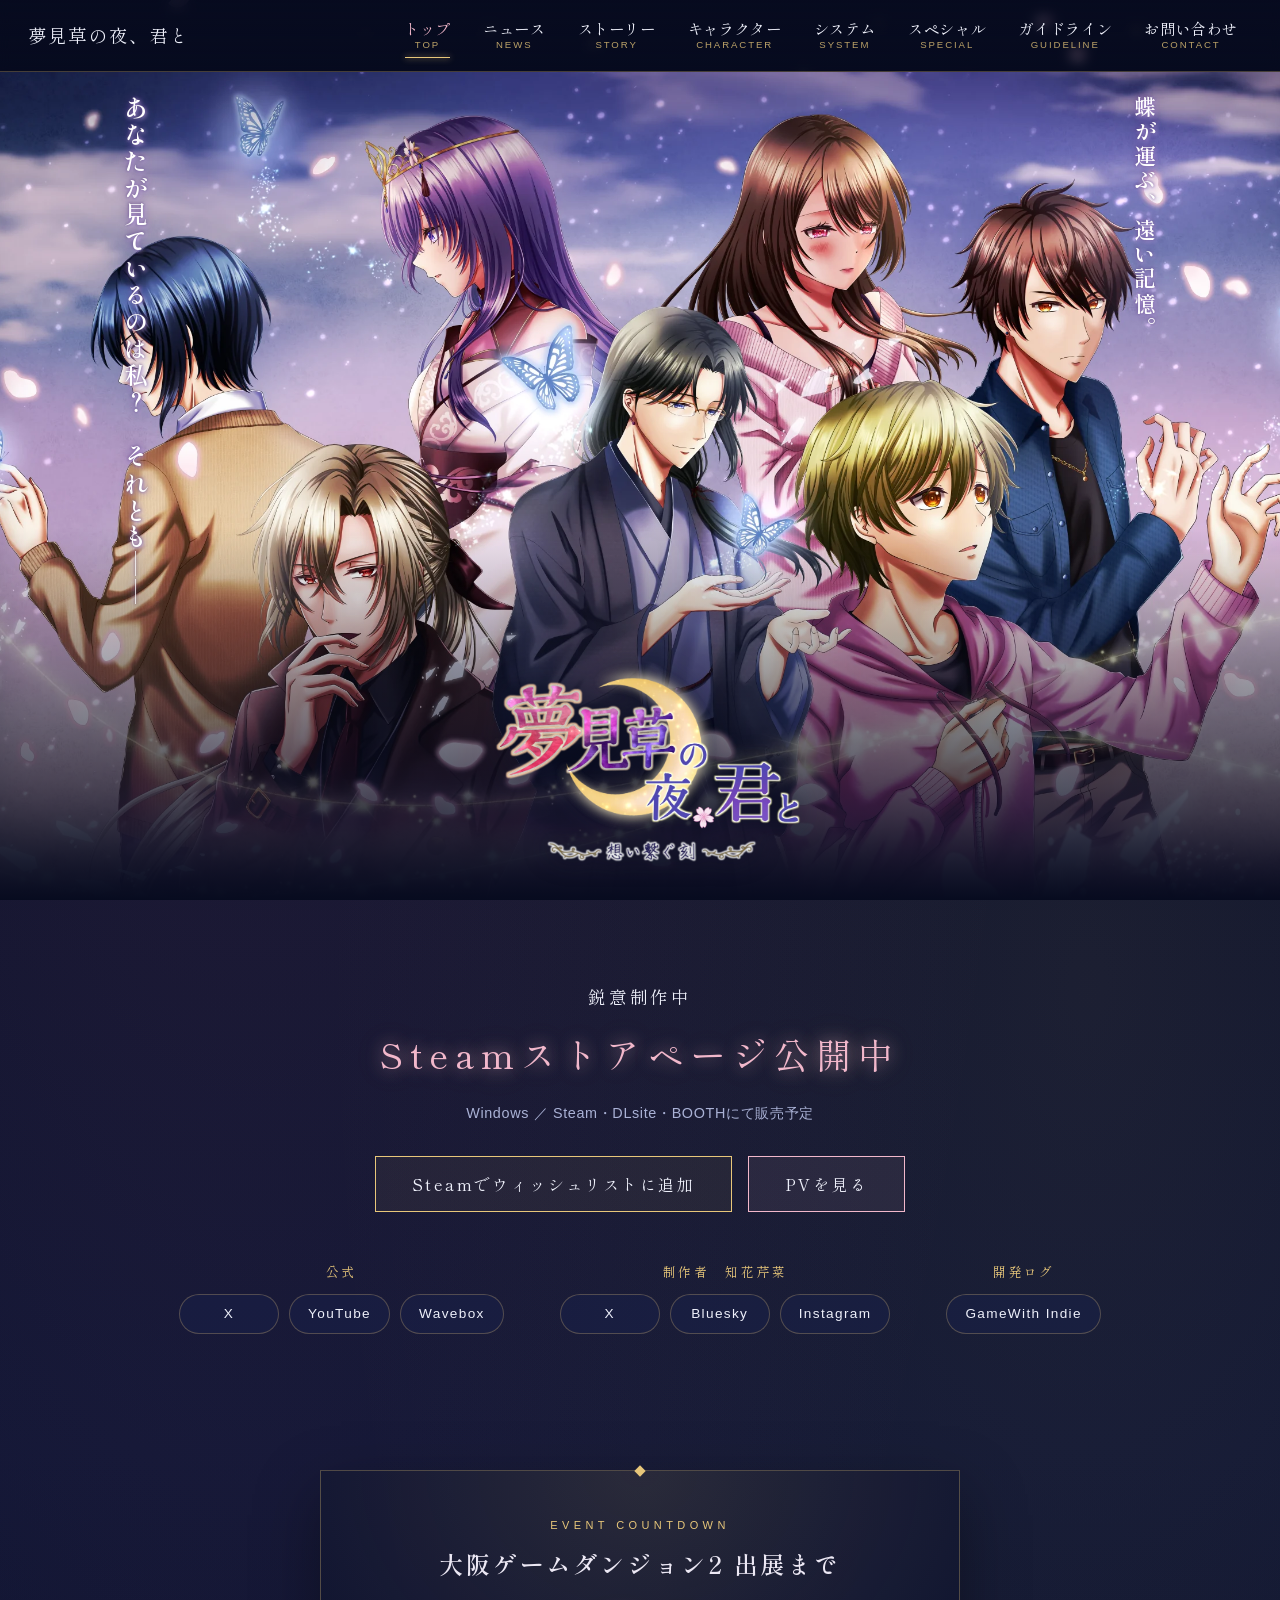
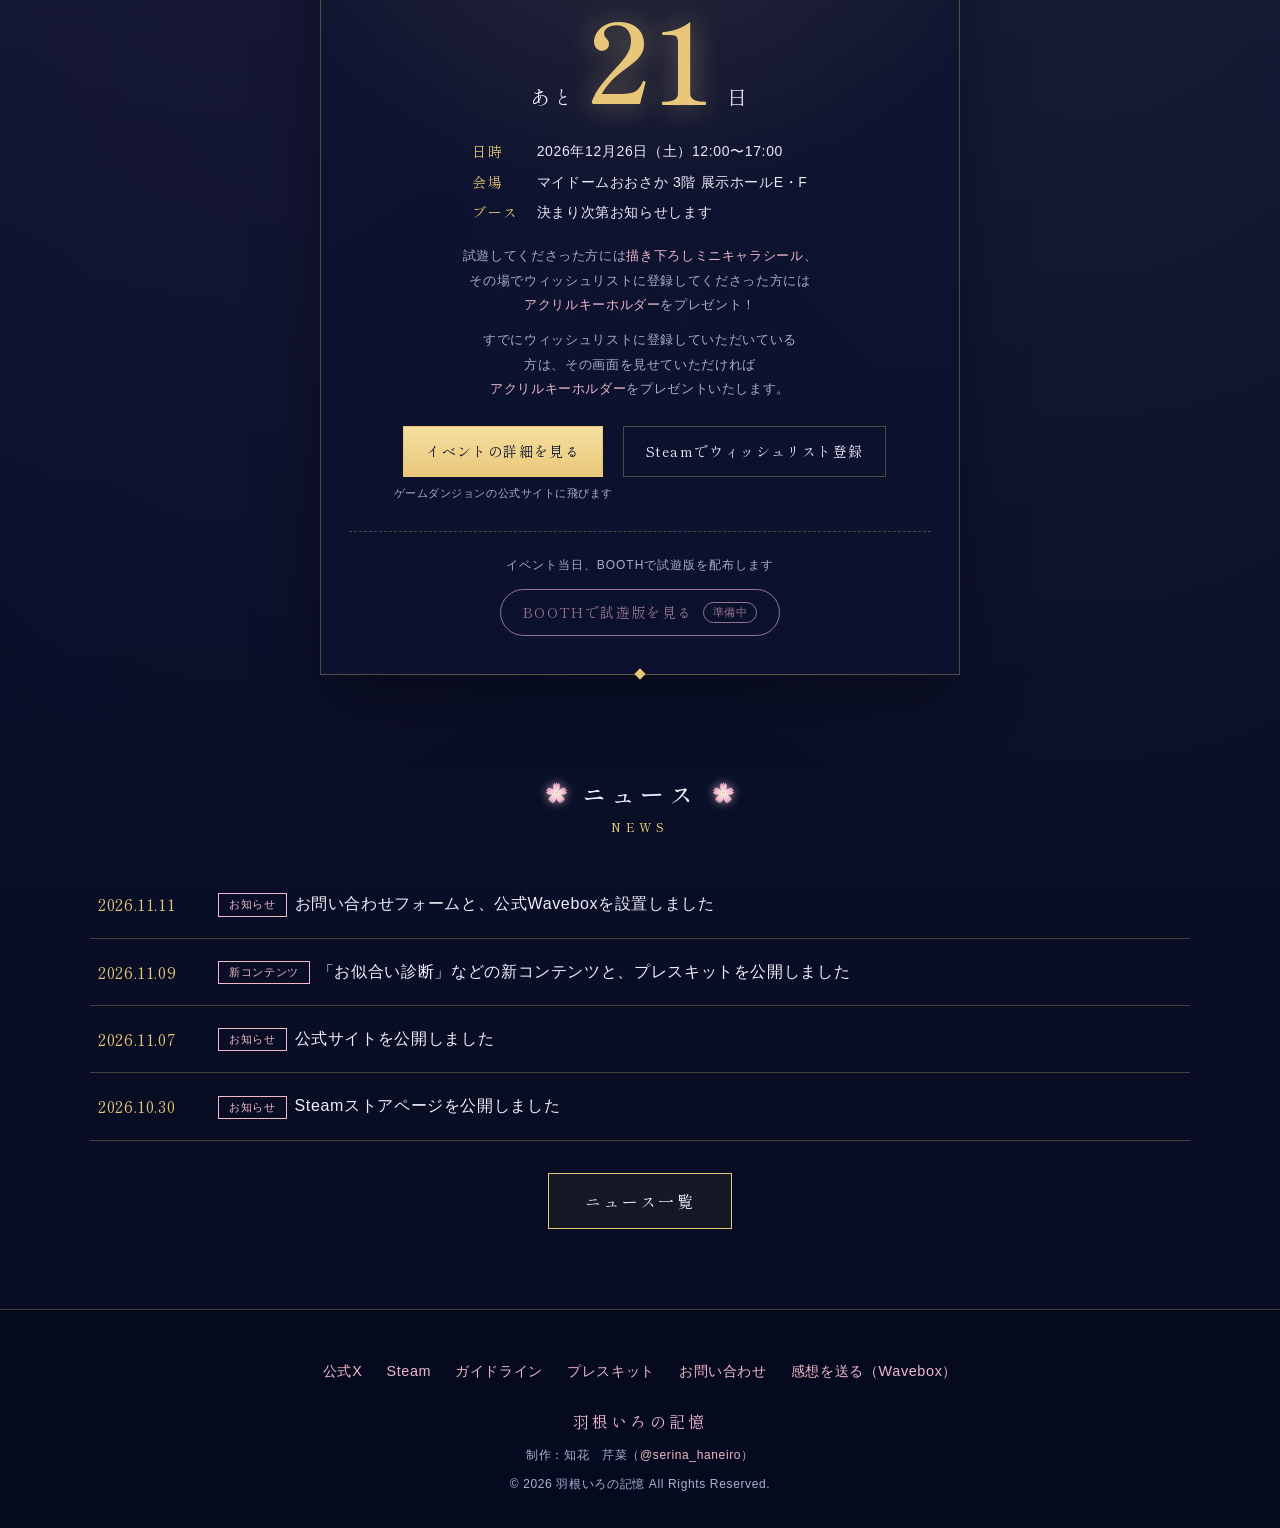
<file: index.html>
<!DOCTYPE html>
<html lang="ja">
<head>
  <meta charset="UTF-8">
  <meta name="viewport" content="width=device-width, initial-scale=1">
  <title>夢見草の夜、君と 公式サイト</title>
  <meta name="description" content="乙女ゲーム『夢見草の夜、君と ～想い繋ぐ刻～』公式サイト。前世と今世が交差する、夜桜の恋物語。">

  <!-- SNSでシェアされたときの表示（画像ができたら images/ogp.jpg を置いてください） -->
  <meta property="og:title" content="夢見草の夜、君と 公式サイト">
  <meta property="og:description" content="乙女ゲーム『夢見草の夜、君と ～想い繋ぐ刻～』公式サイト。前世と今世が交差する、夜桜の恋物語。">
  <meta property="og:type" content="website">
  <meta property="og:image" content="https://yumemigusanoyoru.github.io/yumemigusa/images/ogp.jpg">
  <meta name="twitter:card" content="summary_large_image">
  <meta property="og:site_name" content="夢見草の夜、君と 公式サイト">

  <!-- Googleに「このサイトの名前」を伝える -->
  <script type="application/ld+json">
  {
    "@context": "https://schema.org",
    "@type": "WebSite",
    "name": "夢見草の夜、君と 公式サイト",
    "alternateName": ["夢見草の夜、君と", "夢見草の夜、君と ～想い繋ぐ刻～"],
    "url": "https://yumemigusanoyoru.github.io/yumemigusa/"
  }
  </script>

  <!-- タブのアイコン（images/favicon.png を置くと表示されます） -->
  <link rel="icon" href="images/favicon.png?v=1">
  <link rel="apple-touch-icon" href="images/favicon.png?v=1">

  <link rel="preconnect" href="https://fonts.googleapis.com">
  <link rel="preconnect" href="https://fonts.gstatic.com" crossorigin>
  <link href="https://fonts.googleapis.com/css2?family=Shippori+Mincho:wght@400;500;600&family=Zen+Kaku+Gothic+New:wght@400;500&display=swap" rel="stylesheet">
  <link rel="stylesheet" href="css/style.css?v=19">
  <link rel="preload" as="image" href="images/kv.webp" media="(min-width: 769px)" fetchpriority="high">
  <link rel="preload" as="image" href="images/kv-sp.webp" media="(max-width: 768px)" fetchpriority="high">
</head>
<body>
  <canvas id="petals" aria-hidden="true"></canvas>

  <!-- ===== ヘッダー（全ページ共通） ===== -->
  <header class="site-header">
    <a href="index.html" class="site-logo">
      <!-- ロゴ画像ができたら、下の文字を <img src="images/title-logo.webp" alt="夢見草の夜、君と"> に置き換え -->
      夢見草の夜、君と
    </a>
    <button class="menu-toggle" aria-label="メニュー" aria-expanded="false">
      <span></span><span></span><span></span>
    </button>
    <nav class="global-nav">
      <ul>
        <li><a href="index.html">トップ<small>TOP</small></a></li>
        <li><a href="news.html">ニュース<small>NEWS</small></a></li>
        <li><a href="story.html">ストーリー<small>STORY</small></a></li>
        <li><a href="character.html">キャラクター<small>CHARACTER</small></a></li>
        <li><a href="system.html">システム<small>SYSTEM</small></a></li>
        <li><a href="special.html">スペシャル<small>SPECIAL</small></a></li>
        <li><a href="guideline.html">ガイドライン<small>GUIDELINE</small></a></li>
        <li><a href="contact.html">お問い合わせ<small>CONTACT</small></a></li>
      </ul>
    </nav>
  </header>

  <main>
    <!-- ===== キービジュアル ===== -->
    <section class="hero">
      <div class="hero-visual">
        <!-- キービジュアルができたら、下の div を
               <img src="images/kv.webp" alt="夢見草の夜、君と キービジュアル" fetchpriority="high">
             に置き換えてください -->
           <picture>
  <source media="(max-width: 768px)" srcset="images/kv-sp.webp">
  <img src="images/kv.webp" alt="夢見草の夜、君と キービジュアル">
</picture>
      </div>
      <p class="hero-catch hero-catch-left">あなたが見ているのは私？　それとも――</p>
      <p class="hero-catch hero-catch-right">蝶が運ぶ、遠い記憶。</p>
      <div class="hero-logo">
        <!-- タイトルロゴ画像ができたら、h1 と p を
             <img src="images/title-logo.webp" alt="夢見草の夜、君と ～想い繋ぐ刻～">
             に置き換えてください -->
                <h1><img src="images/title-logo.webp" alt="夢見草の夜、君と ～想い繋ぐ刻～"></h1>
      </div>
    </section>

    <!-- ===== 発売情報 ===== -->
    <section class="top-info container fade-in">
            <p class="release-text">鋭意制作中</p>
      <p class="steam-open">Steamストアページ公開中</p>
      <p class="platform-text">Windows ／ Steam・DLsite・BOOTHにて販売予定</p>
      <div class="btn-row">
        <!-- SteamストアページのURLに差し替えてください -->
        <a href="https://store.steampowered.com/app/4115570/" class="btn" target="_blank" rel="noopener">Steamでウィッシュリストに追加</a>
        <a href="special.html" class="btn btn-sakura">PVを見る</a>
      </div>
      <!-- SNSリンク -->
      <div class="sns-links">
        <div class="sns-group">
          <p class="sns-label">公式</p>
          <div class="sns-btns">
            <a class="sns-btn" href="https://x.com/yumemigusa_5052" target="_blank" rel="noopener">X</a>
            <a class="sns-btn" href="https://youtube.com/@yumemigusanoyorukimito" target="_blank" rel="noopener">YouTube</a>
            <a class="sns-btn" href="https://wavebox.me/wave/7bja4yynym2rl8wr/" target="_blank" rel="noopener">Wavebox</a>
          </div>
        </div>
        <div class="sns-group">
          <p class="sns-label">制作者　知花芹菜</p>
          <div class="sns-btns">
            <a class="sns-btn" href="https://x.com/serina_haneiro" target="_blank" rel="noopener">X</a>
            <a class="sns-btn" href="https://bsky.app/profile/miatann5861.bsky.social" target="_blank" rel="noopener">Bluesky</a>
            <a class="sns-btn" href="https://www.instagram.com/serina_haneiro/" target="_blank" rel="noopener">Instagram</a>
          </div>
        </div>
        <div class="sns-group">
          <p class="sns-label">開発ログ</p>
          <div class="sns-btns">
            <a class="sns-btn" href="https://indie.gamewith.jp/users/serina-haneiro" target="_blank" rel="noopener">GameWith Indie</a>
          </div>
        </div>
      </div>
    </section>

    <!-- ===== イベントカウントダウン ===== -->
    <div class="container">
      <!-- ===== 大阪ゲームダンジョン2 カウントダウン（ここから） =====
           index.html の、表示したい場所にこのブロックをまるごと貼り付けてください。
           ブース番号が決まったら、下の script 部分にある GD.booth に書き込むと表示されます。 -->
      <section class="gd-count fade-in" id="gd-count" aria-label="大阪ゲームダンジョン2までのカウントダウン">
        <i class="gd-gem gd-gem-t"></i><i class="gd-gem gd-gem-b"></i>
        <p class="gd-eyebrow">EVENT COUNTDOWN</p>
        <h2 class="gd-title" id="gd-title">大阪ゲームダンジョン2 出展まで</h2>

        <div class="gd-timer" id="gd-timer">
          <p class="gd-days"><span class="gd-label">あと</span><span class="gd-num" id="gd-d">--</span><span class="gd-label">日</span></p>
        </div>
        <p class="gd-message" id="gd-message" hidden></p>

        <dl class="gd-info">
          <dt>日時</dt><dd>2026年12月26日（土）12:00〜17:00</dd>
          <dt>会場</dt><dd>マイドームおおさか 3階 展示ホールE・F</dd>
          <dt>ブース</dt><dd id="gd-booth">決まり次第お知らせします</dd>
        </dl>
        <p class="gd-gift">試遊してくださった方には<b>描き下ろしミニキャラシール</b>、<br class="gd-br">その場でウィッシュリストに登録してくださった方には<b>アクリルキーホルダー</b>をプレゼント！</p>
        <p class="gd-gift gd-gift-sub">すでにウィッシュリストに登録していただいている方は、その画面を見せていただければ<b>アクリルキーホルダー</b>をプレゼントいたします。</p>

        <div class="gd-btns">
          <div class="gd-btn-wrap">
            <a class="gd-btn" href="https://tokyogamedungeon.com/" target="_blank" rel="noopener">イベントの詳細を見る</a>
            <small class="gd-note">ゲームダンジョンの公式サイトに飛びます</small>
          </div>
          <a class="gd-btn gd-btn-sub" href="https://store.steampowered.com/app/4115570/" target="_blank" rel="noopener">Steamでウィッシュリスト登録</a>
        </div>

        <!-- BOOTHで試遊版を配布（URLは下の script の GD.shop に入れると、自動でボタンが押せるようになります） -->
        <div class="gd-dl" id="gd-dl">
          <p class="gd-dl-label" id="gd-dl-label">イベント当日、BOOTHで試遊版を配布します</p>
          <span class="gd-dl-btn is-soon" id="gd-dl-btn" aria-disabled="true">BOOTHで試遊版を見る<span class="gd-dl-soon">準備中</span></span>
        </div>
      </section>

      <style>
        .gd-count {
          --gd-gold: var(--gold, #e8c879);
          --gd-sakura: var(--sakura, #f1b6c6);
          --gd-ink: #ece8f4;
          --gd-soft: #a9adc9;
          --gd-line: rgba(232, 200, 121, 0.3);
          --gd-title-font: var(--font-title, "Shippori Mincho", "Hiragino Mincho ProN", "Yu Mincho", serif);
          position: relative;
          max-width: 640px;
          margin: 56px auto;
          padding: 44px 28px 38px;
          text-align: center;
          color: var(--gd-ink);
          background:
            radial-gradient(90% 60% at 50% 0%, rgba(232, 200, 121, 0.12), transparent 70%),
            rgba(13, 19, 48, 0.72);
          border: 1px solid var(--gd-line);
          box-shadow: 0 24px 60px rgba(0, 0, 0, 0.35);
        }
        .gd-gem { position: absolute; left: 50%; width: 8px; height: 8px; background: var(--gd-gold); transform: translateX(-50%) rotate(45deg); }
        .gd-gem-t { top: -4px; } .gd-gem-b { bottom: -4px; }
        .gd-eyebrow { margin: 0; font-size: 11px; letter-spacing: 0.4em; color: var(--gd-gold); }
        .gd-title {
          margin: 10px 0 18px; font-family: var(--gd-title-font); font-weight: 600;
          font-size: clamp(19px, 4.6vw, 24px); letter-spacing: 0.12em; line-height: 1.5;
        }
        .gd-timer p { margin: 0; }
        .gd-days {
          display: flex; justify-content: center; align-items: baseline; gap: 10px;
          font-family: var(--gd-title-font); line-height: 1;
        }
        .gd-num {
          font-size: clamp(72px, 20vw, 112px); font-weight: 600; color: var(--gd-gold);
          font-variant-numeric: tabular-nums; letter-spacing: 0.02em;
          text-shadow: 0 0 28px rgba(232, 200, 121, 0.45);
        }
        .gd-label { font-size: clamp(16px, 4vw, 20px); color: var(--gd-ink); letter-spacing: 0.15em; }
        .gd-message {
          margin: 6px 0 4px; font-family: var(--gd-title-font); font-weight: 600;
          font-size: clamp(22px, 6vw, 30px); color: var(--gd-sakura); letter-spacing: 0.1em; line-height: 1.6;
          text-shadow: 0 0 22px rgba(241, 182, 198, 0.45);
        }
        .gd-info {
          display: grid; grid-template-columns: auto auto; justify-content: center; gap: 4px 18px;
          margin: 26px auto 18px; font-size: 14px; text-align: left;
        }
        .gd-info dt { color: var(--gd-gold); font-family: var(--gd-title-font); letter-spacing: 0.1em; }
        .gd-info dd { margin: 0; }
        .gd-gift { margin: 0 auto 24px; max-width: 32em; font-size: 13px; color: var(--gd-soft); line-height: 1.9; }
        .gd-gift b { color: var(--gd-sakura); font-weight: 500; }
        .gd-gift:has(+ .gd-gift-sub) { margin-bottom: 10px; }
        .gd-gift { text-wrap: balance; word-break: auto-phrase; }
        .gd-btns { display: flex; flex-wrap: wrap; justify-content: center; align-items: flex-start; gap: 10px; }
        .gd-btn-wrap { display: flex; flex-direction: column; align-items: center; gap: 6px; }
        .gd-note { font-size: 11px; color: var(--gd-soft); letter-spacing: 0.05em; }
        .gd-btn {
          display: inline-block; padding: 11px 22px; font-family: var(--gd-title-font); font-size: 14px;
          letter-spacing: 0.1em; text-decoration: none; color: #0d1330;
          background: linear-gradient(180deg, #f6dfa0, var(--gd-gold));
          border: 1px solid var(--gd-gold); transition: box-shadow .2s, transform .15s;
        }
        .gd-btn:hover { transform: translateY(-1px); box-shadow: 0 0 24px rgba(232, 200, 121, 0.4); }
        .gd-btn-sub { background: transparent; color: var(--gd-ink); border-color: var(--gd-line); }
        .gd-btn-sub:hover { border-color: var(--gd-sakura); box-shadow: none; }
        .gd-btn:focus-visible { outline: 2px solid var(--gd-sakura); outline-offset: 3px; }
        .gd-dl { margin-top: 28px; padding-top: 22px; border-top: 1px dashed var(--gd-line); }
        .gd-dl-label { margin: 0 0 12px; font-size: 12px; color: var(--gd-soft); letter-spacing: 0.08em; }
        .gd-dl-btn {
          display: inline-flex; align-items: center; gap: 10px; padding: 9px 22px;
          border: 1px solid var(--gd-sakura); border-radius: 999px;
          font-family: var(--gd-title-font); font-size: 14px; letter-spacing: 0.1em;
          text-decoration: none; color: var(--gd-sakura);
          transition: background .25s, box-shadow .25s; -webkit-tap-highlight-color: transparent;
        }
        @media (hover: hover) {
          a.gd-dl-btn:hover { background: rgba(241, 182, 198, 0.12); box-shadow: 0 0 16px rgba(241, 182, 198, 0.45); }
        }
        .gd-dl-btn:focus-visible { outline: 2px solid var(--gd-gold); outline-offset: 3px; }
        .gd-dl-btn.is-soon { opacity: 0.6; cursor: default; }
        .gd-dl-soon {
          padding: 0 9px; border: 1px solid var(--gd-sakura); border-radius: 999px;
          font-family: var(--font-body, sans-serif); font-size: 11px; line-height: 1.7; letter-spacing: 0.05em;
        }
        .gd-br { display: none; }
        @media (max-width: 520px) {
          .gd-count { margin: 40px auto; padding: 38px 18px 32px; }
          .gd-info { grid-template-columns: 1fr; gap: 0; text-align: center; }
          .gd-info dd { margin-bottom: 8px; }
          .gd-br { display: inline; }
        }
      </style>

      <script>
      (function () {
        /* ===== 設定（ここだけ書き換えればOK） ===== */
        const GD = {
          start: "2026-12-26T12:00:00+09:00",  // 開場（日本時間）
          end:   "2026-12-26T17:00:00+09:00",  // 終了（日本時間）
          booth: "",                           // ブース番号が決まったら "E-12" のように入れる
          shop:  ""                            // 試遊版のBOOTHページができたら、そのURLを入れる（例 "https://○○.booth.pm/items/1234567"）
        };
        /* ========================================= */

        const $ = id => document.getElementById(id);
        const start = Date.parse(GD.start), end = Date.parse(GD.end);
        if (GD.booth) $("gd-booth").textContent = GD.booth;

        // BOOTHのURLが入っていたら、「準備中」のボタンを本物のリンクに変える
        if (GD.shop) {
          const soon = $("gd-dl-btn");
          const link = document.createElement("a");
          link.className = "gd-dl-btn";
          link.id = "gd-dl-btn";
          link.href = GD.shop;
          link.target = "_blank";
          link.rel = "noopener";
          link.textContent = "BOOTHで試遊版を見る";
          soon.replaceWith(link);
        }

        function showMessage(title, msg) {
          $("gd-title").textContent = title;
          $("gd-timer").hidden = true;
          const m = $("gd-message"); m.textContent = msg; m.hidden = false;
        }

        function tick() {
          const now = Date.now();
          if (now >= end) {
            $("gd-dl-label").textContent = "BOOTHで試遊版を配布しています";
            showMessage("大阪ゲームダンジョン2", "ご来場ありがとうございました！");
            return false;
          }
          if (now >= start) $("gd-dl-label").textContent = "BOOTHで試遊版を配布しています";
          if (now >= start) {
            showMessage("大阪ゲームダンジョン2", "ただいま開催中！ ブースでお待ちしています");
            return true;
          }
          // 日本時間の「日付」で何日後かを数える（12月25日なら「あと1日」）
          const dayJST = t => Math.floor((t + 9 * 3600e3) / 86400e3);
          const d = dayJST(start) - dayJST(now);
          if (d <= 0) {  // 当日（0時〜開場前）
            showMessage("大阪ゲームダンジョン2", "本日開催！ 12:00に開場します");
            return true;
          }
          $("gd-d").textContent = d;
          return true;
        }

        if (tick()) {
          const timer = setInterval(() => { if (!tick()) clearInterval(timer); }, 60000);
        }
      })();
      </script>
      <!-- ===== 大阪ゲームダンジョン2 カウントダウン（ここまで） ===== -->
    </div>

    <!-- ===== 最新ニュース（最大4件。新しいものを一番上に足したら、一番下の1件を消してください） ===== -->
    <section class="top-news container fade-in">
      <h2 class="section-title">ニュース<span class="en">NEWS</span></h2>
      <ul class="news-list">
        <li><a href="news.html#n20261111"><span class="news-date">2026.11.11</span><span><span class="news-tag">お知らせ</span>お問い合わせフォームと、公式Waveboxを設置しました</span></a></li>
        <li><a href="news.html#n20261109"><span class="news-date">2026.11.09</span><span><span class="news-tag">新コンテンツ</span>「お似合い診断」などの新コンテンツと、プレスキットを公開しました</span></a></li>
        <li><a href="news.html#n20261107"><span class="news-date">2026.11.07</span><span><span class="news-tag">お知らせ</span>公式サイトを公開しました</span></a></li>
        <li><a href="news.html#n20261030"><span class="news-date">2026.10.30</span><span><span class="news-tag">お知らせ</span>Steamストアページを公開しました</span></a></li>
      </ul>
      <div class="btn-row" style="margin-top:32px"><a href="news.html" class="btn">ニュース一覧</a></div>
    </section>

    
  </main>

  <!-- ===== フッター（全ページ共通） ===== -->
  <footer class="site-footer">
    <ul class="footer-links">
      <!-- 公式XとSteamのURLに差し替えてください -->
      <li><a href="https://x.com/yumemigusa_5052" target="_blank" rel="noopener">公式X</a></li>
      <li><a href="https://store.steampowered.com/app/4115570/" target="_blank" rel="noopener">Steam</a></li>
            <li><a href="guideline.html">ガイドライン</a></li>
            <li><a href="presskit.html">プレスキット</a></li>
         <li><a href="contact.html">お問い合わせ</a></li>
      <li><a href="https://wavebox.me/wave/7bja4yynym2rl8wr/" target="_blank" rel="noopener">感想を送る（Wavebox）</a></li>
    </ul>
    <p class="footer-circle"><a href="https://haneironokioku.github.io/haneironokioku/" target="_blank" rel="noopener">羽根いろの記憶</a></p>
    <p class="copyright" style="margin-bottom:6px">制作：知花　芹菜（<a href="https://x.com/serina_haneiro" target="_blank" rel="noopener">@serina_haneiro</a>）</p>
    <p class="copyright">&copy; 2026 羽根いろの記憶 All Rights Reserved.</p>
  </footer>

  <!-- Cloudflare Web Analytics --><script type='module' src='https://static.cloudflareinsights.com/beacon.min.js' data-cf-beacon='{"token": "5b90241d184643a3bd6e7395674b8b5f"}'></script><!-- End Cloudflare Web Analytics -->
  <script src="js/main.js"></script>
</body>
</html>
</file>
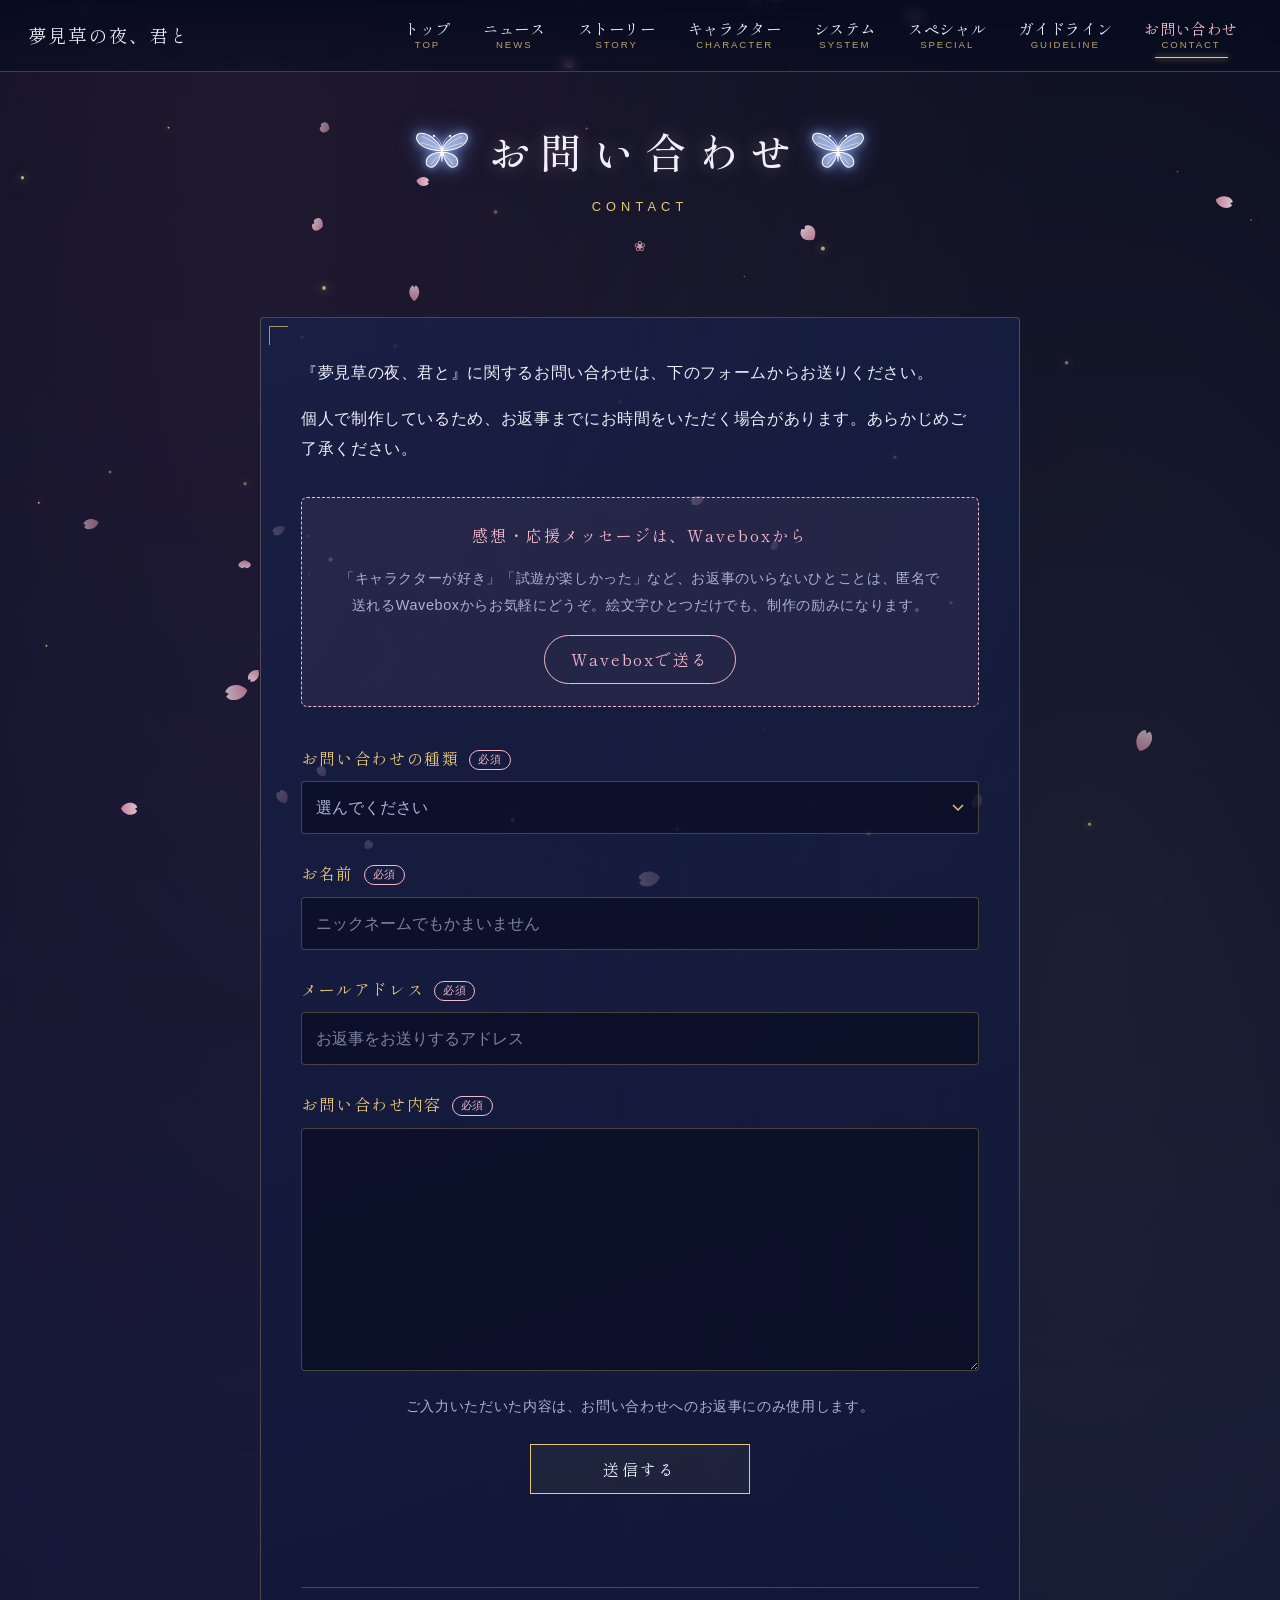
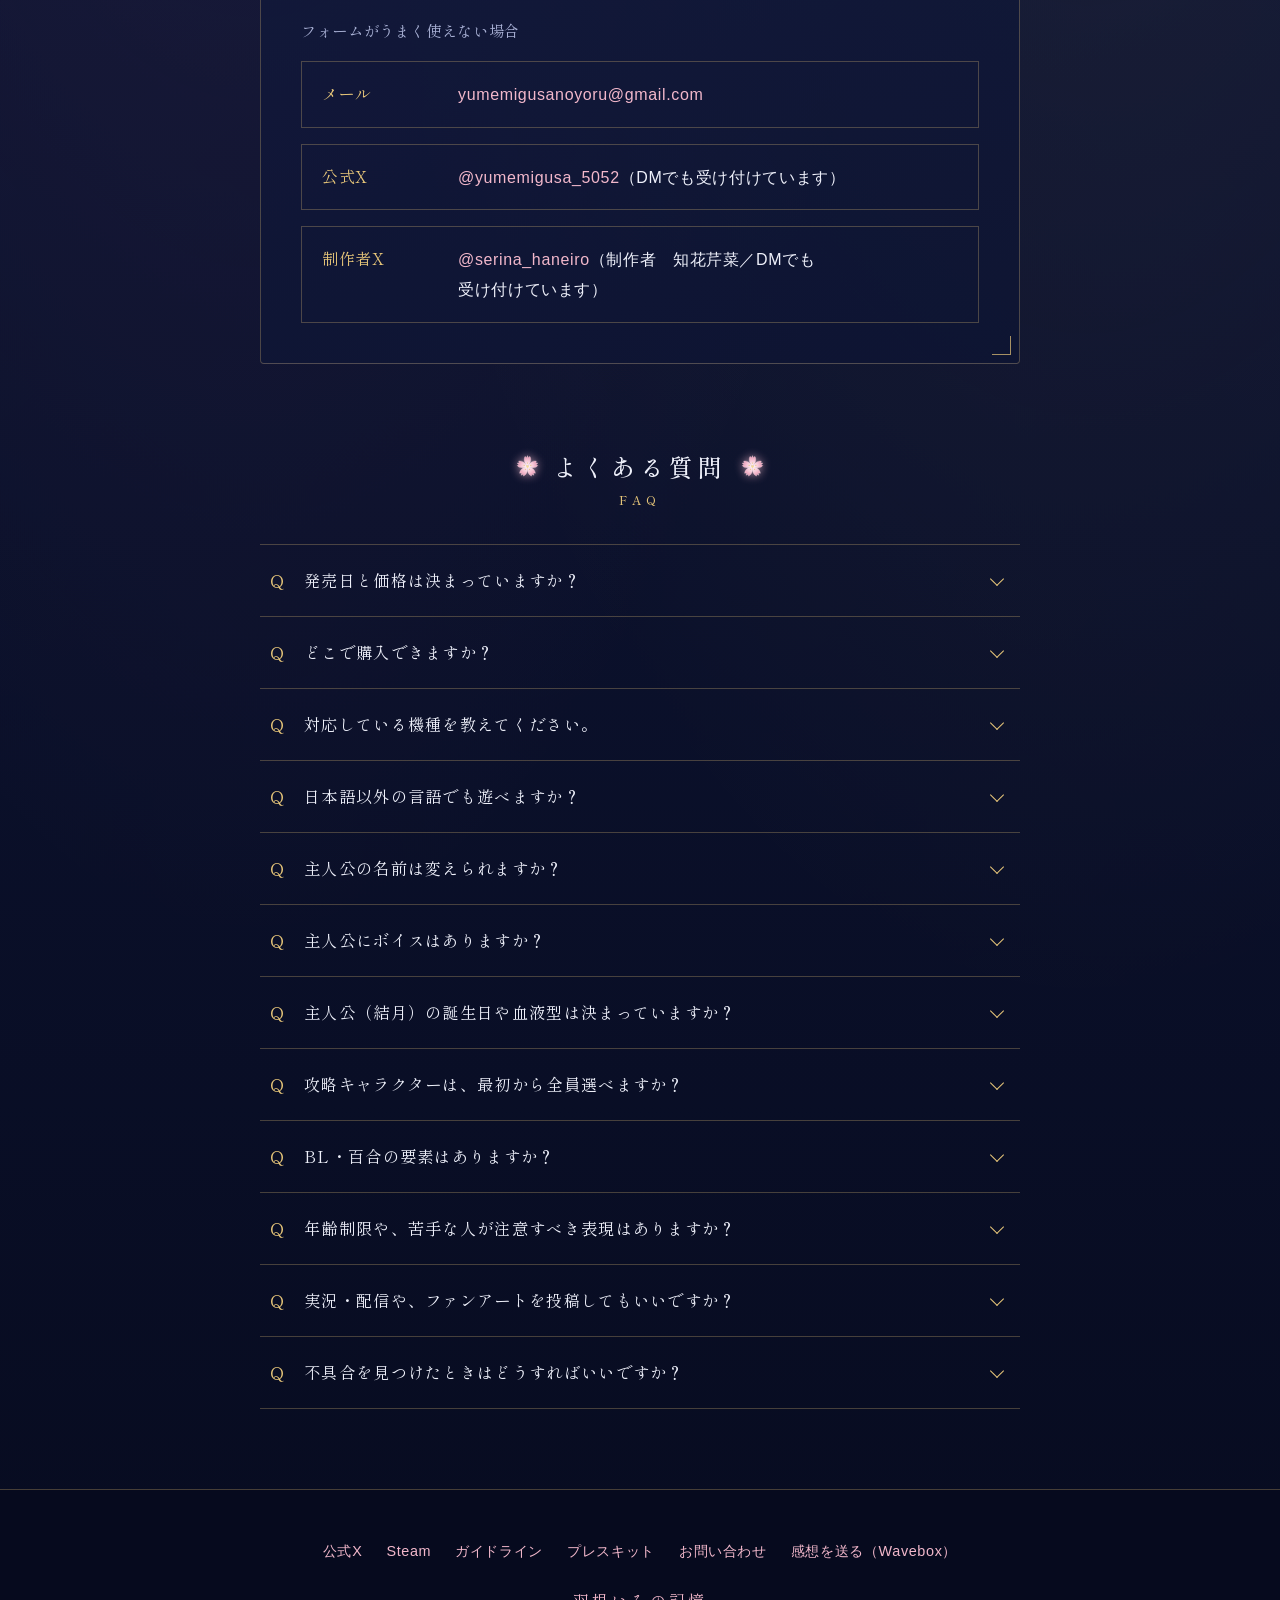
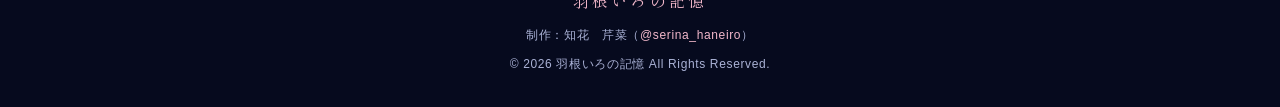
<file: contact.html>
<!DOCTYPE html>
<html lang="ja">
<head>
  <meta charset="UTF-8">
  <meta name="viewport" content="width=device-width, initial-scale=1">
  <title>お問い合わせ｜夢見草の夜、君と 公式サイト</title>
  <meta name="description" content="乙女ゲーム『夢見草の夜、君と ～想い繋ぐ刻～』公式サイト。前世と今世が交差する、夜桜の恋物語。">

  <!-- SNSでシェアされたときの表示（画像ができたら images/ogp.jpg を置いてください） -->
  <meta property="og:title" content="お問い合わせ｜夢見草の夜、君と 公式サイト">
  <meta property="og:description" content="乙女ゲーム『夢見草の夜、君と ～想い繋ぐ刻～』公式サイト。前世と今世が交差する、夜桜の恋物語。">
  <meta property="og:type" content="website">
  <meta property="og:image" content="https://yumemigusanoyoru.github.io/yumemigusa/images/ogp.jpg">
  <meta name="twitter:card" content="summary_large_image">

  <!-- タブのアイコン（images/favicon.png を置くと表示されます） -->
  <link rel="icon" href="images/favicon.png?v=1">
  <link rel="apple-touch-icon" href="images/favicon.png?v=1">

  <link rel="preconnect" href="https://fonts.googleapis.com">
  <link rel="preconnect" href="https://fonts.gstatic.com" crossorigin>
  <link href="https://fonts.googleapis.com/css2?family=Shippori+Mincho:wght@400;500;600&family=Zen+Kaku+Gothic+New:wght@400;500&display=swap" rel="stylesheet">
  <link rel="stylesheet" href="css/style.css">

  <!-- このページだけで使う見た目（お問い合わせフォーム） -->
  <style>
    .contact-form { margin-top: 36px; display: grid; gap: 24px; }
    .contact-form[hidden], .cf-done[hidden], .cf-hint[hidden] { display: none; }
    .cf-field { display: grid; gap: 8px; }
    .cf-field label {
      font-family: var(--font-title);
      color: var(--gold);
      letter-spacing: 0.1em;
    }
    .cf-req {
      display: inline-block;
      margin-left: 10px;
      padding: 0 8px;
      border: 1px solid var(--sakura);
      border-radius: 999px;
      font-family: var(--font-body);
      font-size: 0.7rem;
      line-height: 1.6;
      color: var(--sakura);
      vertical-align: 2px;
      letter-spacing: 0.05em;
    }
    .contact-form input[type="text"],
    .contact-form input[type="email"],
    .contact-form select,
    .contact-form textarea {
      width: 100%;
      padding: 12px 14px;
      border: 1px solid var(--line);
      border-radius: 4px;
      background: rgba(7, 11, 31, 0.6);
      color: var(--text);
      font-family: var(--font-body);
      font-size: 1rem;           /* 16px未満だとiPhoneで勝手に拡大されるため */
      line-height: 1.7;
      transition: border-color .3s, box-shadow .3s;
    }
    .contact-form textarea { resize: vertical; min-height: 180px; }
    .contact-form select {
      appearance: none;
      -webkit-appearance: none;
      padding-right: 40px;
      background-image: url("data:image/svg+xml,%3Csvg xmlns='http://www.w3.org/2000/svg' viewBox='0 0 12 8'%3E%3Cpath d='M1 1l5 5 5-5' fill='none' stroke='%23e8c77a' stroke-width='1.5'/%3E%3C/svg%3E");
      background-repeat: no-repeat;
      background-position: right 14px center;
      background-size: 12px 8px;
      cursor: pointer;
    }
    .contact-form select:invalid { color: var(--text-sub); }
    .contact-form option { background: #0d1433; color: var(--text); }
    .contact-form ::placeholder { color: var(--text-sub); opacity: 0.7; }
    .contact-form input:focus,
    .contact-form select:focus,
    .contact-form textarea:focus {
      outline: none;
      border-color: var(--gold);
      box-shadow: 0 0 0 3px rgba(232, 199, 122, 0.18);
    }
    .contact-form .is-error { border-color: var(--sakura-deep) !important; }
    .cf-error { color: var(--sakura); font-size: 0.85rem; }
    .cf-hint, .cf-privacy { color: var(--text-sub); font-size: 0.85rem; line-height: 1.8; }
    .cf-privacy { text-align: center; }
    .cf-trap { position: absolute; left: -9999px; width: 1px; height: 1px; opacity: 0; }
    .cf-submit { min-width: 220px; cursor: pointer; font-size: 1rem; }
    .cf-submit:disabled { opacity: 0.6; cursor: default; }
    .cf-status { min-height: 1.5em; text-align: center; font-size: 0.9rem; color: var(--sakura); }
    .cf-done {
      margin-top: 36px;
      padding: 40px 20px;
      text-align: center;
      border: 1px solid var(--line);
      border-radius: 4px;
      background: rgba(7, 11, 31, 0.4);
      outline: none;
    }
    .cf-done p { word-break: auto-phrase; }
    .cf-done-title {
      font-family: var(--font-title);
      font-size: 1.4rem;
      letter-spacing: 0.15em;
      color: var(--gold);
      margin-bottom: 12px;
      text-shadow: 0 0 14px var(--gold-soft);
    }
    /* 感想・応援メッセージ（Wavebox） */
    .wave-box {
      margin-top: 32px;
      padding: 22px 24px;
      border: 1px dashed var(--sakura);
      border-radius: 6px;
      background: rgba(242, 184, 203, 0.06);
      text-align: center;
    }
    .wave-title {
      font-family: var(--font-title);
      color: var(--sakura);
      letter-spacing: 0.12em;
      margin-bottom: 8px;
    }
    .wave-text { font-size: 0.9rem; color: var(--text-sub); line-height: 1.9; word-break: auto-phrase; margin-bottom: 16px; }
    .wave-btn {
      display: inline-block;
      padding: 8px 26px;
      border: 1px solid var(--sakura);
      border-radius: 999px;
      color: var(--sakura);
      font-family: var(--font-title);
      letter-spacing: 0.12em;
      transition: background .25s, box-shadow .25s;
      -webkit-tap-highlight-color: transparent;
    }
    @media (hover: hover) {
      .wave-btn:hover { background: rgba(242, 184, 203, 0.14); box-shadow: 0 0 16px rgba(242, 184, 203, 0.45); }
    }
    .wave-btn:focus-visible { outline: 2px solid var(--gold); outline-offset: 3px; }
    .contact-other { margin-top: 48px; padding-top: 28px; border-top: 1px solid var(--line); }
    .contact-other-title { font-family: var(--font-title); color: var(--text-sub); font-size: 0.95rem; }
    .contact-other .contact-way { margin-top: 16px; }
    .contact-other dd { word-break: auto-phrase; }
  </style>
</head>
<body>
  <canvas id="petals" aria-hidden="true"></canvas>

  <!-- ===== ヘッダー（全ページ共通） ===== -->
  <header class="site-header">
    <a href="index.html" class="site-logo">
      <!-- ロゴ画像ができたら、下の文字を <img src="images/logo.png" alt="夢見草の夜、君と"> に置き換え -->
      夢見草の夜、君と
    </a>
    <button class="menu-toggle" aria-label="メニュー" aria-expanded="false">
      <span></span><span></span><span></span>
    </button>
    <nav class="global-nav">
      <ul>
        <li><a href="index.html">トップ<small>TOP</small></a></li>
        <li><a href="news.html">ニュース<small>NEWS</small></a></li>
        <li><a href="story.html">ストーリー<small>STORY</small></a></li>
        <li><a href="character.html">キャラクター<small>CHARACTER</small></a></li>
        <li><a href="system.html">システム<small>SYSTEM</small></a></li>
        <li><a href="special.html">スペシャル<small>SPECIAL</small></a></li>
        <li><a href="guideline.html">ガイドライン<small>GUIDELINE</small></a></li>
        <li><a href="contact.html">お問い合わせ<small>CONTACT</small></a></li>
      </ul>
    </nav>
  </header>

  <main class="page-main">
    <div class="container">

      <div class="page-title fade-in">
        <h1>お問い合わせ</h1>
        <span class="en">CONTACT</span>
      </div>

      <div class="contact-box panel fade-in">
        <p>『夢見草の夜、君と』に関するお問い合わせは、下のフォームからお送りください。</p>
        <p>個人で制作しているため、お返事までにお時間をいただく場合があります。あらかじめご了承ください。</p>

        <!-- ===== 感想・応援メッセージ（Wavebox） ===== -->
        <div class="wave-box">
          <p class="wave-title">感想・応援メッセージは、Waveboxから</p>
          <p class="wave-text">「キャラクターが好き」「試遊が楽しかった」など、お返事のいらないひとことは、匿名で送れるWaveboxからお気軽にどうぞ。絵文字ひとつだけでも、制作の励みになります。</p>
          <a class="wave-btn" href="https://wavebox.me/wave/7bja4yynym2rl8wr/" target="_blank" rel="noopener">Waveboxで送る</a>
        </div>

        <!-- ===== お問い合わせフォーム（Web3Forms で送信） ===== -->
        <form class="contact-form" id="contact-form" novalidate>
          <!-- ▼ Web3Forms から届いたアクセスキーを、下の value="" の中に貼り付けてください -->
          <input type="hidden" name="access_key" value="aa933b1f-c1c1-45d4-b6d3-b38042afcd9d">
          <input type="hidden" name="from_name" value="夢見草の夜、君と 公式サイト">
          <input type="hidden" name="subject" value="【夢見草】お問い合わせが届きました">
          <!-- 迷惑メール対策（人には見えない欄です。消さないでください） -->
          <input type="checkbox" name="botcheck" class="cf-trap" tabindex="-1" autocomplete="off">

          <div class="cf-field">
            <label for="cf-kind">お問い合わせの種類<span class="cf-req">必須</span></label>
            <select id="cf-kind" name="お問い合わせの種類" required>
              <option value="" selected disabled>選んでください</option>
              <option>ゲームの不具合のご報告</option>
              <option>実況・配信、取材などのご相談</option>
              <option>そのほかのお問い合わせ</option>
            </select>
          </div>

          <div class="cf-field">
            <label for="cf-name">お名前<span class="cf-req">必須</span></label>
            <input id="cf-name" type="text" name="お名前" required autocomplete="name" placeholder="ニックネームでもかまいません">
          </div>

          <div class="cf-field">
            <label for="cf-email">メールアドレス<span class="cf-req">必須</span></label>
            <input id="cf-email" type="email" name="email" required autocomplete="email" inputmode="email" placeholder="お返事をお送りするアドレス">
          </div>

          <div class="cf-field">
            <label for="cf-message">お問い合わせ内容<span class="cf-req">必須</span></label>
            <textarea id="cf-message" name="お問い合わせ内容" rows="8" required></textarea>
            <p class="cf-hint" id="cf-bug-hint" hidden>「どの場面で」「どんな操作をしたら」「どうなったか」と、お使いのパソコンの環境（Windowsのバージョンなど）を書いていただけると、原因を調べやすくなります。</p>
          </div>

          <p class="cf-privacy">ご入力いただいた内容は、お問い合わせへのお返事にのみ使用します。</p>

          <div class="btn-row">
            <button type="submit" class="btn cf-submit">送信する</button>
          </div>
          <p class="cf-status" id="cf-status" role="status" aria-live="polite"></p>
        </form>

        <!-- 送信が終わったら、フォームの代わりにこちらを表示 -->
        <div class="cf-done" id="cf-done" hidden tabindex="-1">
          <p class="cf-done-title">送信しました</p>
          <p>お問い合わせありがとうございます。<br>内容を確認のうえ、ご入力いただいたメールアドレスへお返事いたします。</p>
        </div>

        <!-- フォーム以外の連絡先 -->
        <div class="contact-other">
          <p class="contact-other-title">フォームがうまく使えない場合</p>
          <dl class="contact-way">
            <div><dt>メール</dt><dd><a href="mailto:yumemigusanoyoru@gmail.com">yumemigusanoyoru@gmail.com</a></dd></div>
            <div><dt>公式X</dt><dd><a href="https://x.com/yumemigusa_5052" target="_blank" rel="noopener">@yumemigusa_5052</a>（DMでも受け付けています）</dd></div>
            <div><dt>制作者X</dt><dd><a href="https://x.com/serina_haneiro" target="_blank" rel="noopener">@serina_haneiro</a>（制作者　知花芹菜／DMでも受け付けています）</dd></div>
          </dl>
        </div>
      </div>

      <!-- ===== よくある質問 ===== -->
      <section class="faq fade-in" id="faq">
        <h2 class="section-title">よくある質問<span class="en">FAQ</span></h2>

        <details class="faq-item">
          <summary>発売日と価格は決まっていますか？</summary>
          <div class="faq-answer">
            <p>現在は未定です。決まり次第、<a href="news.html">ニュース</a>や公式Xでお知らせします。<br>
            Steamでウィッシュリストに登録していただくと、発売時にSteamからお知らせが届きます。</p>
          </div>
        </details>

        <details class="faq-item">
          <summary>どこで購入できますか？</summary>
          <div class="faq-answer">
            <p>Steam・DLsite・BOOTHでの販売を予定しています。</p>
          </div>
        </details>

        <details class="faq-item">
          <summary>対応している機種を教えてください。</summary>
          <div class="faq-answer">
            <p>Windows版のみの予定です。</p>
          </div>
        </details>

        <details class="faq-item">
          <summary>日本語以外の言語でも遊べますか？</summary>
          <div class="faq-answer">
            <p>日本語・英語・中国語（簡体字・繁体字）の4言語に対応予定です。ゲーム内のタイトル画面から切り替えられます。<br>
            ボイスは日本語のみです。</p>
          </div>
        </details>

        <details class="faq-item">
          <summary>主人公の名前は変えられますか？</summary>
          <div class="faq-answer">
            <p>はい、お好きな名前に変更できます。主人公の立ち絵の表示・非表示も切り替えられます。<br>
            ※イベントで遊べる試遊版では、名前は「結月」で固定です。</p>
          </div>
        </details>

        <details class="faq-item">
          <summary>主人公にボイスはありますか？</summary>
          <div class="faq-answer">
            <p>いいえ、主人公にボイスはありません。<br>
            攻略キャラクターの台詞は、フルボイス（日本語）でお楽しみいただけます。</p>
          </div>
        </details>

        <details class="faq-item">
          <summary>主人公（結月）の誕生日や血液型は決まっていますか？</summary>
          <div class="faq-answer">
            <p>公式の設定では、篠宮結月は<b>9月15日生まれ（おとめ座）・A型</b>です。<br>
            ゲーム内やキャラクター紹介では、主人公に自分を重ねて遊べるよう、あえて表記していません。<br>
            結月を一人のキャラクターとして楽しみたい方や、二次創作をされる方は、こちらの設定をご参考ください。</p>
          </div>
        </details>

        <details class="faq-item">
          <summary>攻略キャラクターは、最初から全員選べますか？</summary>
          <div class="faq-answer">
            <p>一部のキャラクターは、条件を満たすと選べるようになります。<br>
            どのキャラクターが、どうすれば選べるようになるのかは、ぜひ本編でお確かめください。</p>
          </div>
        </details>

        <details class="faq-item">
          <summary>BL・百合の要素はありますか？</summary>
          <div class="faq-answer">
            <p>ありません。<br>
            本作は、女性の主人公と攻略キャラクターとの恋愛を描く乙女ゲームです。</p>
          </div>
        </details>

        <details class="faq-item">
          <summary>年齢制限や、苦手な人が注意すべき表現はありますか？</summary>
          <div class="faq-answer">
            <p>作中に戦闘シーンや、キャラクターの死亡描写があります。苦手な方はご注意ください。</p>
          </div>
        </details>

        <details class="faq-item">
          <summary>実況・配信や、ファンアートを投稿してもいいですか？</summary>
          <div class="faq-answer">
            <p>はい、ご連絡なしで自由にどうぞ。収益化もOKです。<br>
            詳しくは<a href="guideline.html">ガイドライン</a>をご覧ください。</p>
          </div>
        </details>

        <details class="faq-item">
          <summary>不具合を見つけたときはどうすればいいですか？</summary>
          <div class="faq-answer">
            <p>お手数ですが、上の<a href="#contact-form">お問い合わせフォーム</a>から、種類を「ゲームの不具合のご報告」にしてお送りください。<br>
            「どの場面で」「どんな操作をしたら」「どうなったか」と、お使いのパソコンの環境（Windowsのバージョンなど）を書いていただけると、原因を調べやすくなります。</p>
          </div>
        </details>
      </section>

    </div>
  </main>

  <!-- ===== フッター（全ページ共通） ===== -->
  <footer class="site-footer">
    <ul class="footer-links">
      <!-- 公式XとSteamのURLに差し替えてください -->
      <li><a href="https://x.com/yumemigusa_5052" target="_blank" rel="noopener">公式X</a></li>
      <li><a href="https://store.steampowered.com/app/4115570/" target="_blank" rel="noopener">Steam</a></li>
            <li><a href="guideline.html">ガイドライン</a></li>
            <li><a href="presskit.html">プレスキット</a></li>
         <li><a href="contact.html">お問い合わせ</a></li>
      <li><a href="https://wavebox.me/wave/7bja4yynym2rl8wr/" target="_blank" rel="noopener">感想を送る（Wavebox）</a></li>
    </ul>
    <p class="footer-circle"><a href="https://haneironokioku.github.io/haneironokioku/" target="_blank" rel="noopener">羽根いろの記憶</a></p>
    <p class="copyright" style="margin-bottom:6px">制作：知花　芹菜（<a href="https://x.com/serina_haneiro" target="_blank" rel="noopener">@serina_haneiro</a>）</p>
    <p class="copyright">&copy; 2026 羽根いろの記憶 All Rights Reserved.</p>
  </footer>

  <!-- Cloudflare Web Analytics --><script type='module' src='https://static.cloudflareinsights.com/beacon.min.js' data-cf-beacon='{"token": "5b90241d184643a3bd6e7395674b8b5f"}'></script><!-- End Cloudflare Web Analytics -->
  <script src="js/main.js"></script>
  <script>
  /* ===== お問い合わせフォームの送信 ===== */
  (function () {
    const form = document.getElementById("contact-form");
    if (!form) return;
    const status = document.getElementById("cf-status");
    const button = form.querySelector(".cf-submit");
    const kind = document.getElementById("cf-kind");
    const bugHint = document.getElementById("cf-bug-hint");

    // 「不具合のご報告」を選んだときだけ、書き方のヒントを出す
    kind.addEventListener("change", () => {
      bugHint.hidden = kind.value !== "ゲームの不具合のご報告";
    });

    // 入力のチェック
    function check() {
      let firstBad = null;
      form.querySelectorAll(".cf-error").forEach(e => e.remove());
      form.querySelectorAll(".is-error").forEach(e => e.classList.remove("is-error"));
      form.querySelectorAll("[required]").forEach(el => {
        let msg = "";
        if (!el.value.trim()) msg = el.tagName === "SELECT" ? "選んでください" : "入力してください";
        else if (el.type === "email" && !el.checkValidity()) msg = "メールアドレスの形が正しくないようです";
        if (msg) {
          el.classList.add("is-error");
          const p = document.createElement("p");
          p.className = "cf-error";
          p.textContent = msg;
          el.after(p);
          if (!firstBad) firstBad = el;
        }
      });
      if (firstBad) firstBad.focus();
      return !firstBad;
    }

    form.addEventListener("submit", async (e) => {
      e.preventDefault();
      if (!check()) return;

      const data = Object.fromEntries(new FormData(form));
      if (data.access_key.includes("ここに")) {
        status.textContent = "フォームは準備中です。お手数ですが、下のメールアドレスかXのDMからご連絡ください。";
        return;
      }
      data.subject = "【夢見草】" + data["お問い合わせの種類"] + "（" + data["お名前"] + " さん）";

      button.disabled = true;
      button.textContent = "送信中…";
      status.textContent = "";
      try {
        const res = await fetch("https://api.web3forms.com/submit", {
          method: "POST",
          headers: { "Content-Type": "application/json", Accept: "application/json" },
          body: JSON.stringify(data)
        });
        const json = await res.json().catch(() => ({}));
        if (res.ok && json.success !== false) {
          form.hidden = true;
          const done = document.getElementById("cf-done");
          done.hidden = false;
          done.focus();
          done.scrollIntoView({ behavior: "smooth", block: "center" });
        } else {
          throw new Error(json.message || res.status);
        }
      } catch (err) {
        status.textContent = "送信できませんでした。時間をおいてもう一度お試しいただくか、下のメールアドレスかXのDMからご連絡ください。";
        button.disabled = false;
        button.textContent = "送信する";
      }
    });
  })();
  </script>
</body>
</html>
</file>
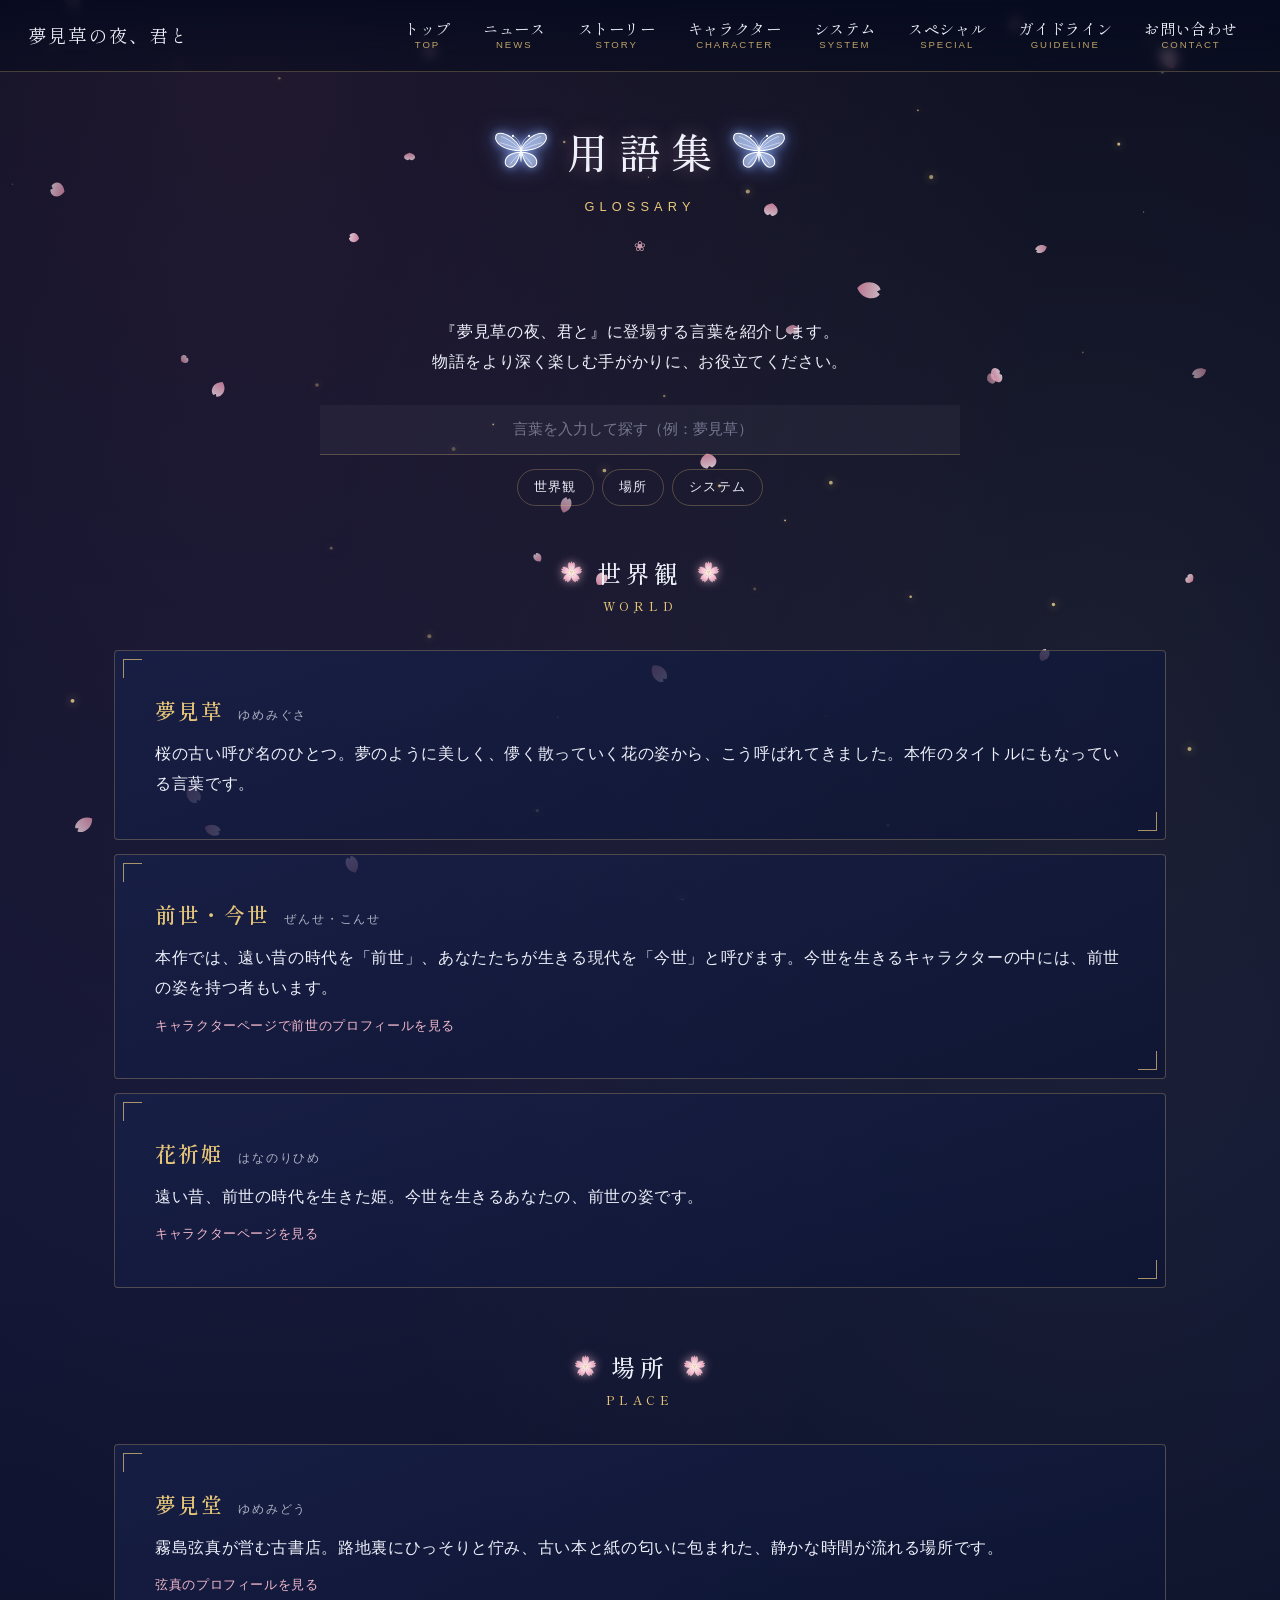
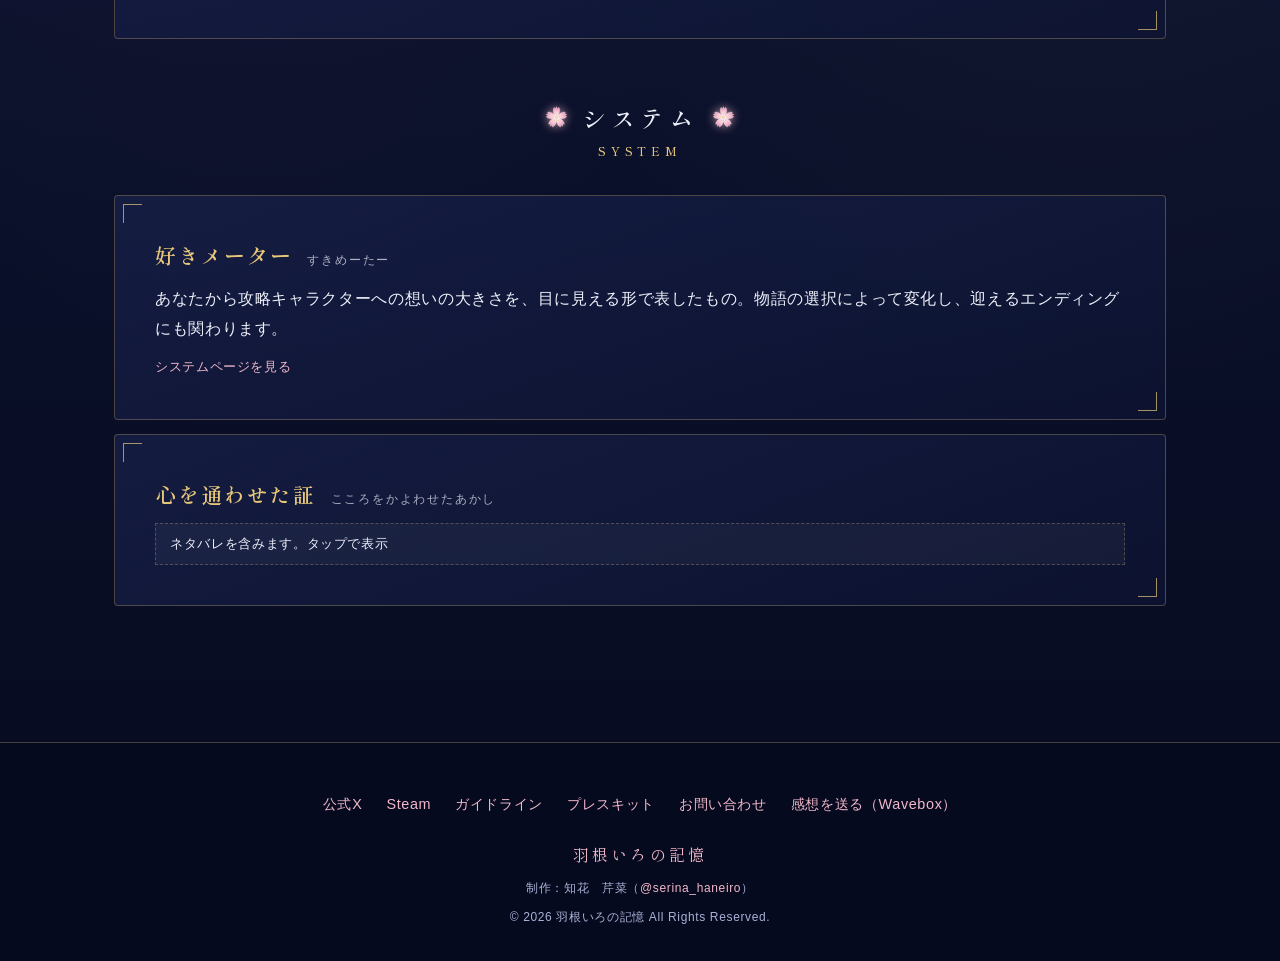
<file: glossary.html>
<!DOCTYPE html>
<html lang="ja">
<head>
  <meta charset="UTF-8">
  <meta name="viewport" content="width=device-width, initial-scale=1">
  <title>用語集｜夢見草の夜、君と 公式サイト</title>
  <meta name="description" content="乙女ゲーム『夢見草の夜、君と ～想い繋ぐ刻～』に登場する言葉や場所、システムを解説する用語集です。">

  <!-- SNSでシェアされたときの表示 -->
  <meta property="og:title" content="用語集｜夢見草の夜、君と 公式サイト">
  <meta property="og:description" content="乙女ゲーム『夢見草の夜、君と ～想い繋ぐ刻～』に登場する言葉や場所、システムを解説する用語集です。">
  <meta property="og:type" content="website">
  <meta property="og:image" content="https://yumemigusanoyoru.github.io/yumemigusa/images/ogp.jpg">
  <meta name="twitter:card" content="summary_large_image">

  <!-- タブのアイコン -->
  <link rel="icon" href="images/favicon.png?v=1">
  <link rel="apple-touch-icon" href="images/favicon.png?v=1">

  <link rel="preconnect" href="https://fonts.googleapis.com">
  <link rel="preconnect" href="https://fonts.gstatic.com" crossorigin>
  <link href="https://fonts.googleapis.com/css2?family=Shippori+Mincho:wght@400;500;600&family=Zen+Kaku+Gothic+New:wght@400;500&display=swap" rel="stylesheet">
  <link rel="stylesheet" href="css/style.css?v=19">

  <!-- このページだけで使う見た目 -->
  <style>
    .gl-lead { text-align: center; margin: 0 auto 28px; max-width: 36em; line-height: 1.9; }
    .gl-tools { display: grid; gap: 14px; justify-items: center; margin: 0 auto 44px; max-width: 640px; }
    .gl-search {
      width: 100%; font: inherit; font-size: 15px; color: inherit; text-align: center;
      background: rgba(255, 255, 255, 0.04); border: 0; border-bottom: 1px solid var(--line, rgba(232, 200, 121, 0.3));
      padding: 10px 12px; border-radius: 0;
    }
    .gl-search::placeholder { color: rgba(169, 173, 201, 0.6); }
    .gl-search:focus { outline: none; border-bottom-color: var(--sakura, #f1b6c6); background: rgba(241, 182, 198, 0.06); }
    .gl-index { display: flex; flex-wrap: wrap; justify-content: center; gap: 8px; margin: 0; padding: 0; list-style: none; }
    .gl-index a {
      display: inline-block; padding: 5px 16px; font-size: 13px; letter-spacing: 0.1em; text-decoration: none; color: inherit;
      border: 1px solid var(--line, rgba(232, 200, 121, 0.3)); border-radius: 999px; transition: border-color .2s, color .2s;
    }
    .gl-index a:hover { border-color: var(--gold, #e8c879); color: var(--gold, #e8c879); }

    .gl-group { margin-bottom: 56px; scroll-margin-top: 90px; }
    .gl-list { display: grid; gap: 14px; margin: 0; }
    .gl-item { scroll-margin-top: 90px; transition: box-shadow .4s; }
    .gl-item:target { box-shadow: 0 0 0 1px var(--gold, #e8c879), 0 0 28px rgba(232, 200, 121, 0.3); }
    .gl-item dt { display: flex; flex-wrap: wrap; align-items: baseline; gap: 4px 14px; margin-bottom: 8px; }
    .gl-term { font-family: var(--font-title, "Shippori Mincho", serif); font-weight: 600; font-size: 1.3em; letter-spacing: 0.1em; color: var(--gold, #e8c879); }
    .gl-ruby { font-size: 12px; letter-spacing: 0.15em; opacity: .7; }
    .gl-item dd { margin: 0; line-height: 1.9; }
    .gl-related { margin-top: 10px; font-size: 13px; }
    .gl-related a { margin-right: 1em; }

    /* ネタバレを含む用語：押すまで隠す */
    .gl-spoiler-btn {
      font: inherit; font-size: 13px; color: inherit; cursor: pointer; letter-spacing: 0.05em;
      background: rgba(255, 255, 255, 0.04); border: 1px dashed var(--line, rgba(232, 200, 121, 0.3)); padding: 8px 14px; width: 100%; text-align: left;
    }
    .gl-spoiler-btn:hover { border-color: var(--sakura, #f1b6c6); }
    .gl-item[hidden], .gl-group[hidden], .gl-empty[hidden] { display: none !important; }
    .gl-empty { text-align: center; opacity: .75; margin: 0 0 40px; }
    @media (max-width: 600px) { .gl-term { font-size: 1.18em; } }
  </style>
</head>
<body>
  <canvas id="petals" aria-hidden="true"></canvas>

  <!-- ===== ヘッダー（全ページ共通） ===== -->
  <header class="site-header">
    <a href="index.html" class="site-logo">
      夢見草の夜、君と
    </a>
    <button class="menu-toggle" aria-label="メニュー" aria-expanded="false">
      <span></span><span></span><span></span>
    </button>
    <nav class="global-nav">
      <ul>
        <li><a href="index.html">トップ<small>TOP</small></a></li>
        <li><a href="news.html">ニュース<small>NEWS</small></a></li>
        <li><a href="story.html">ストーリー<small>STORY</small></a></li>
        <li><a href="character.html">キャラクター<small>CHARACTER</small></a></li>
        <li><a href="system.html">システム<small>SYSTEM</small></a></li>
        <li><a href="special.html">スペシャル<small>SPECIAL</small></a></li>
        <li><a href="guideline.html">ガイドライン<small>GUIDELINE</small></a></li>
        <li><a href="contact.html">お問い合わせ<small>CONTACT</small></a></li>
      </ul>
    </nav>
  </header>

  <main class="page-main">
    <div class="container">

      <div class="page-title fade-in">
        <h1>用語集</h1>
        <span class="en">GLOSSARY</span>
      </div>

      <p class="gl-lead fade-in">『夢見草の夜、君と』に登場する言葉を紹介します。<br>物語をより深く楽しむ手がかりに、お役立てください。</p>

      <div class="gl-tools fade-in">
        <label for="gl-search" class="visually-hidden" style="position:absolute;width:1px;height:1px;overflow:hidden;clip:rect(0 0 0 0)">用語を検索</label>
        <input id="gl-search" class="gl-search" type="search" placeholder="言葉を入力して探す（例：夢見草）" autocomplete="off">
        <ul class="gl-index">
          <li><a href="#cat-world">世界観</a></li>
          <li><a href="#cat-place">場所</a></li>
          <li><a href="#cat-system">システム</a></li>
        </ul>
      </div>
      <p class="gl-empty" id="gl-empty" hidden>見つかりませんでした。別の言葉でお試しください。</p>

      <!--
        ===== 用語の追加のしかた =====
        下の <div class="gl-item panel" …> 〜 </div> のまとまりをコピーして、
        ・id … 英数字の名前（ストーリーページなどから glossary.html#この名前 で直接リンクできます）
        ・data-key … 検索に引っかけたい言葉（読みがなや別の呼び方をスペース区切りで）
        ・gl-term … 用語　・gl-ruby … 読みがな　・dd … 説明
        を書き換えてください。
        ネタバレを含む用語は、dd に class="gl-spoiler" を付けると「タップで表示」になります。
      -->

      <!-- ===== 世界観 ===== -->
      <section class="gl-group" id="cat-world">
        <h2 class="section-title fade-in">世界観<span class="en">WORLD</span></h2>
        <dl class="gl-list">
          <div class="gl-item panel fade-in" id="yumemigusa" data-key="夢見草 ゆめみぐさ 桜 さくら">
            <dt><span class="gl-term">夢見草</span><span class="gl-ruby">ゆめみぐさ</span></dt>
            <dd>桜の古い呼び名のひとつ。夢のように美しく、儚く散っていく花の姿から、こう呼ばれてきました。本作のタイトルにもなっている言葉です。</dd>
          </div>
          <div class="gl-item panel fade-in" id="zense-konse" data-key="前世 今世 ぜんせ こんせ">
            <dt><span class="gl-term">前世・今世</span><span class="gl-ruby">ぜんせ・こんせ</span></dt>
            <dd>本作では、遠い昔の時代を「前世」、あなたたちが生きる現代を「今世」と呼びます。今世を生きるキャラクターの中には、前世の姿を持つ者もいます。
              <p class="gl-related"><a href="character.html">キャラクターページで前世のプロフィールを見る</a></p>
            </dd>
          </div>
          <div class="gl-item panel fade-in" id="hananorihime" data-key="花祈姫 はなのりひめ 姫">
            <dt><span class="gl-term">花祈姫</span><span class="gl-ruby">はなのりひめ</span></dt>
            <dd>遠い昔、前世の時代を生きた姫。今世を生きるあなたの、前世の姿です。
              <p class="gl-related"><a href="character.html">キャラクターページを見る</a></p>
            </dd>
          </div>
        </dl>
      </section>

      <!-- ===== 場所 ===== -->
      <section class="gl-group" id="cat-place">
        <h2 class="section-title fade-in">場所<span class="en">PLACE</span></h2>
        <dl class="gl-list">
          <div class="gl-item panel fade-in" id="yumemido" data-key="夢見堂 ゆめみどう 古書店 本屋 弦真">
            <dt><span class="gl-term">夢見堂</span><span class="gl-ruby">ゆめみどう</span></dt>
            <dd>霧島弦真が営む古書店。路地裏にひっそりと佇み、古い本と紙の匂いに包まれた、静かな時間が流れる場所です。
              <p class="gl-related"><a href="character.html">弦真のプロフィールを見る</a></p>
            </dd>
          </div>
        </dl>
      </section>

      <!-- ===== システム ===== -->
      <section class="gl-group" id="cat-system">
        <h2 class="section-title fade-in">システム<span class="en">SYSTEM</span></h2>
        <dl class="gl-list">
          <div class="gl-item panel fade-in" id="suki-meter" data-key="好きメーター すきめーたー 好感度">
            <dt><span class="gl-term">好きメーター</span><span class="gl-ruby">すきめーたー</span></dt>
            <dd>あなたから攻略キャラクターへの想いの大きさを、目に見える形で表したもの。物語の選択によって変化し、迎えるエンディングにも関わります。
              <p class="gl-related"><a href="system.html">システムページを見る</a></p>
            </dd>
          </div>
          <div class="gl-item panel fade-in" id="akashi" data-key="心を通わせた証 あかし アクセサリー ネックレス ブレスレット 髪留め イヤリング 指輪">
            <dt><span class="gl-term">心を通わせた証</span><span class="gl-ruby">こころをかよわせたあかし</span></dt>
            <dd class="gl-spoiler">想いを通わせた攻略キャラクターから、あなたへ贈られるアクセサリー。弦真はネックレス、光成はブレスレット、詩音は髪留め、涼馬はイヤリング、伊織は指輪を贈ります。</dd>
          </div>
        </dl>
      </section>

    </div>
  </main>

  <!-- ===== フッター（全ページ共通） ===== -->
  <footer class="site-footer">
    <ul class="footer-links">
      <li><a href="https://x.com/yumemigusa_5052" target="_blank" rel="noopener">公式X</a></li>
      <li><a href="https://store.steampowered.com/app/4115570/" target="_blank" rel="noopener">Steam</a></li>
         <li><a href="guideline.html">ガイドライン</a></li>
            <li><a href="presskit.html">プレスキット</a></li>
      <li><a href="contact.html">お問い合わせ</a></li>
      <li><a href="https://wavebox.me/wave/7bja4yynym2rl8wr/" target="_blank" rel="noopener">感想を送る（Wavebox）</a></li>
    </ul>
    <p class="footer-circle"><a href="https://haneironokioku.github.io/haneironokioku/" target="_blank" rel="noopener">羽根いろの記憶</a></p>
    <p class="copyright" style="margin-bottom:6px">制作：知花　芹菜（<a href="https://x.com/serina_haneiro" target="_blank" rel="noopener">@serina_haneiro</a>）</p>
    <p class="copyright">&copy; 2026 羽根いろの記憶 All Rights Reserved.</p>
  </footer>

  <!-- Cloudflare Web Analytics --><script type='module' src='https://static.cloudflareinsights.com/beacon.min.js' data-cf-beacon='{"token": "5b90241d184643a3bd6e7395674b8b5f"}'></script><!-- End Cloudflare Web Analytics -->
  <script src="js/main.js"></script>
  <script>
  (function () {
    // ネタバレの用語は、押すまで説明を隠す
    document.querySelectorAll(".gl-spoiler").forEach(dd => {
      const body = document.createElement("div");
      while (dd.firstChild) body.appendChild(dd.firstChild);
      body.hidden = true;
      const btn = document.createElement("button");
      btn.type = "button"; btn.className = "gl-spoiler-btn";
      btn.textContent = "ネタバレを含みます。タップで表示";
      btn.setAttribute("aria-expanded", "false");
      btn.onclick = () => { body.hidden = false; btn.remove(); };
      dd.append(btn, body);
    });

    // 検索：用語・読みがな・data-key に入力した言葉が含まれるものだけ表示
    const input = document.getElementById("gl-search"), empty = document.getElementById("gl-empty");
    const norm = s => s.toLowerCase().replace(/[ァ-ヶ]/g, c => String.fromCharCode(c.charCodeAt(0) - 0x60));
    input.addEventListener("input", () => {
      const q = norm(input.value.trim());
      let hits = 0;
      document.querySelectorAll(".gl-group").forEach(g => {
        let any = false;
        g.querySelectorAll(".gl-item").forEach(it => {
          const hay = norm((it.dataset.key || "") + " " + it.querySelector("dt").textContent);
          const ok = !q || hay.includes(q);
          it.hidden = !ok; if (ok) { any = true; hits++; }
        });
        g.hidden = !any;
      });
      empty.hidden = hits > 0;
    });
  })();
  </script>
</body>
</html>
</file>
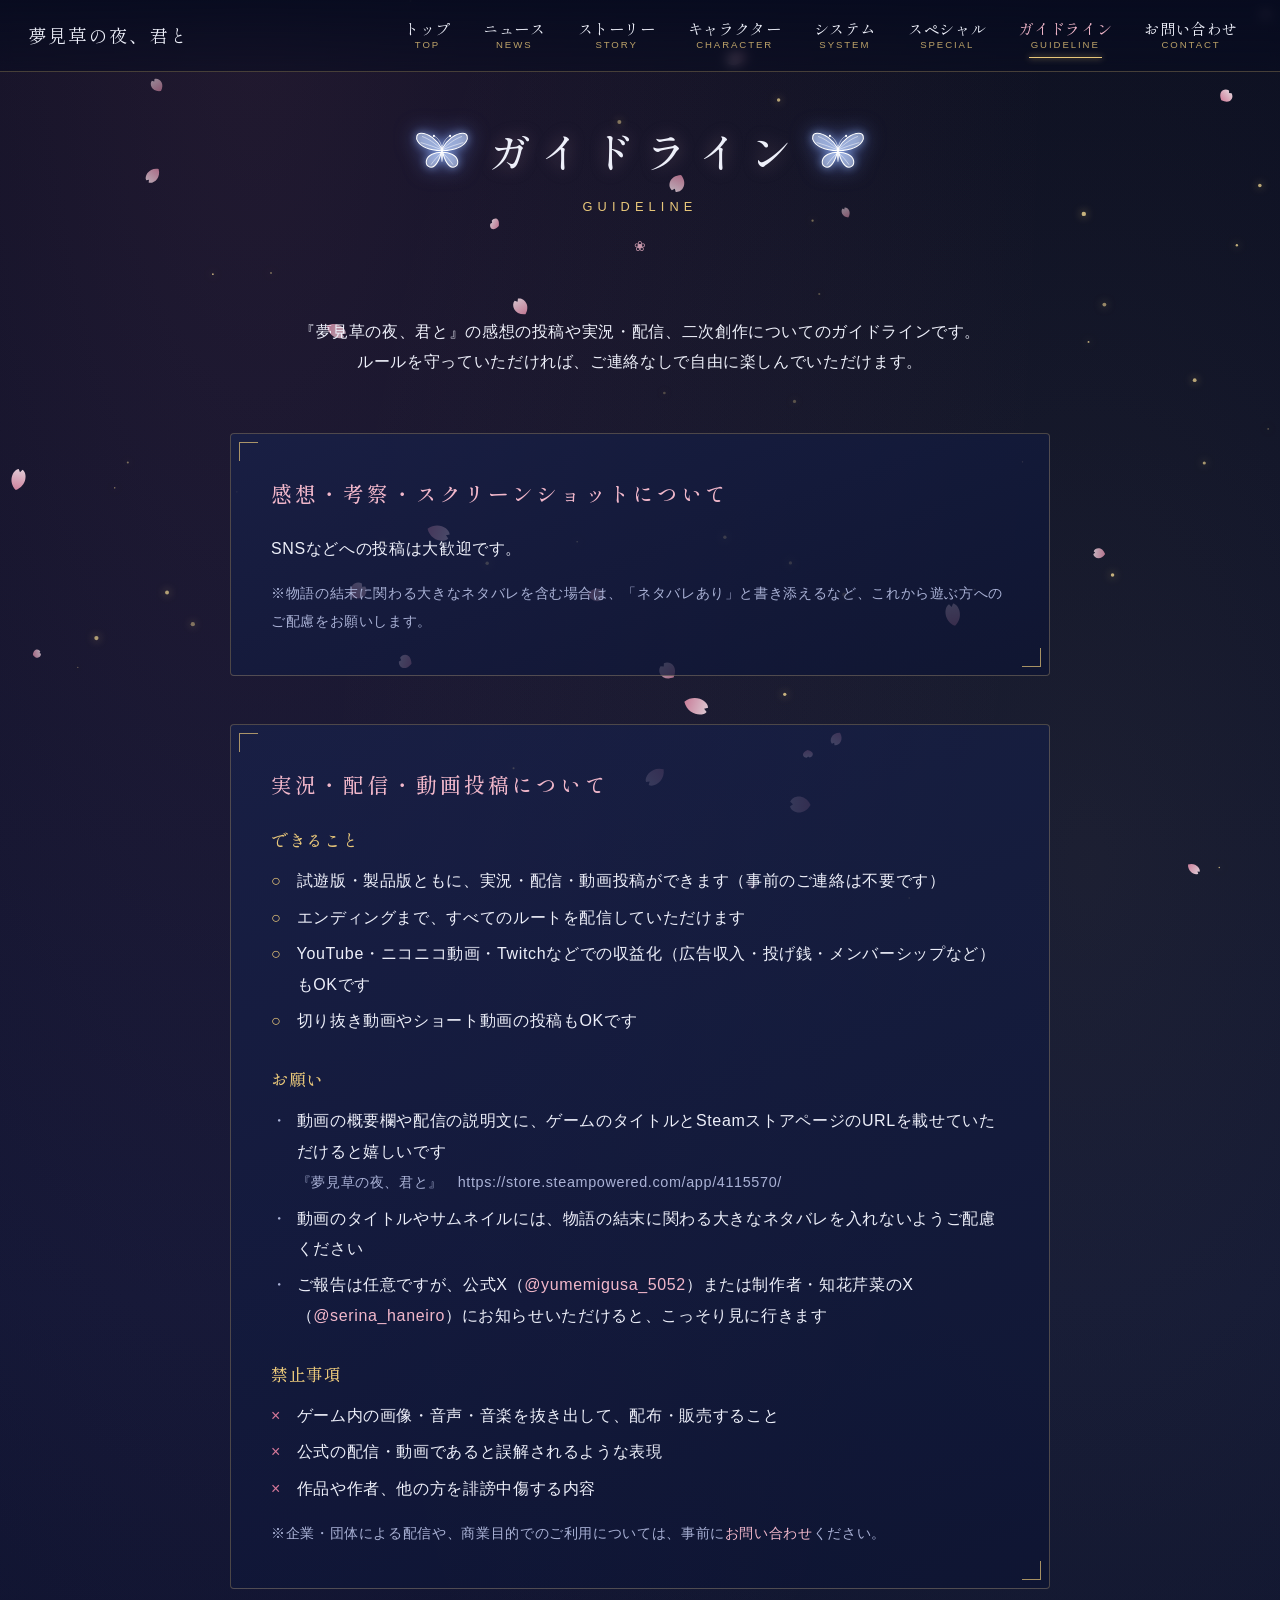
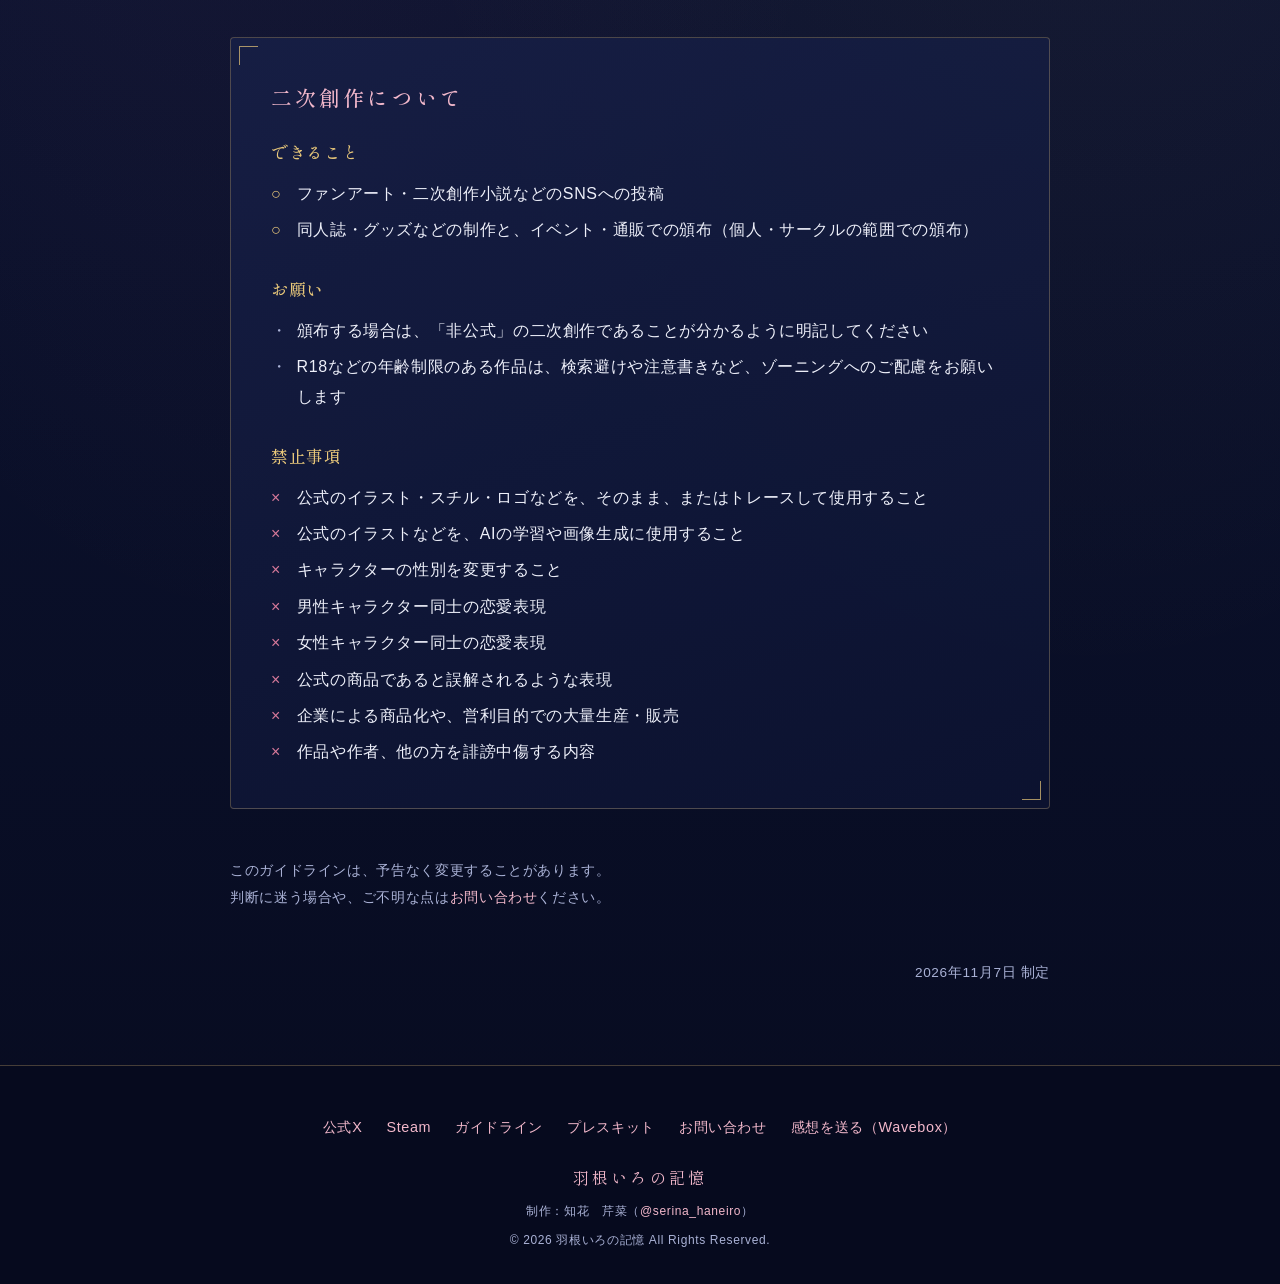
<file: guideline.html>
<!DOCTYPE html>
<html lang="ja">
<head>
  <meta charset="UTF-8">
  <meta name="viewport" content="width=device-width, initial-scale=1">
  <title>ガイドライン｜夢見草の夜、君と 公式サイト</title>
  <meta name="description" content="乙女ゲーム『夢見草の夜、君と ～想い繋ぐ刻～』公式サイト。前世と今世が交差する、夜桜の恋物語。">

  <!-- SNSでシェアされたときの表示 -->
  <meta property="og:title" content="ガイドライン｜夢見草の夜、君と 公式サイト">
  <meta property="og:description" content="乙女ゲーム『夢見草の夜、君と ～想い繋ぐ刻～』公式サイト。前世と今世が交差する、夜桜の恋物語。">
  <meta property="og:type" content="website">
  <meta property="og:image" content="https://yumemigusanoyoru.github.io/yumemigusa/images/ogp.jpg">
  <meta name="twitter:card" content="summary_large_image">

  <!-- タブのアイコン（images/favicon.png を置くと表示されます） -->
  <link rel="icon" href="images/favicon.png?v=1">
  <link rel="apple-touch-icon" href="images/favicon.png?v=1">

  <link rel="preconnect" href="https://fonts.googleapis.com">
  <link rel="preconnect" href="https://fonts.gstatic.com" crossorigin>
  <link href="https://fonts.googleapis.com/css2?family=Shippori+Mincho:wght@400;500;600&family=Zen+Kaku+Gothic+New:wght@400;500&display=swap" rel="stylesheet">
  <link rel="stylesheet" href="css/style.css?v=19">

  <!-- このページだけで使う見た目 -->
  <style>
    .guide-intro { max-width: 820px; margin: 0 auto 56px; text-align: center; }
    .guide-section { max-width: 820px; margin: 0 auto 48px; }
    .guide-section h2 {
      font-family: var(--font-title);
      font-weight: 500;
      font-size: 1.3rem;
      letter-spacing: 0.15em;
      color: var(--sakura);
      margin-bottom: 20px;
    }
    .guide-section h3 {
      font-family: var(--font-title);
      font-weight: 500;
      font-size: 1.05rem;
      color: var(--gold);
      margin: 28px 0 10px;
    }
    .guide-section h3:first-of-type { margin-top: 0; }
    .guide-section ul { list-style: none; }
    .guide-section li { position: relative; padding-left: 1.6em; }
    .guide-section li + li { margin-top: 6px; }
    .guide-section li::before { position: absolute; left: 0; }
    .ok li::before { content: "○"; color: var(--gold); }
    .ng li::before { content: "×"; color: var(--sakura-deep); }
    .ask li::before { content: "・"; color: var(--text-sub); }
    .guide-note { color: var(--text-sub); font-size: 0.9rem; margin-top: 16px; overflow-wrap: anywhere; }
    .guide-date { text-align: right; color: var(--text-sub); font-size: 0.85rem; max-width: 820px; margin: 0 auto; }
  </style>
</head>
<body>
  <canvas id="petals" aria-hidden="true"></canvas>

  <!-- ===== ヘッダー（全ページ共通） ===== -->
  <header class="site-header">
    <a href="index.html" class="site-logo">
      夢見草の夜、君と
    </a>
    <button class="menu-toggle" aria-label="メニュー" aria-expanded="false">
      <span></span><span></span><span></span>
    </button>
    <nav class="global-nav">
      <ul>
        <li><a href="index.html">トップ<small>TOP</small></a></li>
        <li><a href="news.html">ニュース<small>NEWS</small></a></li>
        <li><a href="story.html">ストーリー<small>STORY</small></a></li>
        <li><a href="character.html">キャラクター<small>CHARACTER</small></a></li>
        <li><a href="system.html">システム<small>SYSTEM</small></a></li>
        <li><a href="special.html">スペシャル<small>SPECIAL</small></a></li>
        <li><a href="guideline.html">ガイドライン<small>GUIDELINE</small></a></li>
        <li><a href="contact.html">お問い合わせ<small>CONTACT</small></a></li>
      </ul>
    </nav>
  </header>

  <main class="page-main">
    <div class="container">

      <div class="page-title fade-in">
        <h1>ガイドライン</h1>
        <span class="en">GUIDELINE</span>
      </div>

      <p class="guide-intro fade-in">『夢見草の夜、君と』の感想の投稿や実況・配信、二次創作についてのガイドラインです。<br>
      ルールを守っていただければ、ご連絡なしで自由に楽しんでいただけます。</p>

      <!-- ===== 感想・考察・スクリーンショット ===== -->
      <section class="guide-section panel fade-in">
        <h2>感想・考察・スクリーンショットについて</h2>
        <p>SNSなどへの投稿は大歓迎です。</p>
        <p class="guide-note">※物語の結末に関わる大きなネタバレを含む場合は、「ネタバレあり」と書き添えるなど、これから遊ぶ方へのご配慮をお願いします。</p>
      </section>

      <!-- ===== 実況・配信 ===== -->
      <section class="guide-section panel fade-in">
        <h2>実況・配信・動画投稿について</h2>

        <h3>できること</h3>
        <ul class="ok">
          <li>試遊版・製品版ともに、実況・配信・動画投稿ができます（事前のご連絡は不要です）</li>
          <li>エンディングまで、すべてのルートを配信していただけます</li>
          <li>YouTube・ニコニコ動画・Twitchなどでの収益化（広告収入・投げ銭・メンバーシップなど）もOKです</li>
          <li>切り抜き動画やショート動画の投稿もOKです</li>
        </ul>

        <h3>お願い</h3>
        <ul class="ask">
          <li>動画の概要欄や配信の説明文に、ゲームのタイトルとSteamストアページのURLを載せていただけると嬉しいです<br>
          <span class="guide-note">『夢見草の夜、君と』　https://store.steampowered.com/app/4115570/</span></li>
          <li>動画のタイトルやサムネイルには、物語の結末に関わる大きなネタバレを入れないようご配慮ください</li>
          <li>ご報告は任意ですが、公式X（<a href="https://x.com/yumemigusa_5052" target="_blank" rel="noopener">@yumemigusa_5052</a>）または制作者・知花芹菜のX（<a href="https://x.com/serina_haneiro" target="_blank" rel="noopener">@serina_haneiro</a>）にお知らせいただけると、こっそり見に行きます</li>
        </ul>

        <h3>禁止事項</h3>
        <ul class="ng">
          <li>ゲーム内の画像・音声・音楽を抜き出して、配布・販売すること</li>
          <li>公式の配信・動画であると誤解されるような表現</li>
          <li>作品や作者、他の方を誹謗中傷する内容</li>
        </ul>

        <p class="guide-note">※企業・団体による配信や、商業目的でのご利用については、事前に<a href="contact.html">お問い合わせ</a>ください。</p>
      </section>

      <!-- ===== 二次創作 ===== -->
      <section class="guide-section panel fade-in">
        <h2>二次創作について</h2>

        <h3>できること</h3>
        <ul class="ok">
          <li>ファンアート・二次創作小説などのSNSへの投稿</li>
          <li>同人誌・グッズなどの制作と、イベント・通販での頒布（個人・サークルの範囲での頒布）</li>
        </ul>

        <h3>お願い</h3>
        <ul class="ask">
          <li>頒布する場合は、「非公式」の二次創作であることが分かるように明記してください</li>
          <li>R18などの年齢制限のある作品は、検索避けや注意書きなど、ゾーニングへのご配慮をお願いします</li>
        </ul>

        <h3>禁止事項</h3>
        <ul class="ng">
          <li>公式のイラスト・スチル・ロゴなどを、そのまま、またはトレースして使用すること</li>
          <li>公式のイラストなどを、AIの学習や画像生成に使用すること</li>
          <li>キャラクターの性別を変更すること</li>
          <li>男性キャラクター同士の恋愛表現</li>
          <li>女性キャラクター同士の恋愛表現</li>
          <li>公式の商品であると誤解されるような表現</li>
          <li>企業による商品化や、営利目的での大量生産・販売</li>
          <li>作品や作者、他の方を誹謗中傷する内容</li>
        </ul>
      </section>

      <!-- ===== その他 ===== -->
      <section class="guide-section fade-in">
        <p class="guide-note">このガイドラインは、予告なく変更することがあります。<br>
        判断に迷う場合や、ご不明な点は<a href="contact.html">お問い合わせ</a>ください。</p>
      </section>

      <p class="guide-date">2026年11月7日 制定</p>

    </div>
  </main>

  <!-- ===== フッター（全ページ共通） ===== -->
  <footer class="site-footer">
    <ul class="footer-links">
      <li><a href="https://x.com/yumemigusa_5052" target="_blank" rel="noopener">公式X</a></li>
      <li><a href="https://store.steampowered.com/app/4115570/" target="_blank" rel="noopener">Steam</a></li>
         <li><a href="guideline.html">ガイドライン</a></li>
            <li><a href="presskit.html">プレスキット</a></li>
      <li><a href="contact.html">お問い合わせ</a></li>
      <li><a href="https://wavebox.me/wave/7bja4yynym2rl8wr/" target="_blank" rel="noopener">感想を送る（Wavebox）</a></li>
    </ul>
    <p class="footer-circle"><a href="https://haneironokioku.github.io/haneironokioku/" target="_blank" rel="noopener">羽根いろの記憶</a></p>
    <p class="copyright" style="margin-bottom:6px">制作：知花　芹菜（<a href="https://x.com/serina_haneiro" target="_blank" rel="noopener">@serina_haneiro</a>）</p>
    <p class="copyright">&copy; 2026 羽根いろの記憶 All Rights Reserved.</p>
  </footer>

  <!-- Cloudflare Web Analytics --><script type='module' src='https://static.cloudflareinsights.com/beacon.min.js' data-cf-beacon='{"token": "5b90241d184643a3bd6e7395674b8b5f"}'></script><!-- End Cloudflare Web Analytics -->
  <script src="js/main.js"></script>
</body>
</html>
</file>
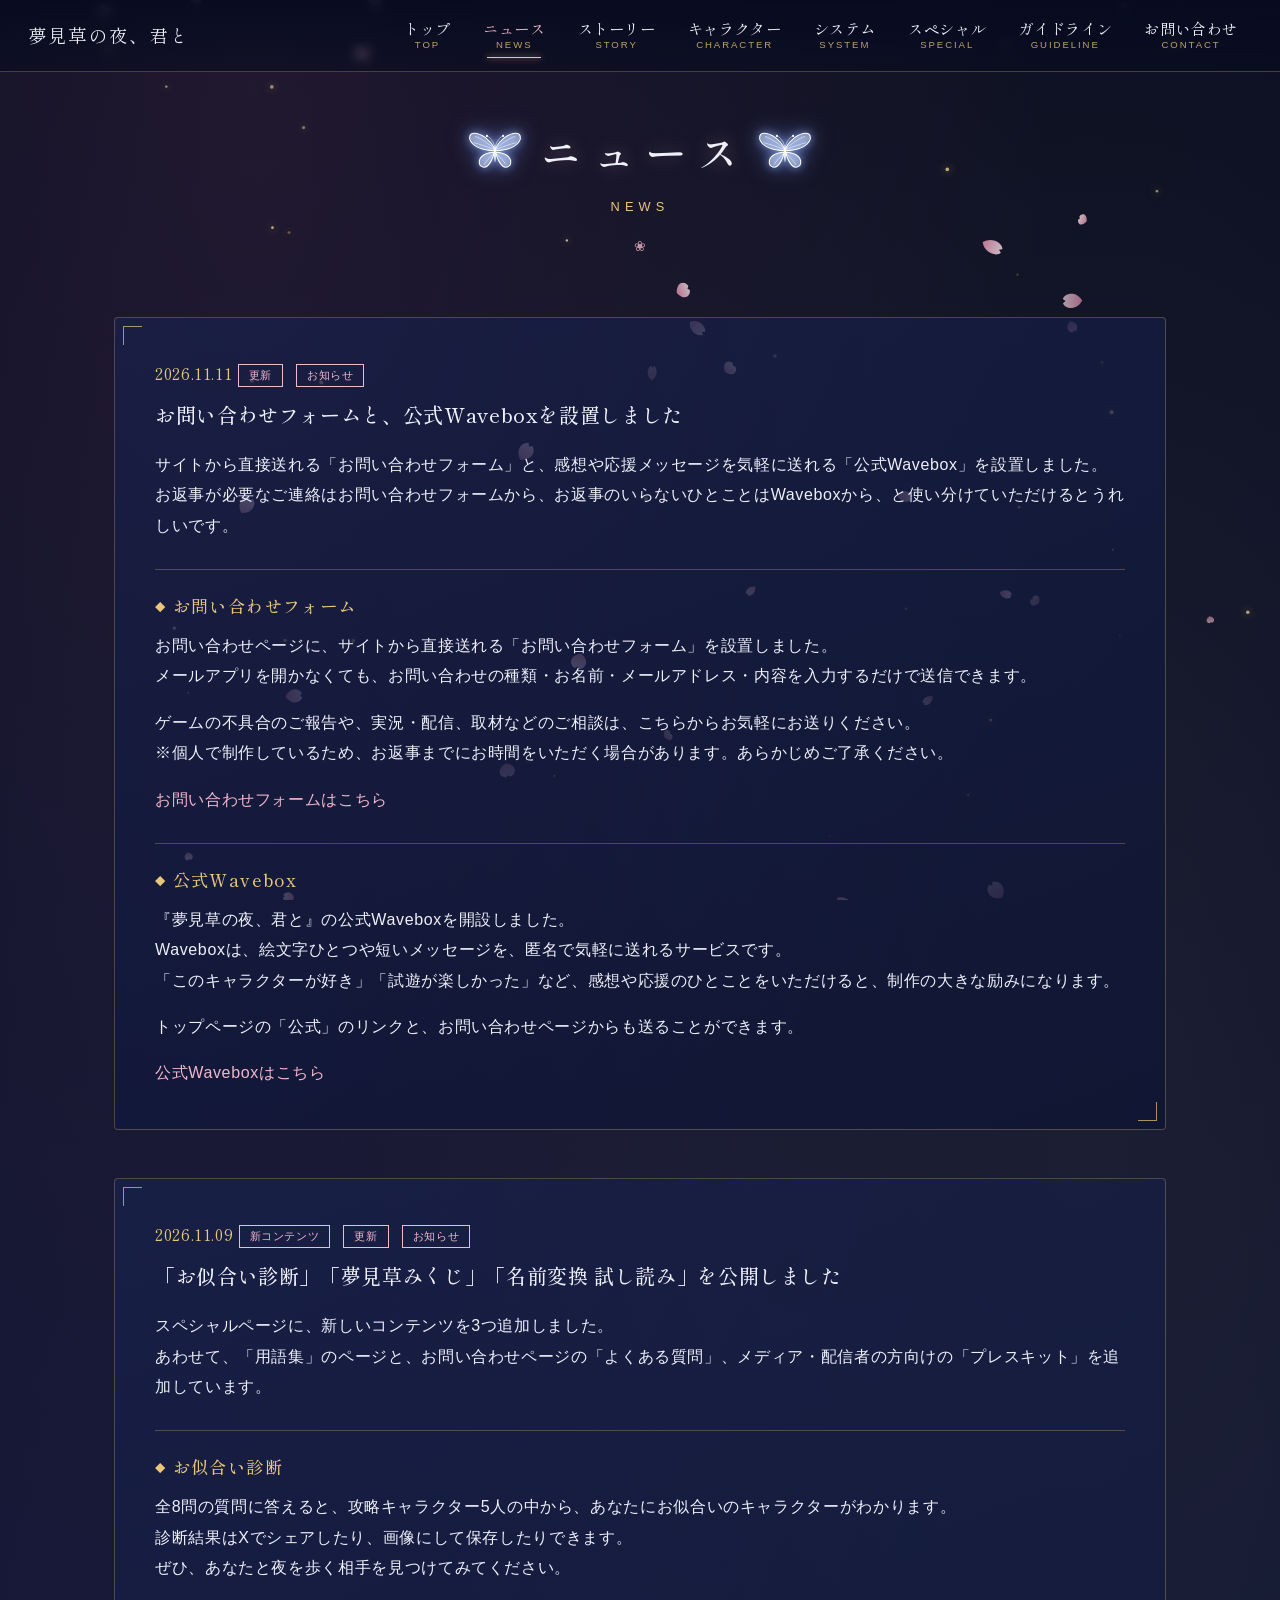
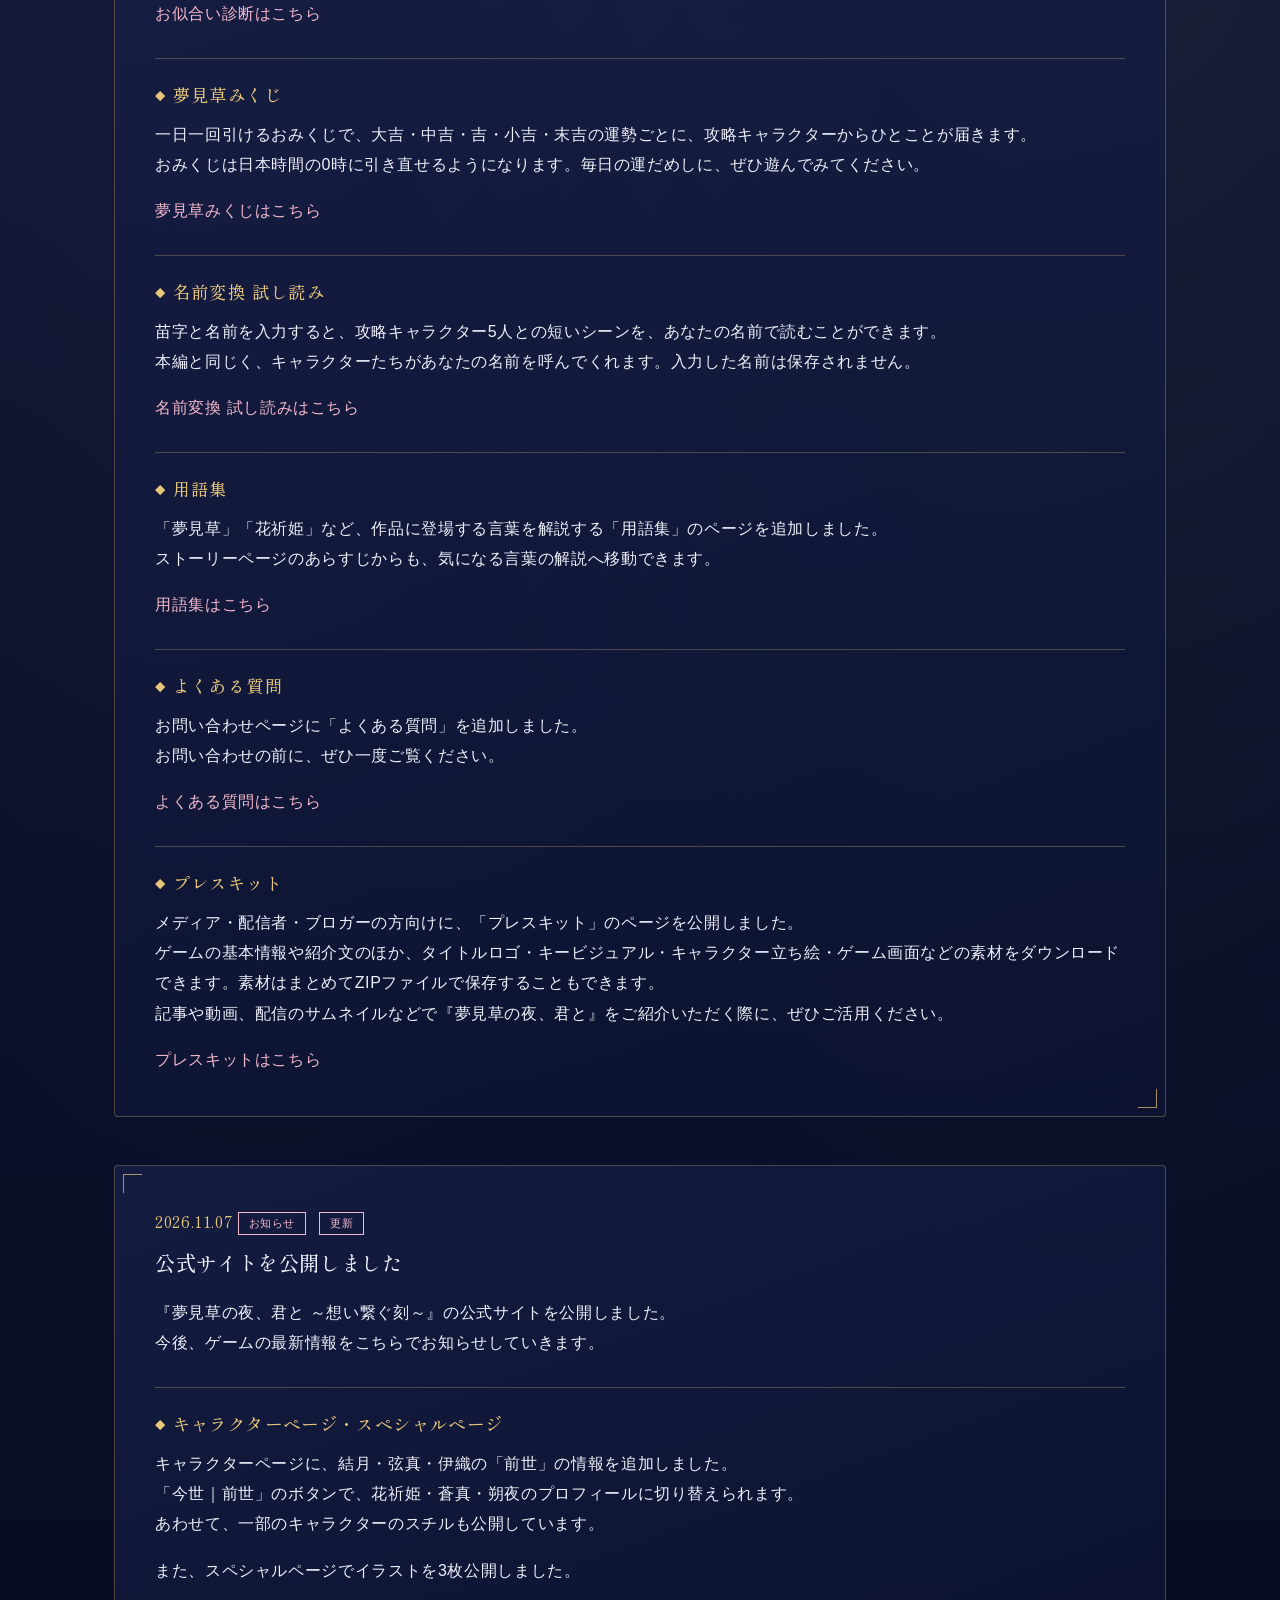
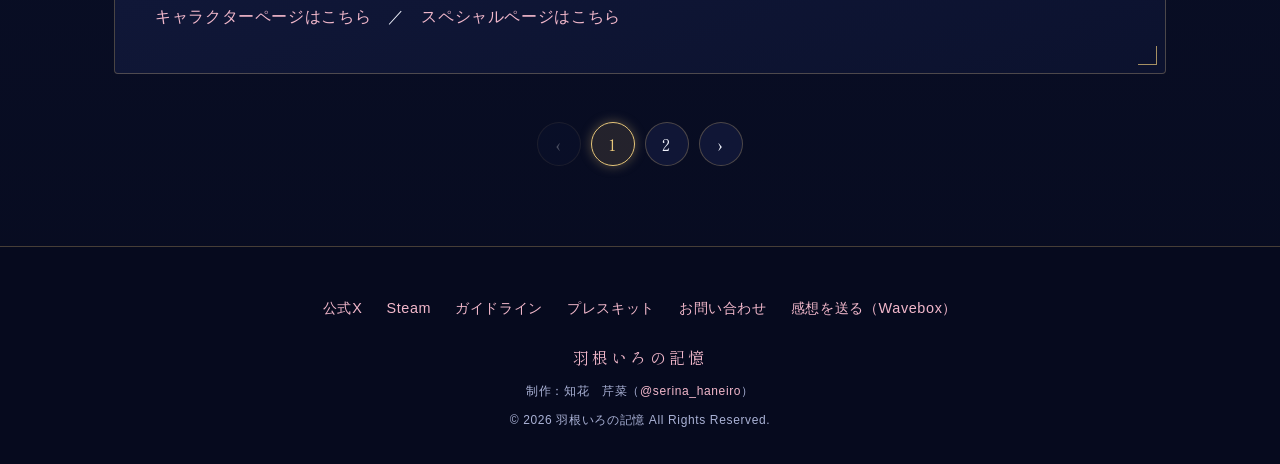
<file: news.html>
<!DOCTYPE html>
<html lang="ja">
<head>
  <meta charset="UTF-8">
  <meta name="viewport" content="width=device-width, initial-scale=1">
  <title>ニュース｜夢見草の夜、君と 公式サイト</title>
  <meta name="description" content="乙女ゲーム『夢見草の夜、君と ～想い繋ぐ刻～』公式サイト。前世と今世が交差する、夜桜の恋物語。">

  <!-- SNSでシェアされたときの表示（画像ができたら images/ogp.jpg を置いてください） -->
  <meta property="og:title" content="ニュース｜夢見草の夜、君と 公式サイト">
  <meta property="og:description" content="乙女ゲーム『夢見草の夜、君と ～想い繋ぐ刻～』公式サイト。前世と今世が交差する、夜桜の恋物語。">
  <meta property="og:type" content="website">
  <meta property="og:image" content="https://yumemigusanoyoru.github.io/yumemigusa/images/ogp.jpg">
  <meta name="twitter:card" content="summary_large_image">

  <!-- タブのアイコン（images/favicon.png を置くと表示されます） -->
  <link rel="icon" href="images/favicon.png?v=1">
  <link rel="apple-touch-icon" href="images/favicon.png?v=1">

  <link rel="preconnect" href="https://fonts.googleapis.com">
  <link rel="preconnect" href="https://fonts.gstatic.com" crossorigin>
  <link href="https://fonts.googleapis.com/css2?family=Shippori+Mincho:wght@400;500;600&family=Zen+Kaku+Gothic+New:wght@400;500&display=swap" rel="stylesheet">
  <link rel="stylesheet" href="css/style.css">

  <!-- このページだけで使う見た目（同じ日のお知らせを1つの枠にまとめた時の小見出し） -->
  <style>
    .news-sub {
      margin: 28px 0 8px; padding-top: 20px;
      border-top: 1px solid var(--line, rgba(232, 200, 121, 0.28));
      font-family: var(--font-title, "Shippori Mincho", serif); font-weight: 500;
      font-size: 1.08em; letter-spacing: 0.08em; color: var(--gold, #e8c879);
    }
    .news-sub::before { content: "◆"; font-size: 0.6em; margin-right: 0.6em; vertical-align: 0.2em; }
    .news-article, .news-sub { scroll-margin-top: 90px; }
  </style>
</head>
<body>
  <canvas id="petals" aria-hidden="true"></canvas>

  <!-- ===== ヘッダー（全ページ共通） ===== -->
  <header class="site-header">
    <a href="index.html" class="site-logo">
      <!-- ロゴ画像ができたら、下の文字を <img src="images/logo.png" alt="夢見草の夜、君と"> に置き換え -->
      夢見草の夜、君と
    </a>
    <button class="menu-toggle" aria-label="メニュー" aria-expanded="false">
      <span></span><span></span><span></span>
    </button>
    <nav class="global-nav">
      <ul>
        <li><a href="index.html">トップ<small>TOP</small></a></li>
        <li><a href="news.html">ニュース<small>NEWS</small></a></li>
        <li><a href="story.html">ストーリー<small>STORY</small></a></li>
        <li><a href="character.html">キャラクター<small>CHARACTER</small></a></li>
        <li><a href="system.html">システム<small>SYSTEM</small></a></li>
        <li><a href="special.html">スペシャル<small>SPECIAL</small></a></li>
        <li><a href="guideline.html">ガイドライン<small>GUIDELINE</small></a></li>
        <li><a href="contact.html">お問い合わせ<small>CONTACT</small></a></li>
      </ul>
    </nav>
  </header>

  <main class="page-main">
    <div class="container">

      <div class="page-title fade-in">
        <h1>ニュース</h1>
        <span class="en">NEWS</span>
      </div>

      <!-- 新しいお知らせは、いちばん上に article をひとつ増やして追加します。
           id は「n + 日付」にしておくと、トップページからリンクできます -->
      <article class="news-article panel fade-in" id="n20261111">
        <p><span class="news-date">2026.11.11</span> <span class="news-tag">更新</span> <span class="news-tag">お知らせ</span></p>
        <h2>お問い合わせフォームと、公式Waveboxを設置しました</h2>
        <p>サイトから直接送れる「お問い合わせフォーム」と、感想や応援メッセージを気軽に送れる「公式Wavebox」を設置しました。<br>
        お返事が必要なご連絡はお問い合わせフォームから、お返事のいらないひとことはWaveboxから、と使い分けていただけるとうれしいです。</p>

        <h3 class="news-sub" id="n20261111-form">お問い合わせフォーム</h3>
        <p>お問い合わせページに、サイトから直接送れる「お問い合わせフォーム」を設置しました。<br>
        メールアプリを開かなくても、お問い合わせの種類・お名前・メールアドレス・内容を入力するだけで送信できます。</p>
        <p>ゲームの不具合のご報告や、実況・配信、取材などのご相談は、こちらからお気軽にお送りください。<br>
        ※個人で制作しているため、お返事までにお時間をいただく場合があります。あらかじめご了承ください。</p>
        <p><a href="contact.html#contact-form">お問い合わせフォームはこちら</a></p>

        <h3 class="news-sub" id="n20261111-wavebox">公式Wavebox</h3>
        <p>『夢見草の夜、君と』の公式Waveboxを開設しました。<br>
        Waveboxは、絵文字ひとつや短いメッセージを、匿名で気軽に送れるサービスです。<br>
        「このキャラクターが好き」「試遊が楽しかった」など、感想や応援のひとことをいただけると、制作の大きな励みになります。</p>
        <p>トップページの「公式」のリンクと、お問い合わせページからも送ることができます。</p>
        <p><a href="https://wavebox.me/wave/7bja4yynym2rl8wr/" target="_blank" rel="noopener">公式Waveboxはこちら</a></p>
      </article>

      <article class="news-article panel fade-in" id="n20261109">
        <p><span class="news-date">2026.11.09</span> <span class="news-tag">新コンテンツ</span> <span class="news-tag">更新</span> <span class="news-tag">お知らせ</span></p>
        <h2>「お似合い診断」「夢見草みくじ」「名前変換 試し読み」を公開しました</h2>
        <p>スペシャルページに、新しいコンテンツを3つ追加しました。<br>
        あわせて、「用語集」のページと、お問い合わせページの「よくある質問」、メディア・配信者の方向けの「プレスキット」を追加しています。</p>

        <h3 class="news-sub" id="n20261109-diagnosis">お似合い診断</h3>
        <p>全8問の質問に答えると、攻略キャラクター5人の中から、あなたにお似合いのキャラクターがわかります。<br>
        診断結果はXでシェアしたり、画像にして保存したりできます。<br>
        ぜひ、あなたと夜を歩く相手を見つけてみてください。</p>
        <p><a href="special.html#diagnosis">お似合い診断はこちら</a></p>

        <h3 class="news-sub" id="n20261109-omikuji">夢見草みくじ</h3>
        <p>一日一回引けるおみくじで、大吉・中吉・吉・小吉・末吉の運勢ごとに、攻略キャラクターからひとことが届きます。<br>
        おみくじは日本時間の0時に引き直せるようになります。毎日の運だめしに、ぜひ遊んでみてください。</p>
        <p><a href="special.html#omikuji">夢見草みくじはこちら</a></p>

        <h3 class="news-sub" id="n20261109-tameshiyomi">名前変換 試し読み</h3>
        <p>苗字と名前を入力すると、攻略キャラクター5人との短いシーンを、あなたの名前で読むことができます。<br>
        本編と同じく、キャラクターたちがあなたの名前を呼んでくれます。入力した名前は保存されません。</p>
        <p><a href="special.html#tameshiyomi">名前変換 試し読みはこちら</a></p>

        <h3 class="news-sub" id="n20261109-glossary">用語集</h3>
        <p>「夢見草」「花祈姫」など、作品に登場する言葉を解説する「用語集」のページを追加しました。<br>
        ストーリーページのあらすじからも、気になる言葉の解説へ移動できます。</p>
        <p><a href="glossary.html">用語集はこちら</a></p>

        <h3 class="news-sub" id="n20261109-faq">よくある質問</h3>
        <p>お問い合わせページに「よくある質問」を追加しました。<br>
        お問い合わせの前に、ぜひ一度ご覧ください。</p>
        <p><a href="contact.html#faq">よくある質問はこちら</a></p>

        <h3 class="news-sub" id="n20261109-presskit">プレスキット</h3>
        <p>メディア・配信者・ブロガーの方向けに、「プレスキット」のページを公開しました。<br>
        ゲームの基本情報や紹介文のほか、タイトルロゴ・キービジュアル・キャラクター立ち絵・ゲーム画面などの素材をダウンロードできます。素材はまとめてZIPファイルで保存することもできます。<br>
        記事や動画、配信のサムネイルなどで『夢見草の夜、君と』をご紹介いただく際に、ぜひご活用ください。</p>
        <p><a href="presskit.html">プレスキットはこちら</a></p>
      </article>

      <article class="news-article panel fade-in" id="n20261107">
        <p><span class="news-date">2026.11.07</span> <span class="news-tag">お知らせ</span> <span class="news-tag">更新</span></p>
        <h2>公式サイトを公開しました</h2>
        <p>『夢見草の夜、君と ～想い繋ぐ刻～』の公式サイトを公開しました。<br>
        今後、ゲームの最新情報をこちらでお知らせしていきます。</p>

        <h3 class="news-sub" id="n20261107-update">キャラクターページ・スペシャルページ</h3>
        <p>キャラクターページに、結月・弦真・伊織の「前世」の情報を追加しました。<br>
        「今世｜前世」のボタンで、花祈姫・蒼真・朔夜のプロフィールに切り替えられます。<br>
        あわせて、一部のキャラクターのスチルも公開しています。</p>
        <p>また、スペシャルページでイラストを3枚公開しました。</p>
        <p><a href="character.html">キャラクターページはこちら</a>　／　<a href="special.html">スペシャルページはこちら</a></p>
      </article>

      <article class="news-article panel fade-in" id="n20261030">
        <p><span class="news-date">2026.10.30</span> <span class="news-tag">お知らせ</span></p>
        <h2>Steamストアページを公開しました</h2>
        <p>Steamのストアページを公開しました。<br>
        ウィッシュリストに追加していただけると、開発の大きな励みになります。</p>
        <p><a href="https://store.steampowered.com/app/4115570/" target="_blank" rel="noopener">Steamストアページはこちら</a></p>
      </article>

      <article class="news-article panel fade-in" id="n20260629-event">
        <p><span class="news-date">2026.06.29</span> <span class="news-tag">イベント</span></p>
        <h2>大阪ゲームダンジョン2に出展します</h2>
        <p>2026年12月26日開催の「大阪ゲームダンジョン2」に出展します。<br>
        会場では試遊版を遊んでいただけます。詳しくは<a href="special.html#event">スペシャルページ</a>をご覧ください。</p>
      </article>
    </div>
  </main>

  <!-- ===== フッター（全ページ共通） ===== -->
  <footer class="site-footer">
    <ul class="footer-links">
      <!-- 公式XとSteamのURLに差し替えてください -->
      <li><a href="https://x.com/yumemigusa_5052" target="_blank" rel="noopener">公式X</a></li>
      <li><a href="https://store.steampowered.com/app/4115570/" target="_blank" rel="noopener">Steam</a></li>
            <li><a href="guideline.html">ガイドライン</a></li>
            <li><a href="presskit.html">プレスキット</a></li>
         <li><a href="contact.html">お問い合わせ</a></li>
      <li><a href="https://wavebox.me/wave/7bja4yynym2rl8wr/" target="_blank" rel="noopener">感想を送る（Wavebox）</a></li>
    </ul>
    <p class="footer-circle"><a href="https://haneironokioku.github.io/haneironokioku/" target="_blank" rel="noopener">羽根いろの記憶</a></p>
    <p class="copyright" style="margin-bottom:6px">制作：知花　芹菜（<a href="https://x.com/serina_haneiro" target="_blank" rel="noopener">@serina_haneiro</a>）</p>
    <p class="copyright">&copy; 2026 羽根いろの記憶 All Rights Reserved.</p>
  </footer>

  <!-- Cloudflare Web Analytics --><script type='module' src='https://static.cloudflareinsights.com/beacon.min.js' data-cf-beacon='{"token": "5b90241d184643a3bd6e7395674b8b5f"}'></script><!-- End Cloudflare Web Analytics -->
  <script src="js/main.js"></script>
  <script src="js/news-pager.js?v=2"></script>
</body>
</html>
</file>
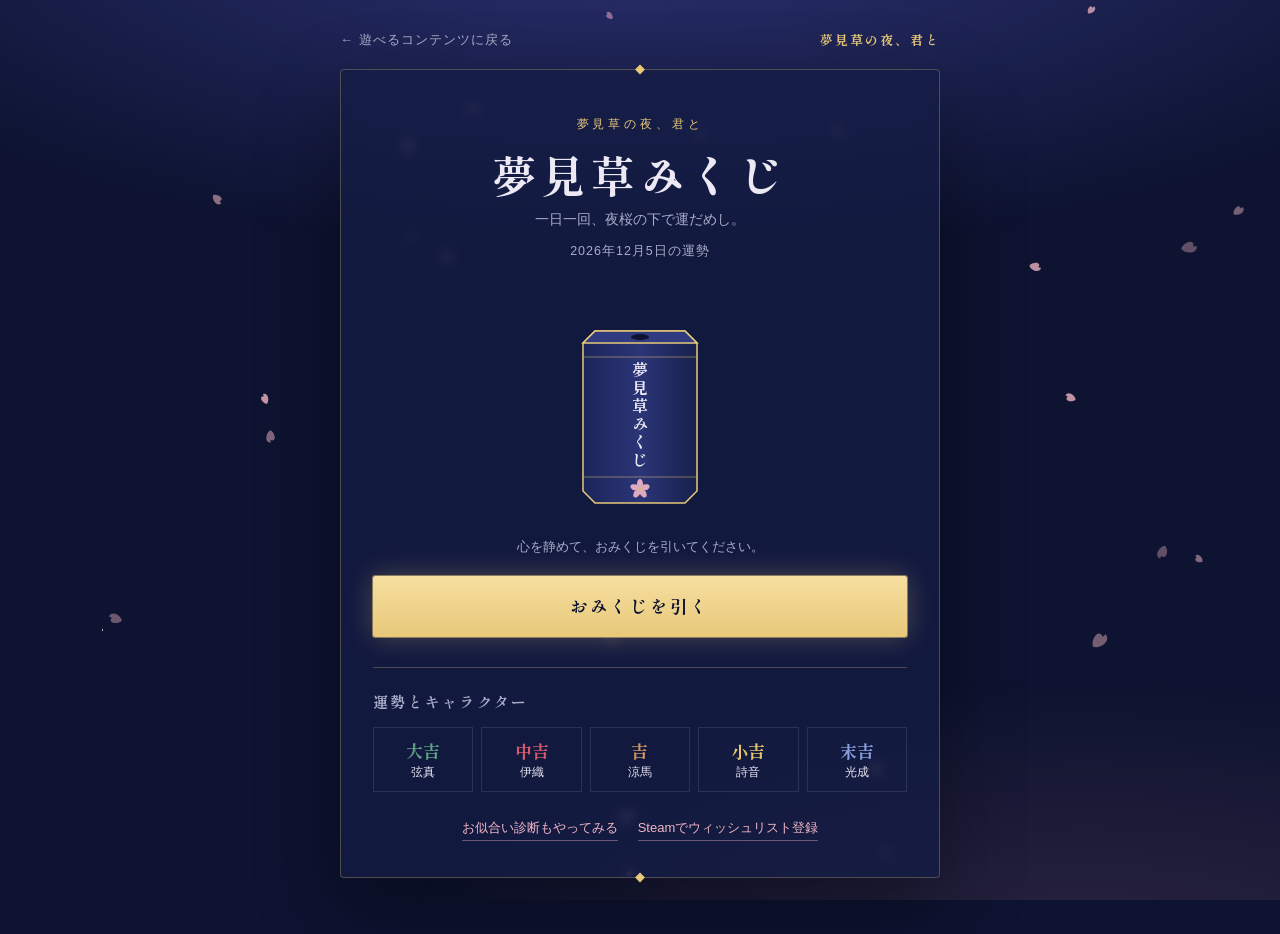
<file: omikuji.html>
<!doctype html>
<html lang="ja">
<head>
<meta charset="utf-8">
<meta name="viewport" content="width=device-width, initial-scale=1">
<title>夢見草みくじ｜夢見草の夜、君と 公式サイト</title>
<meta name="description" content="一日一回引ける『夢見草の夜、君と』のおみくじ。運勢と一緒に、攻略キャラクターからひとことが届きます。">
<meta property="og:title" content="夢見草みくじ｜夢見草の夜、君と 公式サイト">
<meta property="og:description" content="一日一回引ける『夢見草の夜、君と』のおみくじ。運勢と一緒に、攻略キャラクターからひとことが届きます。">
<meta property="og:type" content="website">
<meta property="og:image" content="https://yumemigusanoyoru.github.io/yumemigusa/images/ogp.jpg">
<meta name="twitter:card" content="summary_large_image">
<link rel="icon" href="images/favicon.png?v=1">
<link rel="apple-touch-icon" href="images/favicon.png?v=1">
<link rel="preconnect" href="https://fonts.googleapis.com">
<link rel="preconnect" href="https://fonts.gstatic.com" crossorigin>
<link rel="stylesheet" href="https://fonts.googleapis.com/css2?family=Shippori+Mincho+B1:wght@500;700;800&family=Zen+Kaku+Gothic+New:wght@400;500;700&display=swap">
<style>
/* Layout: 夜桜の境内。中央に御籤筒、引くと和紙の御籤が開き、その横にキャラのひとことが添えられる */
:root {
  --night: #0d1330;
  --night-2: #151d45;
  --ink: #ece8f4;
  --ink-soft: #a9adc9;
  --sakura: #f1b6c6;
  --gold: #e8c879;
  --washi: #f5eee2;
  --washi-ink: #2a2338;
  --line: rgba(232, 200, 121, 0.28);
  --card: rgba(21, 29, 69, 0.74);
  --display: "Shippori Mincho B1", "Hiragino Mincho ProN", "Yu Mincho", serif;
  --body: "Zen Kaku Gothic New", "Hiragino Sans", "Yu Gothic", sans-serif;
  color-scheme: dark;
}
* { box-sizing: border-box; }
html, body { min-height: 100%; }
body {
  margin: 0; background: var(--night); color: var(--ink);
  font-family: var(--body); font-size: 15px; line-height: 1.8;
  padding-left: max(16px, env(safe-area-inset-left, 0px));
  padding-right: max(16px, env(safe-area-inset-right, 0px));
  padding-block: 24px 56px; overflow-x: hidden;
}
.aura { position: fixed; inset: 0; pointer-events: none; z-index: 0; color: #2f3478;
  background: radial-gradient(120% 65% at 50% -12%, currentColor 0%, transparent 62%), radial-gradient(80% 50% at 85% 110%, rgba(217,132,156,0.16) 0%, transparent 70%);
  transition: color 1.4s ease; }
.stars { position: fixed; inset: 0; pointer-events: none; z-index: 0; opacity: .7;
  background-image: radial-gradient(1px 1px at 12% 18%, #fff 50%, transparent 51%), radial-gradient(1px 1px at 78% 9%, #fff 50%, transparent 51%), radial-gradient(1.4px 1.4px at 64% 28%, #f6e7b8 50%, transparent 51%), radial-gradient(1px 1px at 30% 40%, #fff 50%, transparent 51%), radial-gradient(1px 1px at 90% 46%, #fff 50%, transparent 51%), radial-gradient(1.2px 1.2px at 8% 70%, #fff 50%, transparent 51%); }
#petals { position: fixed; inset: 0; pointer-events: none; z-index: 1; }
main { position: relative; z-index: 2; max-width: 600px; margin: 0 auto; }

.site-back { display: flex; justify-content: space-between; align-items: center; gap: 12px; margin: 0 0 14px; font-size: 13px; }
.site-back a { color: var(--ink-soft); text-decoration: none; letter-spacing: 0.08em; padding: 4px 0; transition: color .2s; }
.site-back a:hover { color: var(--sakura); }
.site-back .logo { font-family: var(--display); font-weight: 700; color: var(--gold); letter-spacing: 0.15em; }

.card { position: relative; background: var(--card); border: 1px solid var(--line); border-radius: 4px;
  padding: 44px 32px 36px; backdrop-filter: blur(6px); -webkit-backdrop-filter: blur(6px); box-shadow: 0 30px 80px rgba(0,0,0,0.35); }
.gem { position: absolute; left: 50%; width: 7px; height: 7px; background: var(--gold); transform: translateX(-50%) rotate(45deg); }
.gem.t { top: -4px; } .gem.b { bottom: -4px; }

.eyebrow { font-size: 12px; letter-spacing: 0.32em; color: var(--gold); text-align: center; margin: 0; }
h1 { font-family: var(--display); font-weight: 800; font-size: clamp(32px, 9vw, 44px); line-height: 1.3; text-align: center; margin: 10px 0 4px; letter-spacing: 0.12em; }
.sub { text-align: center; color: var(--ink-soft); margin: 0 0 8px; font-size: 14px; }
.today { text-align: center; font-size: 12.5px; color: var(--ink-soft); margin: 0 0 22px; font-variant-numeric: tabular-nums; letter-spacing: 0.08em; }

/* 御籤筒 */
.stage { display: grid; place-items: center; padding: 6px 0 24px; }
.box { width: 150px; height: 220px; transform-origin: 50% 90%; }
.box.shake { animation: shake 1.1s ease-in-out both; }
@keyframes shake {
  0%,100% { transform: rotate(0); } 10% { transform: rotate(-14deg); } 22% { transform: rotate(12deg); }
  34% { transform: rotate(-12deg); } 46% { transform: rotate(10deg); } 58% { transform: rotate(-8deg); }
  70% { transform: rotate(6deg); } 82% { transform: rotate(-3deg); }
}
.box .stick { transform: translateY(42px); transition: transform .5s cubic-bezier(.2,.9,.3,1.3); }
.box.out .stick { transform: translateY(-6px); }
.hint { text-align: center; font-size: 13px; color: var(--ink-soft); margin: 0 0 18px; }

.btn { display: block; width: 100%; font: inherit; font-family: var(--display); font-weight: 700; font-size: 17px; letter-spacing: 0.18em; cursor: pointer; text-align: center; text-decoration: none;
  color: var(--night); background: linear-gradient(180deg, #f6dfa0, var(--gold)); border: 0; border-radius: 2px; padding: 15px 20px;
  box-shadow: 0 0 0 1px rgba(232,200,121,0.5), 0 0 28px rgba(232,200,121,0.28); transition: transform .15s ease, box-shadow .2s ease; }
.btn:hover { transform: translateY(-1px); box-shadow: 0 0 0 1px rgba(232,200,121,0.7), 0 0 40px rgba(232,200,121,0.45); }
.btn:disabled { opacity: .6; cursor: default; transform: none; }
.btn.ghost { background: transparent; color: var(--ink); box-shadow: none; border: 1px solid var(--line); font-size: 15px; }
.btn.ghost:hover { border-color: var(--gold); }
button:focus-visible, a:focus-visible { outline: 2px solid var(--sakura); outline-offset: 3px; }

/* 結果 */
.result { display: grid; grid-template-columns: 150px 1fr; gap: 26px; align-items: start; margin: 4px 0 26px; }
.slip {
  position: relative; background: var(--washi); color: var(--washi-ink);
  padding: 22px 0 18px; text-align: center; border-radius: 2px;
  box-shadow: 0 0 0 6px rgba(245,238,226,0.08), 0 18px 40px rgba(0,0,0,0.4);
  background-image: radial-gradient(rgba(0,0,0,0.035) 1px, transparent 1px); background-size: 5px 5px;
  animation: unfold .8s cubic-bezier(.2,.8,.3,1) both; transform-origin: top;
}
@keyframes unfold { from { transform: scaleY(.05); opacity: 0; } to { transform: scaleY(1); opacity: 1; } }
.slip::before { content: ""; position: absolute; inset: 7px; border: 1px solid color-mix(in srgb, var(--c) 60%, transparent); pointer-events: none; }
.slip .no { font-family: var(--display); font-size: 12px; letter-spacing: 0.2em; margin: 0; color: #6b6077; }
.slip .fortune { font-family: var(--display); font-weight: 800; writing-mode: vertical-rl; font-size: 58px; line-height: 1; letter-spacing: 0.15em; margin: 14px auto 12px; color: var(--washi-ink); }
.slip .fortune.long { font-size: 50px; }
.stamp { width: 52px; height: 52px; margin: 0 auto; border-radius: 50%; border: 2px solid var(--c); color: var(--c);
  display: grid; place-items: center; font-family: var(--display); font-weight: 800; font-size: 24px; transform: rotate(-8deg); opacity: .9; }

.who { display: grid; grid-template-columns: 64px 1fr; gap: 14px; align-items: center; margin-bottom: 14px; }
.face { aspect-ratio: 3 / 4; max-width: 100%; border: 1px solid var(--c); overflow: hidden; display: grid; place-items: center;
  background: radial-gradient(90% 70% at 50% 30%, color-mix(in srgb, var(--c) 50%, transparent), transparent 75%), var(--night-2); }
.face img { width: 100%; height: 100%; object-fit: cover; object-position: top; }
.face b { font-family: var(--display); font-size: 26px; font-weight: 800; text-shadow: 0 0 16px var(--c); }
.who .ttl { font-size: 12px; color: var(--c); letter-spacing: 0.15em; margin: 0; }
.who .nm { font-family: var(--display); font-weight: 800; font-size: 22px; margin: 0; letter-spacing: 0.08em; }
.quote { font-family: var(--display); font-weight: 500; font-size: 16px; line-height: 1.9; margin: 0 0 18px; padding: 14px 16px;
  border-left: 2px solid var(--c); background: linear-gradient(90deg, color-mix(in srgb, var(--c) 14%, transparent), transparent); }
.msg { margin: 0 0 14px; font-size: 14px; }
.items { display: grid; grid-template-columns: auto 1fr; gap: 4px 14px; margin: 0; padding: 12px 0; border-top: 1px solid var(--line); border-bottom: 1px solid var(--line); font-size: 13.5px; }
.items dt { color: var(--gold); font-size: 12px; letter-spacing: 0.12em; white-space: nowrap; }
.items dd { margin: 0; }
.fade-up { animation: fadeup .7s .35s ease both; }
@keyframes fadeup { from { opacity: .001; transform: translateY(8px); } to { opacity: 1; transform: none; } }

.done { text-align: center; font-size: 13px; color: var(--ink-soft); margin: 0 0 16px; font-variant-numeric: tabular-nums; }
.done b { color: var(--ink); font-weight: 500; }
.actions { display: grid; gap: 10px; }
.test { margin-top: 14px; background: none; border: 1px dashed rgba(255,255,255,0.25); color: var(--ink-soft); font: inherit; font-size: 12px; padding: 6px 10px; cursor: pointer; width: 100%; }

.list { margin-top: 30px; padding-top: 20px; border-top: 1px solid var(--line); }
.list h2 { font-family: var(--display); font-size: 15px; letter-spacing: 0.15em; margin: 0 0 12px; color: var(--ink-soft); font-weight: 700; }
.list ul { list-style: none; margin: 0; padding: 0; display: grid; grid-template-columns: repeat(5, 1fr); gap: 8px; }
.list li { text-align: center; padding: 10px 2px; border: 1px solid rgba(255,255,255,0.1); font-size: 12px; line-height: 1.5; }
.list li b { display: block; font-family: var(--display); font-size: 17px; color: var(--c); }
.list li.on { border-color: var(--c); background: color-mix(in srgb, var(--c) 14%, transparent); }

.links { display: flex; justify-content: center; gap: 20px; flex-wrap: wrap; margin-top: 24px; font-size: 13px; }
.links a { color: var(--sakura); text-decoration: none; border-bottom: 1px solid rgba(241,182,198,0.4); }

@media (prefers-reduced-motion: reduce) {
  .box.shake, .slip, .fade-up { animation: none !important; }
  .box .stick, .btn, .aura { transition: none; }
}
@media (max-width: 480px) {
  .card { padding: 38px 18px 30px; }
  .result { grid-template-columns: 112px 1fr; gap: 16px; }
  .slip .fortune { font-size: 46px; } .slip .fortune.long { font-size: 40px; }
  .stamp { width: 42px; height: 42px; font-size: 19px; }
  .who { grid-template-columns: 52px 1fr; }
  .list ul { gap: 5px; } .list li { font-size: 10.5px; padding: 8px 0; } .list li b { font-size: 15px; }
}
</style>
</head>
<body>

<div class="aura" id="aura"></div>
<div class="stars"></div>
<canvas id="petals" aria-hidden="true"></canvas>
<main>
  <nav class="site-back" aria-label="公式サイト">
    <a href="special.html#play">← 遊べるコンテンツに戻る</a>
    <a class="logo" href="index.html">夢見草の夜、君と</a>
  </nav>
  <section class="card" id="card">
    <i class="gem t"></i><i class="gem b"></i>
    <p class="eyebrow">夢見草の夜、君と</p>
    <h1>夢見草みくじ</h1>
    <p class="sub">一日一回、夜桜の下で運だめし。</p>
    <p class="today" id="today"></p>
    <div id="view"></div>
    <div class="list" aria-label="運勢とキャラクター">
      <h2>運勢とキャラクター</h2>
      <ul id="list"></ul>
    </div>
    <div class="links">
      <a href="shindan.html">お似合い診断もやってみる</a>
      <a href="https://store.steampowered.com/app/4115570/" target="_blank" rel="noopener">Steamでウィッシュリスト登録</a>
    </div>
  </section>
</main>

<script>
/* ============================================================
   設定（文章・画像・組み合わせはここを書き換えてください）
   ============================================================ */
const TEST_MODE = false;  // true にすると「もう一度引く（テスト用）」ボタンが出ます。公開時は false に
const PAGE_URL = "https://yumemigusanoyoru.github.io/yumemigusa/omikuji.html";
const HASHTAG = "#夢見草の夜君と";

const CHARS = {
  genma: { name: "霧島 弦真", title: "微笑みの店主",     color: "#5fa486", image: "shindan-img/genma.png" },
  kosei: { name: "三嶋 光成", title: "優しさを隠す先輩", color: "#8b9fe0", image: "shindan-img/kosei.png" },
  shion: { name: "有栖川 詩音", title: "笑顔の案内人",   color: "#e8c56a", image: "shindan-img/shion.png" },
  ryoma: { name: "神尾 涼馬", title: "一途な幼馴染",     color: "#d39662", image: "shindan-img/ryoma.png" },
  iori:  { name: "鴻上 伊織", title: "執着の蜘蛛",       color: "#d65a68", image: "shindan-img/iori.png" }
};

/* 運勢：どのキャラが来るか（char）、運勢の文、恋愛運、キャラのひとこと（lines から毎回ランダム） */
const FORTUNES = [
  { label: "大吉", char: "genma",
    msg: "願いごとが、やさしく叶っていく一日。思いきって一歩踏み出すと、素敵な出会いが待っています。",
    love: "想いが通じ合う予感。素直な言葉が鍵になりそう。",
    lines: [
      "「大吉ですか。ふふ、貴女の嬉しそうな顔を見られて、私まで良い一日になりそうです」",
      "「今日の貴女に、良いことがたくさん訪れますように。……私も、陰ながら願っていますよ」",
      "「良い日だからこそ、無理はしないでくださいね。疲れたら、いつでも夢見堂で休んでいってください」"
    ]},
  { label: "中吉", char: "iori",
    msg: "強く願ったことほど、引き寄せられる日。迷った時は、自分の心がいちばん惹かれるほうへ。",
    love: "惹かれる相手から、目が離せなくなりそう。",
    lines: [
      "「中吉か。……足りない分は、俺が埋めてやる」",
      "「今日は俺から離れるな。それが一番の幸運だ」",
      "「運になど頼るな。お前の望むものは、俺がすべて用意してやる」"
    ]},
  { label: "吉", char: "ryoma",
    msg: "いつもどおりの毎日に、あたたかい幸せが隠れている日。身近な人を大切に。",
    love: "昔からそばにいる人の優しさに、ふと気づけそう。",
    lines: [
      "「吉か。お前らしくていいじゃん。ま、何かあったら俺を呼べよ」",
      "「普通が一番だって。……お前が笑ってれば、それでいいんだよ」",
      "「今日も一日頑張れよ。帰りに、なんか甘いもんでも食いに行くか？」"
    ]},
  { label: "小吉", char: "shion",
    msg: "小さな幸せが、あちこちに散らばっている日。寄り道をすると、思わぬ嬉しい発見がありそう。",
    love: "笑顔で話しかけると、距離がぐっと縮まるかも。",
    lines: [
      "「小吉ですね！ 小さな幸せって、見つけるとすごく嬉しいんですよ。一緒に探しましょう！」",
      "「今日のおすすめは、僕のバイト先のケーキです！ ……なんて、来てくれたら嬉しいなって」",
      "「あなたの今日が、ちょっとだけ楽しくなりますように。僕、応援してます！」"
    ]},
  { label: "末吉", char: "kosei",
    msg: "今は静かでも、あとから良い流れがやってくる日。焦らずに、自分のペースで。",
    love: "すぐには伝わらなくても、想いは確かに届いています。",
    lines: [
      "「末吉か。……今は小さくても、あとから良くなる。焦らなくていい」",
      "「運勢なんて、気にしすぎなくていいだろ。……困ったら、声をかけてくれればいい」",
      "「君なら大丈夫だ。……俺が保証する」"
    ]}
];

const ITEMS  = ["月のチャーム", "古い文庫本", "あたたかい紅茶", "桜色のリボン", "手書きの手紙", "金色の栞", "ぬいぐるみ", "お気に入りの香り", "小さな手鏡", "甘い焼き菓子"];
const COLORS = ["桜色", "夜空の紺", "月の金", "若葉色", "琥珀色", "藤色", "真珠色", "茜色"];
const SPOTS  = ["古書店", "静かなカフェ", "夕暮れの帰り道", "夜景の見える場所", "思い出の公園", "大学の図書館", "桜並木", "駅前の雑貨屋さん"];

/* ============================================================ */
const view = document.getElementById("view");
const card = document.getElementById("card");
const reduce = window.matchMedia("(prefers-reduced-motion: reduce)").matches;
const esc = s => String(s).replace(/[&<>"]/g, c => ({"&":"&amp;","<":"&lt;",">":"&gt;",'"':"&quot;"}[c]));
const pick = arr => Math.floor(Math.random() * arr.length);
const KEY = "ymg-omikuji";
let playerName = "";
try { playerName = localStorage.getItem("ymg-name") || ""; } catch (e) {}

// 日付は日本時間で区切る（0時に切り替わり）
const todayJST = () => new Date(Date.now() + 9 * 3600e3).toISOString().slice(0, 10);
function msToMidnight() { return 86400e3 - ((Date.now() + 9 * 3600e3) % 86400e3); }
function load() { try { const r = JSON.parse(localStorage.getItem(KEY) || "null"); return r && r.date === todayJST() ? r : null; } catch (e) { return null; } }
function save(r) { try { localStorage.setItem(KEY, JSON.stringify(r)); } catch (e) {} }

function renderToday() {
  const [y, m, d] = todayJST().split("-").map(Number);
  document.getElementById("today").textContent = `${y}年${m}月${d}日の運勢`;
}
function renderList(active) {
  document.getElementById("list").innerHTML = FORTUNES.map((f, i) =>
    `<li class="${i === active ? "on" : ""}" style="--c:${CHARS[f.char].color}"><b>${f.label}</b>${esc(CHARS[f.char].name.split(" ")[1])}</li>`).join("");
}

const BOX_SVG = `
<svg class="box" id="box" viewBox="0 0 150 220" aria-hidden="true">
  <defs>
    <linearGradient id="bx" x1="0" x2="1"><stop offset="0" stop-color="#1c2558"/><stop offset=".5" stop-color="#2b3577"/><stop offset="1" stop-color="#18204c"/></linearGradient>
  </defs>
  <g class="stick"><rect x="70" y="8" width="10" height="70" rx="2" fill="#f5eee2"/><rect x="70" y="8" width="10" height="14" rx="2" fill="#d65a68"/></g>
  <path d="M30 40 L120 40 L132 52 L132 200 L120 212 L30 212 L18 200 L18 52 Z" fill="url(#bx)" stroke="#e8c879" stroke-width="1.5"/>
  <path d="M30 40 L120 40 L132 52 L18 52 Z" fill="#2f3a80" stroke="#e8c879" stroke-width="1.5"/>
  <ellipse cx="75" cy="46" rx="9" ry="3" fill="#0d1330"/>
  <line x1="18" y1="66" x2="132" y2="66" stroke="#e8c879" stroke-width=".8" opacity=".6"/>
  <line x1="18" y1="186" x2="132" y2="186" stroke="#e8c879" stroke-width=".8" opacity=".6"/>
  <g fill="#ece8f4" font-family="Shippori Mincho B1, Hiragino Mincho ProN, Yu Mincho, serif" font-weight="700" font-size="16" text-anchor="middle">
    ${[..."夢見草みくじ"].map((c, i) => `<text x="75" y="${85 + i * 18}">${c}</text>`).join("")}
  </g>
  <g transform="translate(75 198)" fill="#f1b6c6" opacity=".9">
    ${[0,72,144,216,288].map(a => `<ellipse cx="0" cy="-5" rx="3" ry="5" transform="rotate(${a})"/>`).join("")}
    <circle r="1.8" fill="#e8c879"/>
  </g>
</svg>`;

function renderBefore() {
  renderList(-1);
  view.innerHTML = `
    <div class="stage">${BOX_SVG}</div>
    <p class="hint">${playerName ? esc(playerName) + "さん、" : ""}心を静めて、おみくじを引いてください。</p>
    <button class="btn" id="draw">おみくじを引く</button>`;
  document.getElementById("draw").onclick = draw;
}

function draw() {
  const btn = document.getElementById("draw"), box = document.getElementById("box");
  btn.disabled = true; btn.textContent = "……";
  const f = pick(FORTUNES);
  const r = { date: todayJST(), f, line: pick(FORTUNES[f].lines), item: pick(ITEMS), color: pick(COLORS), spot: pick(SPOTS), no: 1 + Math.floor(Math.random() * 50) };
  save(r);
  if (reduce) return renderResult(r);
  box.classList.add("shake");
  setTimeout(() => box.classList.add("out"), 1150);
  setTimeout(() => renderResult(r), 1900);
}

function faceHTML(C) {
  const init = esc(C.name.split(" ")[1][0]);
  return C.image ? `<img src="${esc(C.image)}" alt="${esc(C.name)}" onerror="this.replaceWith(Object.assign(document.createElement('b'),{textContent:'${init}'}))">` : `<b>${init}</b>`;
}

function renderResult(r) {
  const F = FORTUNES[r.f], C = CHARS[F.char], line = F.lines[r.line] || F.lines[0];
  card.style.setProperty("--c", C.color);
  document.getElementById("aura").style.color = C.color;
  renderList(r.f);
  const share = `今日の夢見草みくじは「${F.label}」でした！\n${C.name.replace(" ", "")}からのひとこと：${line}\n${HASHTAG}\n${PAGE_URL}`;
  view.innerHTML = `
    <div class="result">
      <div class="slip">
        <p class="no">第${toKanji(r.no)}番</p>
        <p class="fortune${F.label.length > 1 ? " long" : ""}">${F.label}</p>
        <div class="stamp">${esc(C.name.split(" ")[1][0])}</div>
      </div>
      <div class="fade-up">
        <div class="who">
          <div class="face">${faceHTML(C)}</div>
          <div><p class="ttl">『${esc(C.title)}』</p><p class="nm">${esc(C.name)}</p></div>
        </div>
        <p class="quote">${esc(line)}</p>
        <p class="msg">${esc(F.msg)}</p>
        <dl class="items">
          <dt>恋愛運</dt><dd>${esc(F.love)}</dd>
          <dt>ラッキーアイテム</dt><dd>${esc(ITEMS[r.item])}</dd>
          <dt>ラッキーカラー</dt><dd>${esc(COLORS[r.color])}</dd>
          <dt>ラッキースポット</dt><dd>${esc(SPOTS[r.spot])}</dd>
        </dl>
      </div>
    </div>
    <p class="done">今日のおみくじは引き終わりました。<br>次に引けるまで <b id="left">--:--:--</b></p>
    <div class="actions">
      <a class="btn" href="https://x.com/intent/post?text=${encodeURIComponent(share)}" target="_blank" rel="noopener">結果をXでシェアする</a>
    </div>
    ${TEST_MODE ? `<button class="test" id="reset">もう一度引く（テスト用・公開時は消えます）</button>` : ""}`;
  const reset = document.getElementById("reset");
  if (reset) reset.onclick = () => { try { localStorage.removeItem(KEY); } catch (e) {} document.getElementById("aura").style.color = "#2f3478"; renderBefore(); };
  tickLeft();
}

function toKanji(n) {
  const d = "〇一二三四五六七八九";
  if (n < 10) return d[n];
  const t = Math.floor(n / 10), o = n % 10;
  return (t > 1 ? d[t] : "") + "十" + (o ? d[o] : "");
}

let leftTimer;
function tickLeft() {
  clearInterval(leftTimer);
  const upd = () => {
    const el = document.getElementById("left");
    if (!el) return clearInterval(leftTimer);
    const ms = msToMidnight();
    if (ms < 1000 || !load()) { clearInterval(leftTimer); renderToday(); return renderBefore(); }
    const s = Math.floor(ms / 1000), p = n => String(n).padStart(2, "0");
    el.textContent = `${p(Math.floor(s / 3600))}:${p(Math.floor(s % 3600 / 60))}:${p(s % 60)}`;
  };
  upd(); leftTimer = setInterval(upd, 1000);
}

renderToday();
const saved = load();
saved ? renderResult(saved) : renderBefore();

/* ---------- 舞い散る花びら ---------- */
(function () {
  if (reduce) return;
  const cv = document.getElementById("petals"), ctx = cv.getContext("2d");
  let W, H; const P = [];
  const dpr = Math.min(window.devicePixelRatio || 1, 2);
  function resize() { W = innerWidth; H = innerHeight; cv.width = W * dpr; cv.height = H * dpr; cv.style.width = W + "px"; cv.style.height = H + "px"; ctx.setTransform(dpr, 0, 0, dpr, 0, 0); }
  const petal = init => ({ x: Math.random() * W, y: init ? Math.random() * H : -20, r: 4 + Math.random() * 5, vy: 0.3 + Math.random() * 0.6, vx: -0.2 + Math.random() * 0.5, a: Math.random() * 6.28, va: (Math.random() - 0.5) * 0.03, sway: Math.random() * 6.28, o: 0.35 + Math.random() * 0.45 });
  resize(); addEventListener("resize", resize);
  const N = Math.round(Math.min(26, W / 30));
  for (let i = 0; i < N; i++) P.push(petal(true));
  (function loop() {
    ctx.clearRect(0, 0, W, H);
    P.forEach((p, i) => {
      p.sway += 0.012; p.x += p.vx + Math.sin(p.sway) * 0.35; p.y += p.vy; p.a += p.va;
      if (p.y > H + 20) P[i] = petal(false);
      ctx.save(); ctx.translate(p.x, p.y); ctx.rotate(p.a); ctx.globalAlpha = p.o; ctx.fillStyle = "#f1b6c6";
      ctx.beginPath(); ctx.moveTo(0, -p.r);
      ctx.bezierCurveTo(p.r, -p.r, p.r * 0.8, p.r * 0.6, 0, p.r);
      ctx.bezierCurveTo(-p.r * 0.8, p.r * 0.6, -p.r, -p.r, 0, -p.r * 0.55);
      ctx.fill(); ctx.restore();
    });
    requestAnimationFrame(loop);
  })();
})();
</script>

<!-- Cloudflare Web Analytics --><script type='module' src='https://static.cloudflareinsights.com/beacon.min.js' data-cf-beacon='{"token": "5b90241d184643a3bd6e7395674b8b5f"}'></script><!-- End Cloudflare Web Analytics -->
</body>
</html>
</file>
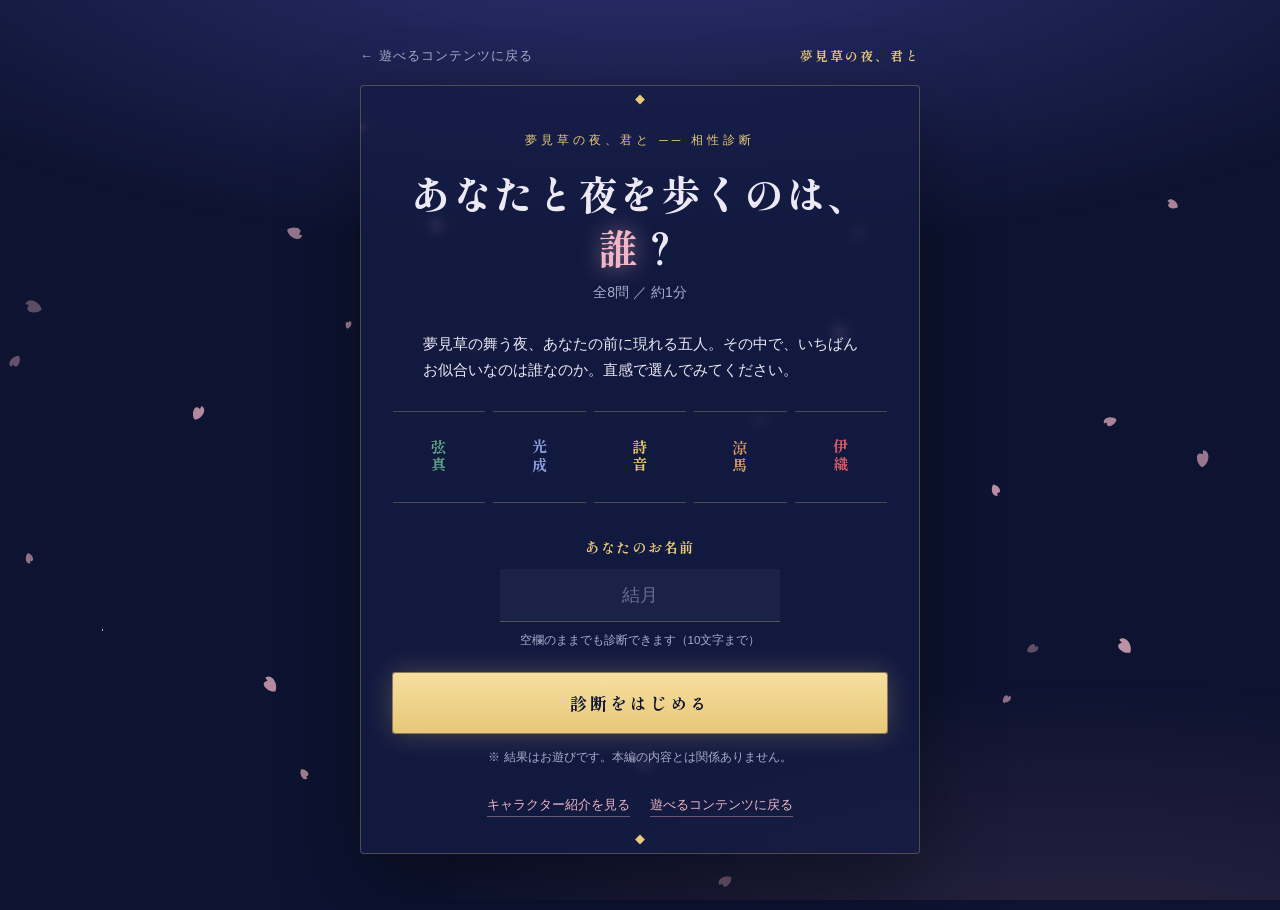
<file: shindan.html>
<!doctype html>
<html lang="ja">
<head>
<meta charset="utf-8">
<meta name="viewport" content="width=device-width, initial-scale=1">
<meta name="description" content="乙女ゲーム『夢見草の夜、君と』の攻略キャラ5人から、あなたにお似合いのキャラを8問で診断します。">
<title>お似合い診断｜夢見草の夜、君と 公式サイト</title>
<meta property="og:title" content="お似合い診断｜夢見草の夜、君と 公式サイト">
<meta property="og:description" content="攻略キャラ5人の中から、あなたにお似合いのキャラクターを8問で診断します。">
<meta property="og:type" content="website">
<meta property="og:image" content="https://yumemigusanoyoru.github.io/yumemigusa/images/ogp.jpg">
<meta name="twitter:card" content="summary_large_image">
<link rel="icon" href="images/favicon.png?v=1">
<link rel="apple-touch-icon" href="images/favicon.png?v=1">
<link rel="preconnect" href="https://fonts.googleapis.com">
<link rel="preconnect" href="https://fonts.gstatic.com" crossorigin>
<link rel="stylesheet" href="https://fonts.googleapis.com/css2?family=Shippori+Mincho+B1:wght@500;700;800&family=Zen+Kaku+Gothic+New:wght@400;500;700&display=swap">
<style>
/* Layout: 夜空の一枚紙。中央の「栞」カードが 問い→診断中→結果 と書き換わり、背後の夜空の光が答えに合わせて色を変える */
:root {
  --night: #0d1330;
  --night-2: #151d45;
  --ink: #ece8f4;
  --ink-soft: #a9adc9;
  --sakura: #f1b6c6;
  --sakura-deep: #d9849c;
  --gold: #e8c879;
  --line: rgba(232, 200, 121, 0.28);
  --card: rgba(21, 29, 69, 0.74);
  --display: "Shippori Mincho B1", "Hiragino Mincho ProN", "Yu Mincho", serif;
  --body: "Zen Kaku Gothic New", "Hiragino Sans", "Yu Gothic", sans-serif;
  color-scheme: dark;
}
* { box-sizing: border-box; }
html, body { min-height: 100%; }
body {
  margin: 0;
  background: var(--night);
  color: var(--ink);
  font-family: var(--body);
  font-size: 15px;
  line-height: 1.8;
  padding-left: max(16px, env(safe-area-inset-left, 0px));
  padding-right: max(16px, env(safe-area-inset-right, 0px));
  padding-block: 40px 56px;
  overflow-x: hidden;
}
.aura {
  position: fixed; inset: 0; pointer-events: none; z-index: 0;
  color: #2f3478;
  background:
    radial-gradient(120% 65% at 50% -12%, currentColor 0%, transparent 62%),
    radial-gradient(80% 50% at 85% 110%, rgba(217,132,156,0.16) 0%, transparent 70%);
  transition: color 1.4s ease;
}
.stars { position: fixed; inset: 0; pointer-events: none; z-index: 0; opacity: .7;
  background-image:
    radial-gradient(1px 1px at 12% 18%, #fff 50%, transparent 51%),
    radial-gradient(1px 1px at 78% 9%, #fff 50%, transparent 51%),
    radial-gradient(1.4px 1.4px at 64% 28%, #f6e7b8 50%, transparent 51%),
    radial-gradient(1px 1px at 30% 40%, #fff 50%, transparent 51%),
    radial-gradient(1px 1px at 90% 46%, #fff 50%, transparent 51%),
    radial-gradient(1.2px 1.2px at 8% 70%, #fff 50%, transparent 51%),
    radial-gradient(1px 1px at 46% 12%, #fff 50%, transparent 51%);
}
#petals { position: fixed; inset: 0; pointer-events: none; z-index: 1; }
main { position: relative; z-index: 2; max-width: 560px; margin: 0 auto; }

.card {
  position: relative;
  background: var(--card);
  border: 1px solid var(--line);
  border-radius: 4px;
  padding: 44px 32px 36px;
  backdrop-filter: blur(6px);
  -webkit-backdrop-filter: blur(6px);
  box-shadow: 0 30px 80px rgba(0,0,0,0.35);
  overflow: hidden;
}
.gem { position: absolute; left: 50%; width: 7px; height: 7px; background: var(--gold); transform: translateX(-50%) rotate(45deg); z-index: 3; }
.gem.t { top: 10px; } .gem.b { bottom: 10px; }

.eyebrow { font-size: 12px; letter-spacing: 0.32em; color: var(--gold); text-align: center; margin: 0; }
h1 {
  font-family: var(--display); font-weight: 800;
  font-size: clamp(30px, 8vw, 40px); line-height: 1.35;
  text-align: center; margin: 14px 0 6px; text-wrap: balance; letter-spacing: 0.04em;
}
h1 .moon { color: var(--sakura); text-shadow: 0 0 22px rgba(241,182,198,0.6); }
.sub { text-align: center; color: var(--ink-soft); margin: 0 0 26px; font-size: 14px; }
.lead { margin: 0 auto 28px; max-width: 30em; font-size: 14.5px; }

.cast { display: grid; grid-template-columns: repeat(5, 1fr); gap: 8px; margin: 0 0 32px; }
.cast span {
  font-family: var(--display); font-weight: 700; font-size: 15px;
  writing-mode: vertical-rl; display: flex; align-items: center; justify-content: center;
  padding: 12px 0; border-top: 1px solid var(--line); border-bottom: 1px solid var(--line);
  letter-spacing: 0.2em; min-height: 92px;
}

.namefield { display: grid; gap: 8px; margin: 0 0 22px; }
.namefield label { font-family: var(--display); font-weight: 700; font-size: 14px; letter-spacing: 0.12em; text-align: center; color: var(--gold); }
.namefield input {
  font: inherit; font-family: var(--display); font-size: 18px; text-align: center; color: var(--ink);
  background: rgba(255,255,255,0.04); border: 0; border-bottom: 1px solid var(--line);
  padding: 10px 12px; width: 100%; max-width: 280px; margin: 0 auto; border-radius: 0;
}
.namefield input::placeholder { color: rgba(169,173,201,0.55); }
.namefield input:focus { outline: none; border-bottom-color: var(--sakura); background: rgba(241,182,198,0.06); }
.namefield small { font-size: 11.5px; color: var(--ink-soft); text-align: center; }
.btn {
  display: block; width: 100%; font: inherit; font-family: var(--display); font-weight: 700;
  font-size: 17px; letter-spacing: 0.18em; cursor: pointer; text-align: center; text-decoration: none;
  color: var(--night); background: linear-gradient(180deg, #f6dfa0, var(--gold));
  border: 0; border-radius: 2px; padding: 15px 20px;
  box-shadow: 0 0 0 1px rgba(232,200,121,0.5), 0 0 28px rgba(232,200,121,0.28);
  transition: transform .15s ease, box-shadow .2s ease;
}
.btn:hover { transform: translateY(-1px); box-shadow: 0 0 0 1px rgba(232,200,121,0.7), 0 0 40px rgba(232,200,121,0.45); }
.btn.ghost { background: transparent; color: var(--ink); box-shadow: none; border: 1px solid var(--line); font-size: 15px; }
.btn.ghost:hover { border-color: var(--gold); }
button:focus-visible, a:focus-visible { outline: 2px solid var(--sakura); outline-offset: 3px; }
.note { font-size: 12px; color: var(--ink-soft); text-align: center; margin: 14px 0 0; }

/* 問い */
.progress { display: flex; align-items: center; gap: 12px; margin-bottom: 26px; }
.progress .num { font-family: var(--display); font-weight: 700; color: var(--gold); white-space: nowrap; font-size: 14px; letter-spacing: 0.1em; }
.progress .count { color: var(--ink-soft); font-size: 12px; font-variant-numeric: tabular-nums; }
.bar { flex: 1; height: 2px; background: rgba(255,255,255,0.1); position: relative; }
.bar i { position: absolute; inset: 0 auto 0 0; background: linear-gradient(90deg, var(--sakura-deep), var(--gold)); transition: width .4s ease; }
.scene { font-size: 13px; color: var(--ink-soft); margin: 0 0 6px; letter-spacing: 0.05em; }
.q { font-family: var(--display); font-weight: 700; font-size: clamp(20px, 5.4vw, 24px); line-height: 1.55; margin: 0 0 24px; text-wrap: balance; }
.choices { display: grid; gap: 10px; }
.choice {
  font: inherit; text-align: left; color: var(--ink); cursor: pointer;
  background: rgba(255,255,255,0.03); border: 1px solid rgba(255,255,255,0.1);
  border-radius: 2px; padding: 13px 16px 13px 42px; position: relative;
  transition: border-color .2s, background .2s, transform .2s;
}
.choice::before {
  content: ""; position: absolute; left: 17px; top: 50%; width: 9px; height: 9px;
  border: 1px solid var(--sakura); transform: translateY(-50%) rotate(45deg); transition: background .2s;
}
.choice:hover { border-color: var(--sakura-deep); background: rgba(241,182,198,0.06); }
.choice:hover::before { background: var(--sakura); }
.choice.picked { border-color: var(--gold); background: rgba(232,200,121,0.1); }
.choice.picked::before { background: var(--gold); border-color: var(--gold); }
.choice .voice { font-family: var(--display); font-weight: 700; }
.back { margin-top: 20px; background: none; border: 0; color: var(--ink-soft); font: inherit; font-size: 13px; cursor: pointer; padding: 4px 0; }
.back:hover { color: var(--ink); }

/* 診断中 */
.reveal { text-align: center; padding: 40px 0 30px; }
.orb { width: 120px; height: 120px; margin: 0 auto 28px; border-radius: 50%; position: relative;
  background: radial-gradient(circle at 40% 38%, #fff6dc, var(--gold) 45%, rgba(232,200,121,0) 72%);
  animation: orb 1.9s ease-in-out both; }
.orb::after { content: ""; position: absolute; inset: -30px; border-radius: 50%; border: 1px solid var(--line); animation: ring 1.9s ease-out both; }
@keyframes orb { 0% { transform: scale(.4); opacity: 0; } 50% { transform: scale(1); opacity: 1; } 100% { transform: scale(1.12); opacity: .9; filter: blur(1px); } }
@keyframes ring { from { transform: scale(.6); opacity: 1; } to { transform: scale(1.4); opacity: 0; } }
.reveal p { font-family: var(--display); font-size: 18px; letter-spacing: 0.2em; margin: 0; }

/* 結果 */
.result-head { display: grid; grid-template-columns: 128px 1fr; gap: 22px; align-items: center; margin: 18px 0 24px; }
.portrait {
  aspect-ratio: 3 / 4; max-width: 100%; border: 1px solid var(--c); position: relative;
  background: radial-gradient(90% 70% at 50% 30%, color-mix(in srgb, var(--c) 50%, transparent), transparent 75%), var(--night-2);
  display: flex; align-items: center; justify-content: center; overflow: hidden;
  box-shadow: 0 0 40px color-mix(in srgb, var(--c) 35%, transparent);
}
.portrait img { width: 100%; height: 100%; object-fit: cover; object-position: top; }
.portrait b { font-family: var(--display); font-size: 50px; font-weight: 800; color: var(--ink); text-shadow: 0 0 24px var(--c); }
.rtitle { font-size: 13px; color: var(--c); letter-spacing: 0.2em; margin: 0; }
.rname { font-family: var(--display); font-weight: 800; font-size: clamp(28px, 7vw, 36px); line-height: 1.3; margin: 4px 0 2px; letter-spacing: 0.06em; }
.rruby { font-size: 12px; color: var(--ink-soft); letter-spacing: 0.15em; margin: 0; }
.rmeta { font-size: 12.5px; color: var(--ink-soft); margin: 8px 0 0; }

.quote {
  font-family: var(--display); font-weight: 500; font-size: 17px; line-height: 1.9;
  margin: 0 0 22px; padding: 18px 20px; border-left: 2px solid var(--c);
  background: linear-gradient(90deg, color-mix(in srgb, var(--c) 14%, transparent), transparent);
}
.rbody { margin: 0 0 22px; }
.gift { display: grid; grid-template-columns: auto 1fr; gap: 6px 16px; align-items: baseline; padding: 14px 0; border-top: 1px solid var(--line); border-bottom: 1px solid var(--line); margin: 0 0 26px; font-size: 14px; }
.gift dt { color: var(--gold); font-size: 12px; letter-spacing: 0.15em; white-space: nowrap; }
.gift dd { margin: 0; }

.aff h3, .others h3 { font-family: var(--display); font-size: 15px; letter-spacing: 0.15em; margin: 0 0 12px; color: var(--ink-soft); font-weight: 700; }
.aff ul { list-style: none; margin: 0 0 28px; padding: 0; display: grid; gap: 9px; }
.aff li { display: grid; grid-template-columns: 4.5em 1fr 3em; gap: 10px; align-items: center; font-size: 13px; }
.aff .track { height: 6px; background: rgba(255,255,255,0.07); border-radius: 3px; overflow: hidden; }
.aff .fill { display: block; height: 100%; background: var(--c); border-radius: 3px; transform-origin: left; animation: grow .9s .2s ease both; }
@keyframes grow { from { transform: scaleX(0); } to { transform: scaleX(1); } }
.aff .pct { text-align: right; font-variant-numeric: tabular-nums; color: var(--ink-soft); }
.aff li.top .pct { color: var(--ink); font-weight: 700; }

.actions { display: grid; gap: 10px; }
.shot { margin-top: 14px; text-align: center; }
.shot img { width: 100%; border: 1px solid var(--line); border-radius: 2px; display: block; }
.shot p { font-size: 12px; color: var(--ink-soft); margin: 8px 0 0; }

.others { margin-top: 30px; padding-top: 22px; border-top: 1px solid var(--line); }
.tabs { display: flex; flex-wrap: wrap; gap: 8px; }
.tab {
  font: inherit; font-size: 13px; cursor: pointer; color: var(--ink);
  background: transparent; border: 1px solid rgba(255,255,255,0.14); border-radius: 999px; padding: 5px 14px;
}
.tab:hover { border-color: var(--tc); color: var(--tc); }
.tab[aria-current="true"] { background: var(--tc); border-color: var(--tc); color: var(--night); font-weight: 700; }
.viewing { font-size: 12px; color: var(--ink-soft); text-align: center; margin: 0 0 6px; }

.site-back { display: flex; justify-content: space-between; align-items: center; gap: 12px; margin: 0 0 14px; font-size: 13px; }
.site-back a { color: var(--ink-soft); text-decoration: none; letter-spacing: 0.08em; padding: 4px 0; transition: color .2s; }
.site-back a:hover { color: var(--sakura); }
.site-back .logo { font-family: var(--display); font-weight: 700; color: var(--gold); letter-spacing: 0.15em; }
.links { display: flex; justify-content: center; gap: 20px; flex-wrap: wrap; margin-top: 24px; font-size: 13px; }
.links a { color: var(--sakura); text-decoration: none; border-bottom: 1px solid rgba(241,182,198,0.4); }

/* 伊織の特別演出：蜘蛛の巣と蝶 */
.web { position: absolute; top: -6px; right: -6px; width: 200px; height: 200px; pointer-events: none; opacity: .5; z-index: 0; }
.web path { fill: none; stroke: #e7dcc4; stroke-width: .8; }
.web.draw path { stroke-dasharray: 400; stroke-dashoffset: 400; animation: draw 2.4s ease forwards; }
@keyframes draw { to { stroke-dashoffset: 0; } }
.fly { position: absolute; width: 22px; height: 22px; pointer-events: none; z-index: 1; animation: flutter 6s ease-in-out infinite; }
.fly svg { width: 100%; height: 100%; animation: wing .5s ease-in-out infinite alternate; transform-origin: center; }
@keyframes wing { from { transform: scaleX(1); } to { transform: scaleX(.35); } }
@keyframes flutter { 0%,100% { translate: 0 0; } 50% { translate: -14px -18px; } }
.card > .fade { position: relative; z-index: 2; }

/* 4人のモチーフ演出（右上） */
.deco { position: absolute; top: -6px; right: -6px; width: 210px; height: 210px; pointer-events: none; z-index: 0; opacity: .62; }
.deco svg { width: 100%; height: 100%; overflow: visible; }
.deco * { transform-box: fill-box; }
/* 弦真：庇護の繭 */
.deco .silk ellipse { fill: none; stroke: #dcefe3; stroke-width: .7; stroke-dasharray: 220; stroke-dashoffset: 220; animation: draw 2.6s ease forwards; }
.deco .breathe { transform-origin: center; animation: breathe 4s ease-in-out infinite; }
@keyframes breathe { 0%,100% { transform: scale(.9); opacity: .75; } 50% { transform: scale(1.08); opacity: 1; } }
.deco .thread { stroke: #dcefe3; stroke-width: .8; opacity: .7; }
/* 光成：見守りの灯火 */
.deco .frame { fill: rgba(255,255,255,.04); stroke: #d9def5; stroke-width: 1; }
.deco .flame { transform-origin: 50% 100%; animation: flicker 1.6s ease-in-out infinite; }
@keyframes flicker { 0%,100% { transform: scale(1, 1) skewX(0); } 25% { transform: scale(.94, 1.08) skewX(-3deg); } 55% { transform: scale(1.04, .93) skewX(2deg); } 80% { transform: scale(.97, 1.04) skewX(-1deg); } }
.deco .halo { transform-origin: center; animation: halo 2.8s ease-in-out infinite; }
@keyframes halo { 0%,100% { opacity: .7; transform: scale(.95); } 50% { opacity: 1; transform: scale(1.06); } }
/* 詩音：導きの風 */
.deco .gust { fill: none; stroke: #f2d68a; stroke-linecap: round; stroke-dasharray: 70 260; animation: gust 3.4s linear infinite; }
@keyframes gust { from { stroke-dashoffset: 330; } to { stroke-dashoffset: 0; } }
.deco .leaf { animation: leaf 5s ease-in-out infinite; }
@keyframes leaf { 0% { transform: translate(0,0) rotate(0); opacity: 0; } 15% { opacity: 1; } 100% { transform: translate(-150px, 40px) rotate(-220deg); opacity: 0; } }
/* 涼馬：陽だまりの花 */
.deco .rays { transform-origin: 100% 0%; animation: rays 7s ease-in-out infinite; }
@keyframes rays { 0%,100% { transform: rotate(-3deg); opacity: .75; } 50% { transform: rotate(3deg); opacity: 1; } }
.deco .rays line { stroke: #f7d6a6; stroke-linecap: round; }
.deco .bloom { transform-origin: center; animation: bloom 1.8s cubic-bezier(.2,.8,.3,1.2) both; }
@keyframes bloom { from { transform: scale(0) rotate(-60deg); } to { transform: scale(1) rotate(0); } }
.deco .twinkle { animation: twinkle 2.4s ease-in-out infinite; }
@keyframes twinkle { 0%,100% { opacity: .2; } 50% { opacity: 1; } }
@media (prefers-reduced-motion: reduce) {
  .deco * { animation: none !important; }
  .deco .silk ellipse { stroke-dashoffset: 0; }
  .deco .leaf { opacity: .8; }
}
@media (max-width: 440px) { .deco { width: 150px; height: 150px; } }

.fade { animation: fade .6s ease both; }
@keyframes fade { from { opacity: .001; transform: translateY(8px); } to { opacity: 1; transform: none; } }
@media (prefers-reduced-motion: reduce) {
  .fade, .orb, .orb::after, .aff .fill, .fly, .fly svg, .web.draw path { animation: none !important; }
  .web.draw path { stroke-dashoffset: 0; }
  .bar i, .btn, .aura { transition: none; }
}
@media (max-width: 440px) {
  .card { padding: 38px 20px 30px; }
  .result-head { grid-template-columns: 100px 1fr; gap: 16px; }
  .cast span { min-height: 84px; font-size: 14px; }
  .web { width: 150px; height: 150px; }
}
</style>
</head>
<body>

<div class="aura" id="aura"></div>
<div class="stars"></div>
<canvas id="petals" aria-hidden="true"></canvas>
<main>
  <nav class="site-back" aria-label="公式サイト">
    <a href="special.html#play">← 遊べるコンテンツに戻る</a>
    <a class="logo" href="index.html">夢見草の夜、君と</a>
  </nav>
  <section class="card" id="card"><i class="gem t"></i><i class="gem b"></i><div id="view"></div></section>
</main>

<script>
/* ============================================================
   キャラクターデータ（台詞・文章・画像はここを書き換えてください）
   image: 立ち絵やバストアップの画像パス（例: "img/genma.png"）
   ============================================================ */
const CHARS = {
  genma: {
    name: "霧島 弦真", ruby: "きりしま げんま", title: "微笑みの店主",
    meta: "25歳 ／ 11月7日生まれ ／ 180cm ／ 古書店【夢見堂】店主",
    color: "#5fa486", image: "shindan-img/genma.png", motif: "庇護の繭",
    quote: "「焦らなくていいんですよ。貴女の歩幅で、ゆっくりいきましょう。私はここにいますから」",
    body: "穏やかな時間と、言葉にしない優しさを大切にするあなた。静かな古書店で微笑む弦真は、繭のようにやわらかく、あなたを外の冷たい風から包み込んでくれるはず。けれどその微笑みの奥には、あなたを想うからこそ隠している何かがあるのかもしれません。",
    gift: "ネックレス"
  },
  kosei: {
    name: "三嶋 光成", ruby: "みしま こうせい", title: "優しさを隠す先輩",
    meta: "22歳 ／ 6月11日生まれ ／ 175cm ／ 結月の大学の先輩",
    color: "#8b9fe0", image: "shindan-img/kosei.png", motif: "見守りの灯火",
    quote: "「君といると、時間の進みが早く感じる。……こんな時間も、悪くないと思える」",
    body: "言葉より行動で示す人に惹かれるあなた。素っ気ない態度の裏で、光成は暗い夜道を照らす灯火のように、いつも少し離れた場所からあなたを見守っています。その不器用な優しさに、あなたなら誰よりも早く気づけるはずです。",
    gift: "ブレスレット"
  },
  shion: {
    name: "有栖川 詩音", ruby: "ありすがわ しおん", title: "笑顔の案内人",
    meta: "18歳 ／ 5月20日生まれ ／ 163cm ／ 高校生・カフェでアルバイト",
    color: "#e8c56a", image: "shindan-img/shion.png", motif: "導きの風",
    quote: "「今日は僕に案内させてください！ あなたと一緒なら、どこへ行っても楽しいですから」",
    body: "毎日の小さな楽しみを見つけるのが上手なあなた。風のように軽やかに、笑顔で手を引いてくれる詩音となら、見慣れた街もきらきらした場所に変わっていきそうです。迷った時は、きっと彼が行き先を示してくれるはず。",
    gift: "髪留め"
  },
  ryoma: {
    name: "神尾 涼馬", ruby: "かみお りょうま", title: "一途な幼馴染",
    meta: "23歳 ／ 12月2日生まれ ／ 177cm ／ 地元に戻ってきた幼馴染",
    color: "#d39662", image: "shindan-img/ryoma.png", motif: "陽だまりの花",
    quote: "「昔から言ってるだろ。何があっても、俺はお前の味方だって」",
    body: "積み重ねた時間と、変わらない想いを信じるあなた。昔からずっとそばにいた涼馬は、陽だまりのようにあたたかく、どんな時でも真っ先に駆けつけてくれる、いちばん心強い存在になりそうです。",
    gift: "イヤリング"
  },
  iori: {
    name: "鴻上 伊織", ruby: "こうがみ いおり", title: "執着の蜘蛛",
    meta: "28歳 ／ 2月18日生まれ ／ 185cm",
    color: "#d65a68", image: "shindan-img/iori.png", motif: "執着の蜘蛛",
    quote: "「逃げても無駄だ。……お前はもう、俺のものだ」",
    body: "すべてを懸けるような、深く激しい想いに惹かれるあなた。神出鬼没で強引な伊織の瞳に映っているのは、本当にあなたなのでしょうか。その答えを知りたいなら、蜘蛛の糸に絡め取られる覚悟を。",
    gift: "指輪"
  }
};
const ORDER = ["genma", "kosei", "shion", "ryoma", "iori"];

/* 質問：scene は問いの上に出る小さな地の文。voice: true の問いは選択肢を台詞として明朝体で表示 */
const QUESTIONS = [
  { scene: "夢見草の花びらが舞う、静かな夜。", q: "帰り道、あなたがふと足を止めたのは？", a: [
    ["灯りのともる、古い本屋の前", {genma: 2}],
    ["人のいなくなった、大学のキャンパス", {kosei: 2}],
    ["甘い香りがこぼれる、小さなカフェ", {shion: 2}],
    ["子どもの頃によく遊んだ、近所の公園", {ryoma: 2}],
    ["見上げるほど高い、マンションの前", {iori: 2}]
  ]},
  { scene: "背後から、誰かがあなたを呼び止めた。", q: "思わず振り向いてしまうのは、どの声？", voice: true, a: [
    ["「こんな夜更けにお一人ですか？」", {genma: 2}],
    ["「……君、こんな時間に一人で何してるんだ」", {kosei: 2}],
    ["「あっ、こんばんは！ こんなところで会えるなんて、奇遇ですね！」", {shion: 2}],
    ["「……ったく。こんな時間にどこ行くんだよ、お前は」", {ryoma: 2}],
    ["「──やっと、見つけた」", {iori: 2}]
  ]},
  { scene: "夜空を見上げながら、考える。", q: "あなたがいちばん好きな時間は？", a: [
    ["雨音の聞こえる、静かな午後", {genma: 2}],
    ["夕焼けに染まる、帰り道", {kosei: 2}],
    ["よく晴れた、休日の朝", {shion: 2}],
    ["お祭りの賑わいが残る、夏の夜", {ryoma: 2}],
    ["月が雲に隠れた、真夜中", {iori: 2}]
  ]},
  { scene: "どうしても眠れない、落ち込んだ夜。", q: "そばにいてほしいのは、どんな人？", a: [
    ["何も聞かずに、温かいお茶を淹れてくれる人", {genma: 2}],
    ["素っ気ないけど、気づけば隣にいてくれる人", {kosei: 2}],
    ["くだらない話で、笑わせてくれる人", {shion: 2}],
    ["「大丈夫か？」と、すぐ駆けつけてくれる人", {ryoma: 2}],
    ["「他の誰も見るな」と、抱きしめてくれる人", {iori: 2}]
  ]},
  { scene: "次の休日、二人で出かけるなら。", q: "行ってみたい場所は？", a: [
    ["古い町並みを、のんびり散歩", {genma: 2}],
    ["静かなプラネタリウム", {kosei: 2}],
    ["雑貨屋さんと、甘いもの巡り", {shion: 2}],
    ["二人だけが知っている、思い出の場所", {ryoma: 2}],
    ["夜景を見下ろす、高層階のレストラン", {iori: 2}]
  ]},
  { scene: "隣を歩く人の横顔を、そっと見つめる。", q: "相手のどんな一面に、ときめく？", a: [
    ["大人の余裕の奥に、ふと見える寂しさ", {genma: 2, iori: 1}],
    ["厳しい言葉の裏に隠れた、本当の優しさ", {kosei: 2}],
    ["無邪気な笑顔と、時々見せる真剣な顔", {shion: 2}],
    ["昔から変わらない、まっすぐなところ", {ryoma: 2}],
    ["心まで見透かすような、強いまなざし", {iori: 2, genma: 1}]
  ]},
  { scene: "想いが通じ合った、その証に。", q: "贈られたら、いちばん嬉しいものは？", a: [
    ["胸元で揺れる、ネックレス", {genma: 2}],
    ["手首にそっと寄り添う、ブレスレット", {kosei: 2}],
    ["髪を彩る、かわいい髪留め", {shion: 2}],
    ["耳元できらめく、イヤリング", {ryoma: 2}],
    ["約束のかたちをした、指輪", {iori: 2}]
  ]},
  { scene: "夜明けまで、あと少し。", q: "あなたの恋愛観に、いちばん近いのは？", a: [
    ["ゆっくり時間をかけて、育てていきたい", {genma: 2}],
    ["言葉より、行動で伝わる愛が好き", {kosei: 2}],
    ["一緒にいて、毎日が楽しいのが一番", {shion: 2}],
    ["運命より、積み重ねてきた日々を信じたい", {ryoma: 2}],
    ["すべてを懸けるくらいの恋がしたい", {iori: 2}]
  ]}
];

const SITE = {
  steam: "https://store.steampowered.com/app/4115570/",
  x: "https://x.com/yumemigusa_5052",
  hashtag: "#夢見草の夜君と"
};

/* ============================================================ */
const view = document.getElementById("view");
const card = document.getElementById("card");
const aura = document.getElementById("aura");
const reduce = window.matchMedia("(prefers-reduced-motion: reduce)").matches;
let step = 0, picks = [], shuffled = [], result = null, playerName = "";
const you = () => playerName ? `${playerName}さん` : "あなた";
try { playerName = localStorage.getItem("ymg-name") || ""; } catch (e) {}
const KANJI = ["一","二","三","四","五","六","七","八","九","十"];
const SKY = ["#2f3478", "#33337a", "#37327a", "#3c3179", "#413078", "#462f76", "#4b2f73", "#502f6f"];

const shuffle = arr => { const a = arr.slice(); for (let i = a.length - 1; i > 0; i--) { const j = Math.floor(Math.random() * (i + 1)); [a[i], a[j]] = [a[j], a[i]]; } return a; };
const esc = s => String(s).replace(/[&<>"]/g, c => ({"&":"&amp;","<":"&lt;",">":"&gt;",'"':"&quot;"}[c]));
const given = n => n.split(" ")[1];

function clearDeco() { card.querySelectorAll(".web, .fly, .deco").forEach(n => n.remove()); }

/* 右上のモチーフ演出（伊織は decorIori） */
const DECO = {
  genma() {  // 庇護の繭
    let silk = "";
    for (let i = 0; i < 9; i++) silk += `<ellipse cx="0" cy="0" rx="${22 + (i % 3) * 3}" ry="40" transform="rotate(${-40 + i * 10})" style="animation-delay:${i * 0.12}s"/>`;
    return `<svg viewBox="0 0 200 200"><defs><radialGradient id="gGen"><stop offset="0" stop-color="#f1fbf4" stop-opacity=".95"/><stop offset=".4" stop-color="#5fa486" stop-opacity=".55"/><stop offset="1" stop-color="#5fa486" stop-opacity="0"/></radialGradient></defs>
      <line class="thread" x1="146" y1="-10" x2="144" y2="44"/>
      <circle class="breathe" cx="140" cy="86" r="62" fill="url(#gGen)"/>
      <g class="silk" transform="translate(140 86) rotate(-14)">${silk}</g></svg>`;
  },
  kosei() {  // 見守りの灯火
    return `<svg viewBox="0 0 200 200"><defs><radialGradient id="gKos"><stop offset="0" stop-color="#fff3cf"/><stop offset=".28" stop-color="#f4d58a" stop-opacity=".8"/><stop offset=".6" stop-color="#8b9fe0" stop-opacity=".35"/><stop offset="1" stop-color="#8b9fe0" stop-opacity="0"/></radialGradient></defs>
      <line class="thread" x1="140" y1="-10" x2="140" y2="40" style="stroke:#d9def5"/>
      <circle class="halo" cx="140" cy="90" r="66" fill="url(#gKos)"/>
      <path class="frame" d="M128 40 H152 L158 48 H122 Z"/>
      <rect class="frame" x="120" y="48" width="40" height="70" rx="7"/>
      <path class="frame" d="M122 118 H158 L152 125 H128 Z"/>
      <line x1="140" y1="48" x2="140" y2="62" style="stroke:#d9def5;stroke-width:.6;opacity:.5"/>
      <path class="flame" d="M140 70 C151 85 149 100 140 105 C131 100 129 85 140 70 Z" fill="#fff1c4"/>
      <path class="flame" d="M140 84 C145 92 144 100 140 102 C136 100 135 92 140 84 Z" fill="#f4c46a"/></svg>`;
  },
  shion() {  // 導きの風
    const gusts = [
      ["M230 22 C180 12 150 52 105 44 S40 30 0 58", 1.4, 0],
      ["M230 64 C190 54 160 92 118 84 S60 74 20 100", 1, -1.1],
      ["M230 108 C196 100 170 128 136 122 S90 112 56 134", .8, -2.2],
      ["M230 40 C200 34 176 66 140 62", .7, -.6]
    ].map(([d, w, dl]) => `<path class="gust" d="${d}" style="stroke-width:${w};animation-delay:${dl}s"/>`).join("");
    const leaves = [[188, 30, 0], [196, 80, -1.7], [182, 118, -3.3]].map(([x, y, dl]) =>
      `<g transform="translate(${x} ${y})"><path class="leaf" d="M0 0 C4 -6 10 -6 12 0 C8 4 3 4 0 0 Z" fill="#f1b6c6" style="animation-delay:${dl}s"/></g>`).join("");
    return `<svg viewBox="0 0 200 200">${gusts}${leaves}</svg>`;
  },
  ryoma() {  // 陽だまりの花
    let rays = "";
    for (let i = 0; i < 9; i++) { const a = (100 + i * 9) * Math.PI / 180, L = 150 + (i % 3) * 30; rays += `<line x1="200" y1="0" x2="${200 + Math.cos(a) * L}" y2="${Math.sin(a) * L}" style="stroke-width:${i % 2 ? 1 : 2};opacity:${i % 2 ? .45 : .7}"/>`; }
    let petals = "";
    for (let i = 0; i < 6; i++) petals += `<ellipse cx="0" cy="-15" rx="8" ry="15" transform="rotate(${i * 60})" fill="#f6c48f" opacity=".92"/>`;
    const sparks = [[100, 46, 0], [160, 128, -.8], [84, 104, -1.6], [176, 54, -1.1]].map(([x, y, d]) =>
      `<circle class="twinkle" cx="${x}" cy="${y}" r="1.8" fill="#fff3d6" style="animation-delay:${d}s"/>`).join("");
    return `<svg viewBox="0 0 200 200"><defs><radialGradient id="gRyo" cx="100%" cy="0%" r="100%"><stop offset="0" stop-color="#ffe2b0" stop-opacity=".9"/><stop offset=".5" stop-color="#d39662" stop-opacity=".3"/><stop offset="1" stop-color="#d39662" stop-opacity="0"/></radialGradient></defs>
      <rect x="0" y="0" width="200" height="200" fill="url(#gRyo)"/>
      <g class="rays">${rays}</g>
      <g transform="translate(128 82)"><g class="bloom">${petals}<circle r="8" fill="#e08f50"/><circle r="4" fill="#ffe2b0"/></g></g>
      ${sparks}</svg>`;
  }
};
function decorate(key) {
  if (key === "iori") return decorIori();
  if (!DECO[key]) return;
  const d = document.createElement("div");
  d.className = "deco"; d.setAttribute("aria-hidden", "true");
  d.innerHTML = DECO[key]();
  card.appendChild(d);
}
function setAura(c) { aura.style.color = c; }

function renderStart() {
  clearDeco(); setAura(SKY[0]); result = null;
  view.innerHTML = `
    <div class="fade">
      <p class="eyebrow">夢見草の夜、君と ── 相性診断</p>
      <h1>あなたと夜を歩くのは、<br><span class="moon">誰</span>？</h1>
      <p class="sub">全${QUESTIONS.length}問 ／ 約1分</p>
      <p class="lead">夢見草の舞う夜、あなたの前に現れる五人。その中で、いちばんお似合いなのは誰なのか。直感で選んでみてください。</p>
      <div class="cast" aria-label="攻略キャラクター">
        ${ORDER.map(k => `<span style="color:${CHARS[k].color}">${esc(given(CHARS[k].name))}</span>`).join("")}
      </div>
      <form id="startForm">
        <div class="namefield">
          <label for="pname">あなたのお名前</label>
          <input id="pname" type="text" maxlength="10" autocomplete="off" placeholder="結月" value="${esc(playerName)}">
          <small>空欄のままでも診断できます（10文字まで）</small>
        </div>
        <button class="btn" type="submit">診断をはじめる</button>
      </form>
      <p class="note">※ 結果はお遊びです。本編の内容とは関係ありません。</p>
      <div class="links"><a href="character.html">キャラクター紹介を見る</a><a href="special.html#play">遊べるコンテンツに戻る</a></div>
    </div>`;
  document.getElementById("startForm").onsubmit = e => {
    e.preventDefault();
    playerName = document.getElementById("pname").value.trim().slice(0, 10);
    try { localStorage.setItem("ymg-name", playerName); } catch (err) {}
    step = 0; picks = []; shuffled = QUESTIONS.map(q => shuffle(q.a)); renderQ();
  };
}

function renderQ() {
  const Q = QUESTIONS[step];
  setAura(SKY[Math.min(step, SKY.length - 1)]);
  view.innerHTML = `
    <div class="fade">
      <div class="progress">
        <span class="num">第${KANJI[step]}問</span>
        <div class="bar"><i style="width:${(step / QUESTIONS.length) * 100}%"></i></div>
        <span class="count">${step + 1} / ${QUESTIONS.length}</span>
      </div>
      <p class="scene">${esc(Q.scene)}</p>
      <h2 class="q">${esc(Q.q)}</h2>
      <div class="choices">
        ${shuffled[step].map((c, i) => `<button class="choice" data-i="${i}">${Q.voice ? `<span class="voice">${esc(c[0])}</span>` : esc(c[0])}</button>`).join("")}
      </div>
      ${step > 0 ? `<button class="back" id="back">← ひとつ前に戻る</button>` : ""}
    </div>`;
  view.querySelectorAll(".choice").forEach(b => b.onclick = () => {
    if (view.dataset.lock) return;
    view.dataset.lock = "1";
    b.classList.add("picked");
    picks[step] = shuffled[step][+b.dataset.i][1];
    setTimeout(() => {
      delete view.dataset.lock;
      step++;
      step < QUESTIONS.length ? renderQ() : renderReveal();
    }, reduce ? 0 : 260);
  });
  const back = document.getElementById("back");
  if (back) back.onclick = () => { step--; picks.length = step; renderQ(); };
}

function score() {
  const s = Object.fromEntries(ORDER.map(k => [k, 0]));
  picks.forEach(p => Object.entries(p).forEach(([k, v]) => s[k] += v));
  const max = Math.max(...Object.values(s));
  const tied = ORDER.filter(k => s[k] === max);
  let win = tied[0];
  if (tied.length > 1) {  // 同点なら、後ろの質問で選んだキャラを優先
    for (let i = picks.length - 1; i >= 0; i--) {
      const hit = tied.find(k => (picks[i][k] || 0) >= 2);
      if (hit) { win = hit; break; }
    }
  }
  return { s, win };
}

function renderReveal() {
  result = score();
  setAura("#5a3a6e");
  view.innerHTML = `<div class="reveal fade"><div class="orb"></div><p>${esc(you())}の運命の相手は……</p></div>`;
  setTimeout(() => renderResult(result.win, true), reduce ? 400 : 2000);
}

function decorIori() {
  const web = document.createElementNS("http://www.w3.org/2000/svg", "svg");
  web.setAttribute("viewBox", "0 0 200 200");
  web.setAttribute("class", "web" + (reduce ? "" : " draw"));
  web.setAttribute("aria-hidden", "true");
  let d = "";
  const cx = 200, cy = 0;
  const angles = [95, 115, 135, 155, 175];
  angles.forEach(a => { const r = a * Math.PI / 180; d += `M${cx},${cy} L${cx + Math.cos(r) * 210},${cy + Math.sin(r) * 210} `; });
  [40, 75, 110, 145, 180].forEach(R => {
    angles.forEach((a, i) => {
      const r = a * Math.PI / 180, x = cx + Math.cos(r) * R, y = cy + Math.sin(r) * R;
      d += (i ? "Q" + (cx + Math.cos(r - 0.17) * R * 0.93) + "," + (cy + Math.sin(r - 0.17) * R * 0.93) + " " : "M") + x + "," + y + " ";
    });
  });
  web.innerHTML = `<path d="${d}"/>`;
  card.appendChild(web);
  [["8%", "58%", "0s"], ["84%", "34%", "-2s"], ["16%", "88%", "-4s"]].forEach(([l, t, delay]) => {
    const f = document.createElement("div");
    f.className = "fly"; f.setAttribute("aria-hidden", "true");
    f.style.left = l; f.style.top = t; f.style.animationDelay = delay;
    f.innerHTML = `<svg viewBox="0 0 24 24"><path fill="#f1b6c6" opacity=".85" d="M12 12C9 4 2 3 2 8c0 3 3 5 10 4zM12 12c3-8 10-9 10-4 0 3-3 5-10 4zM12 12c-4 2-7 6-5 8 2 1 4-3 5-8zM12 12c4 2 7 6 5 8-2 1-4-3-5-8z"/></svg>`;
    card.appendChild(f);
  });
}

function renderResult(key, isMine) {
  const C = CHARS[key], { s, win } = result;
  const total = Object.values(s).reduce((a, b) => a + b, 0) || 1;
  const ranked = ORDER.slice().sort((a, b) => s[b] - s[a] || (a === win ? -1 : b === win ? 1 : 0));
  const shareText = `『夢見草の夜、君と』お似合い診断の結果、${playerName ? you() : "私"}にお似合いなのは『${CHARS[win].title}』${CHARS[win].name.replace(" ", "")}でした！\n${SITE.hashtag}\nhttps://yumemigusanoyoru.github.io/yumemigusa/shindan.html`;
  clearDeco();
  setAura(C.color);
  card.style.setProperty("--c", C.color);
  view.innerHTML = `
    <div class="fade">
      ${isMine ? `<p class="eyebrow">${esc(you())}にお似合いなのは</p>` : `<p class="viewing">ほかのキャラクターの結果を見ています</p>`}
      <div class="result-head">
        <div class="portrait">${C.image ? `<img src="${esc(C.image)}" alt="${esc(C.name)}">` : `<b>${esc(given(C.name)[0])}</b>`}</div>
        <div>
          <p class="rtitle">『${esc(C.title)}』</p>
          <p class="rname">${esc(C.name)}</p>
          <p class="rruby">${esc(C.ruby)}</p>
          <p class="rmeta">${esc(C.meta)}</p>
        </div>
      </div>
      <p class="quote">${esc(C.quote)}</p>
      <p class="rbody">${esc(C.body)}</p>
      <dl class="gift">${C.motif ? `<dt>モチーフ</dt><dd>${esc(C.motif)}</dd>` : ""}<dt>心を通わせた証</dt><dd>${esc(C.gift)}</dd></dl>
      ${isMine ? `
      <div class="aff">
        <h3>みんなとの相性</h3>
        <ul>
          ${ranked.map(k => { const p = Math.round(s[k] / total * 100); return `<li class="${k === win ? "top" : ""}" style="--c:${CHARS[k].color}">
            <span>${esc(given(CHARS[k].name))}</span>
            <span class="track"><span class="fill" style="width:${p}%"></span></span>
            <span class="pct">${p}%</span></li>`; }).join("")}
        </ul>
      </div>
      <div class="actions">
        <a class="btn" href="https://x.com/intent/post?text=${encodeURIComponent(shareText)}" target="_blank" rel="noopener">結果をXでシェアする</a>
        <button class="btn ghost" id="img">結果画像をつくる</button>
        <button class="btn ghost" id="again">もう一度診断する</button>
      </div>
      <div class="shot" id="shot" hidden></div>` : `
      <div class="actions"><button class="btn ghost" id="mine">自分の結果に戻る</button></div>`}
      <div class="others">
        <h3>ほかのキャラクターの結果も見る</h3>
        <div class="tabs">
          ${ORDER.map(k => `<button class="tab" data-k="${k}" style="--tc:${CHARS[k].color}" aria-current="${k === key}">${esc(given(CHARS[k].name))}</button>`).join("")}
        </div>
      </div>
      <div class="links">
        <a href="${SITE.steam}" target="_blank" rel="noopener">Steamでウィッシュリスト登録</a>
        <a href="${SITE.x}" target="_blank" rel="noopener">公式X @yumemigusa_5052</a>
        <a href="special.html#play">遊べるコンテンツに戻る</a>
      </div>
    </div>`;
  decorate(key);
  view.querySelectorAll(".tab").forEach(t => t.onclick = () => {
    const k = t.dataset.k;
    renderResult(k, k === win);
    card.scrollIntoView({ behavior: reduce ? "auto" : "smooth", block: "start" });
  });
  const again = document.getElementById("again"); if (again) again.onclick = renderStart;
  const mine = document.getElementById("mine"); if (mine) mine.onclick = () => renderResult(win, true);
  const img = document.getElementById("img"); if (img) img.onclick = () => makeImage(win);
  if (isMine) window.scrollTo({ top: 0, behavior: reduce ? "auto" : "smooth" });
}

/* ---------- シェア用の結果画像（1200×675） ---------- */
function wrap(ctx, text, maxW) {
  const lines = []; let line = "";
  for (const ch of text) { if (ctx.measureText(line + ch).width > maxW && line) { lines.push(line); line = ch; } else line += ch; }
  if (line) lines.push(line);
  return lines;
}
function loadImg(src) { return new Promise(r => { if (!src) return r(null); const i = new Image(); i.onload = () => r(i); i.onerror = () => r(null); i.src = src; }); }

async function makeImage(key, noPic) {
  const C = CHARS[key];
  const btn = document.getElementById("img"); btn.textContent = "画像をつくっています…"; btn.disabled = true;
  try { await Promise.all([document.fonts.load('800 60px "Shippori Mincho B1"'), document.fonts.load('500 30px "Shippori Mincho B1"'), document.fonts.load('500 20px "Zen Kaku Gothic New"')]); } catch (e) {}
  const W = 1200, H = 675, cv = document.createElement("canvas"); cv.width = W; cv.height = H;
  const x = cv.getContext("2d");
  const MIN = '"Shippori Mincho B1", "Hiragino Mincho ProN", "Yu Mincho", serif';
  const GO = '"Zen Kaku Gothic New", "Hiragino Sans", "Yu Gothic", sans-serif';

  x.fillStyle = "#0d1330"; x.fillRect(0, 0, W, H);
  let g = x.createRadialGradient(330, 300, 20, 330, 300, 520); g.addColorStop(0, C.color + "88"); g.addColorStop(1, "#0d133000");
  x.fillStyle = g; x.fillRect(0, 0, W, H);
  g = x.createRadialGradient(1050, 700, 10, 1050, 700, 500); g.addColorStop(0, "rgba(217,132,156,0.28)"); g.addColorStop(1, "rgba(217,132,156,0)");
  x.fillStyle = g; x.fillRect(0, 0, W, H);
  for (let i = 0; i < 70; i++) { x.fillStyle = `rgba(255,255,255,${Math.random() * 0.6 + 0.2})`; x.fillRect(Math.random() * W, Math.random() * H * 0.7, 1.4, 1.4); }
  for (let i = 0; i < 26; i++) {
    const px = Math.random() * W, py = Math.random() * H, r = 5 + Math.random() * 7;
    x.save(); x.translate(px, py); x.rotate(Math.random() * 6.28); x.globalAlpha = 0.25 + Math.random() * 0.4; x.fillStyle = "#f1b6c6";
    x.beginPath(); x.moveTo(0, -r); x.bezierCurveTo(r, -r, r * 0.8, r * 0.6, 0, r); x.bezierCurveTo(-r * 0.8, r * 0.6, -r, -r, 0, -r * 0.55); x.fill(); x.restore();
  }
  // 枠
  x.strokeStyle = "rgba(232,200,121,0.45)"; x.lineWidth = 1.5; x.strokeRect(36, 36, W - 72, H - 72);
  x.fillStyle = "#e8c879"; [[W / 2, 36], [W / 2, H - 36]].forEach(([a, b]) => { x.save(); x.translate(a, b); x.rotate(Math.PI / 4); x.fillRect(-6, -6, 12, 12); x.restore(); });

  // 立ち絵枠
  const px = 96, py = 104, pw = 330, ph = 440;
  const pic = noPic ? null : await loadImg(C.image);
  x.save(); x.beginPath(); x.rect(px, py, pw, ph); x.clip();
  g = x.createRadialGradient(px + pw / 2, py + ph * 0.35, 10, px + pw / 2, py + ph * 0.35, ph * 0.7); g.addColorStop(0, C.color + "aa"); g.addColorStop(1, "#151d45");
  x.fillStyle = g; x.fillRect(px, py, pw, ph);
  if (pic) { const s = Math.max(pw / pic.width, ph / pic.height); x.drawImage(pic, px + (pw - pic.width * s) / 2, py, pic.width * s, pic.height * s); }
  else { x.fillStyle = "#ece8f4"; x.font = `800 150px ${MIN}`; x.textAlign = "center"; x.textBaseline = "middle"; x.shadowColor = C.color; x.shadowBlur = 40; x.fillText(given(C.name)[0], px + pw / 2, py + ph / 2); }
  x.restore();
  x.strokeStyle = C.color; x.lineWidth = 2; x.strokeRect(px, py, pw, ph);

  // テキスト
  const tx = 490; x.textAlign = "left"; x.textBaseline = "alphabetic"; x.shadowBlur = 0;
  x.fillStyle = "#e8c879"; x.font = `500 20px ${GO}`; x.fillText("夢見草の夜、君と  お似合い診断", tx, 130);
  x.fillStyle = "#a9adc9"; x.font = `500 22px ${GO}`; x.fillText(`${you()}にお似合いなのは`, tx, 196);
  x.fillStyle = C.color; x.font = `700 24px ${MIN}`; x.fillText(`『${C.title}』`, tx, 250);
  x.fillStyle = "#ece8f4"; x.font = `800 76px ${MIN}`; x.shadowColor = C.color; x.shadowBlur = 24; x.fillText(C.name, tx, 336); x.shadowBlur = 0;
  x.fillStyle = "#a9adc9"; x.font = `500 18px ${GO}`; x.fillText(C.ruby, tx + 4, 372);
  x.fillStyle = C.color; x.fillRect(tx, 412, 3, 92);
  x.fillStyle = "#ece8f4"; x.font = `500 26px ${MIN}`;
  wrap(x, C.quote, 580).slice(0, 3).forEach((l, i) => x.fillText(l, tx + 22, 446 + i * 38));
  x.fillStyle = "#e8c879"; x.font = `500 18px ${GO}`; x.fillText(`心を通わせた証 ── ${C.gift}`, tx, 556);
  x.fillStyle = "#f1b6c6"; x.font = `500 18px ${GO}`; x.fillText(`Steamでウィッシュリスト受付中  ${SITE.hashtag}`, tx, 600);

  // パソコン上で直接開いた時など、立ち絵入りの画像を書き出せない場合は立ち絵なしで作り直す
  let dataUrl;
  try { dataUrl = cv.toDataURL("image/png"); } catch (e) { if (!noPic) return makeImage(key, true); }
  const shot = document.getElementById("shot");
  shot.innerHTML = `<img alt="${esc(C.name)}の診断結果画像" src="${dataUrl}"><p>画像を長押し（パソコンは右クリック）で保存できます</p>`;
  shot.hidden = false;
  btn.textContent = "結果画像をつくり直す"; btn.disabled = false;
  shot.scrollIntoView({ behavior: reduce ? "auto" : "smooth", block: "center" });
}

renderStart();

/* ---------- 舞い散る花びら ---------- */
(function () {
  if (reduce) return;
  const cv = document.getElementById("petals"), ctx = cv.getContext("2d");
  let W, H; const P = [];
  const dpr = Math.min(window.devicePixelRatio || 1, 2);
  function resize() { W = innerWidth; H = innerHeight; cv.width = W * dpr; cv.height = H * dpr; cv.style.width = W + "px"; cv.style.height = H + "px"; ctx.setTransform(dpr, 0, 0, dpr, 0, 0); }
  const petal = init => ({ x: Math.random() * W, y: init ? Math.random() * H : -20, r: 4 + Math.random() * 5, vy: 0.3 + Math.random() * 0.6, vx: -0.2 + Math.random() * 0.5, a: Math.random() * 6.28, va: (Math.random() - 0.5) * 0.03, sway: Math.random() * 6.28, o: 0.35 + Math.random() * 0.45 });
  resize(); addEventListener("resize", resize);
  const N = Math.round(Math.min(26, W / 30));
  for (let i = 0; i < N; i++) P.push(petal(true));
  (function loop() {
    ctx.clearRect(0, 0, W, H);
    P.forEach((p, i) => {
      p.sway += 0.012; p.x += p.vx + Math.sin(p.sway) * 0.35; p.y += p.vy; p.a += p.va;
      if (p.y > H + 20) P[i] = petal(false);
      ctx.save(); ctx.translate(p.x, p.y); ctx.rotate(p.a); ctx.globalAlpha = p.o; ctx.fillStyle = "#f1b6c6";
      ctx.beginPath(); ctx.moveTo(0, -p.r);
      ctx.bezierCurveTo(p.r, -p.r, p.r * 0.8, p.r * 0.6, 0, p.r);
      ctx.bezierCurveTo(-p.r * 0.8, p.r * 0.6, -p.r, -p.r, 0, -p.r * 0.55);
      ctx.fill(); ctx.restore();
    });
    requestAnimationFrame(loop);
  })();
})();
</script>

<!-- Cloudflare Web Analytics --><script type='module' src='https://static.cloudflareinsights.com/beacon.min.js' data-cf-beacon='{"token": "5b90241d184643a3bd6e7395674b8b5f"}'></script><!-- End Cloudflare Web Analytics -->
</body>
</html>
</file>
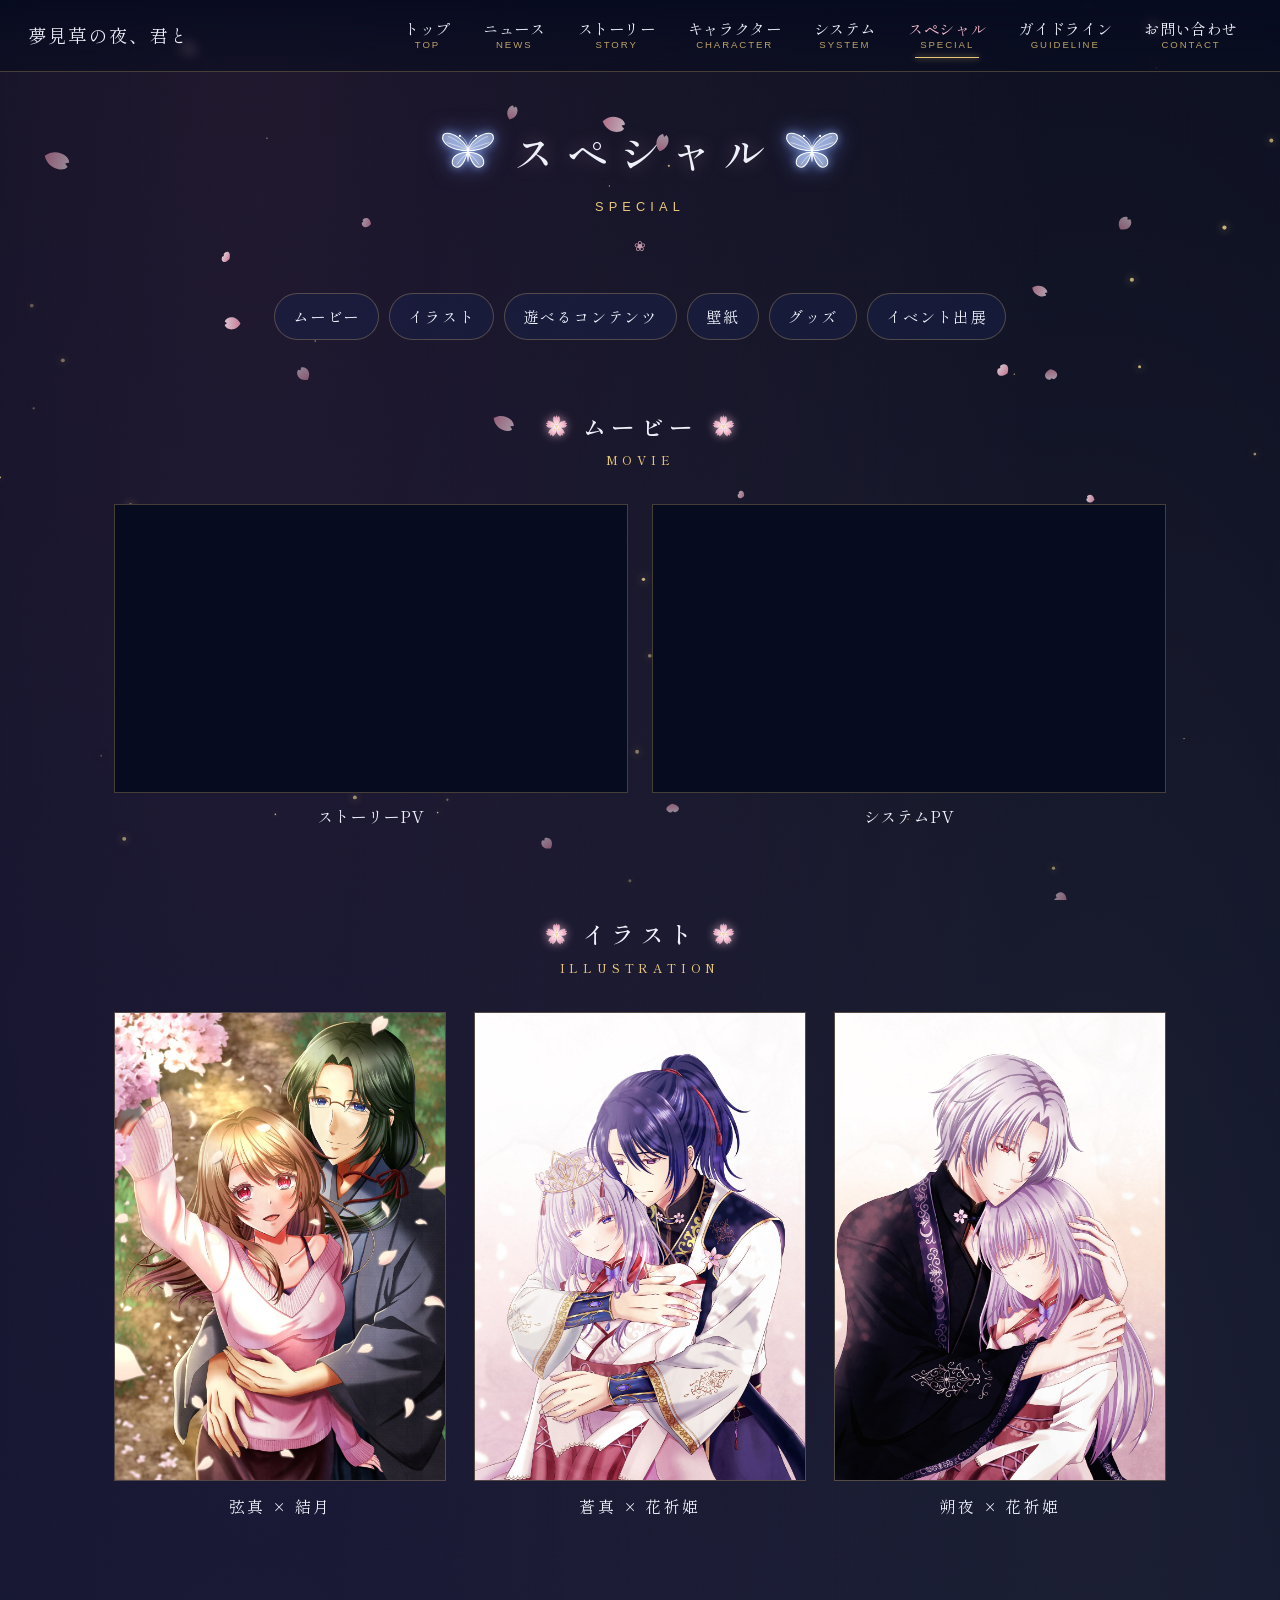
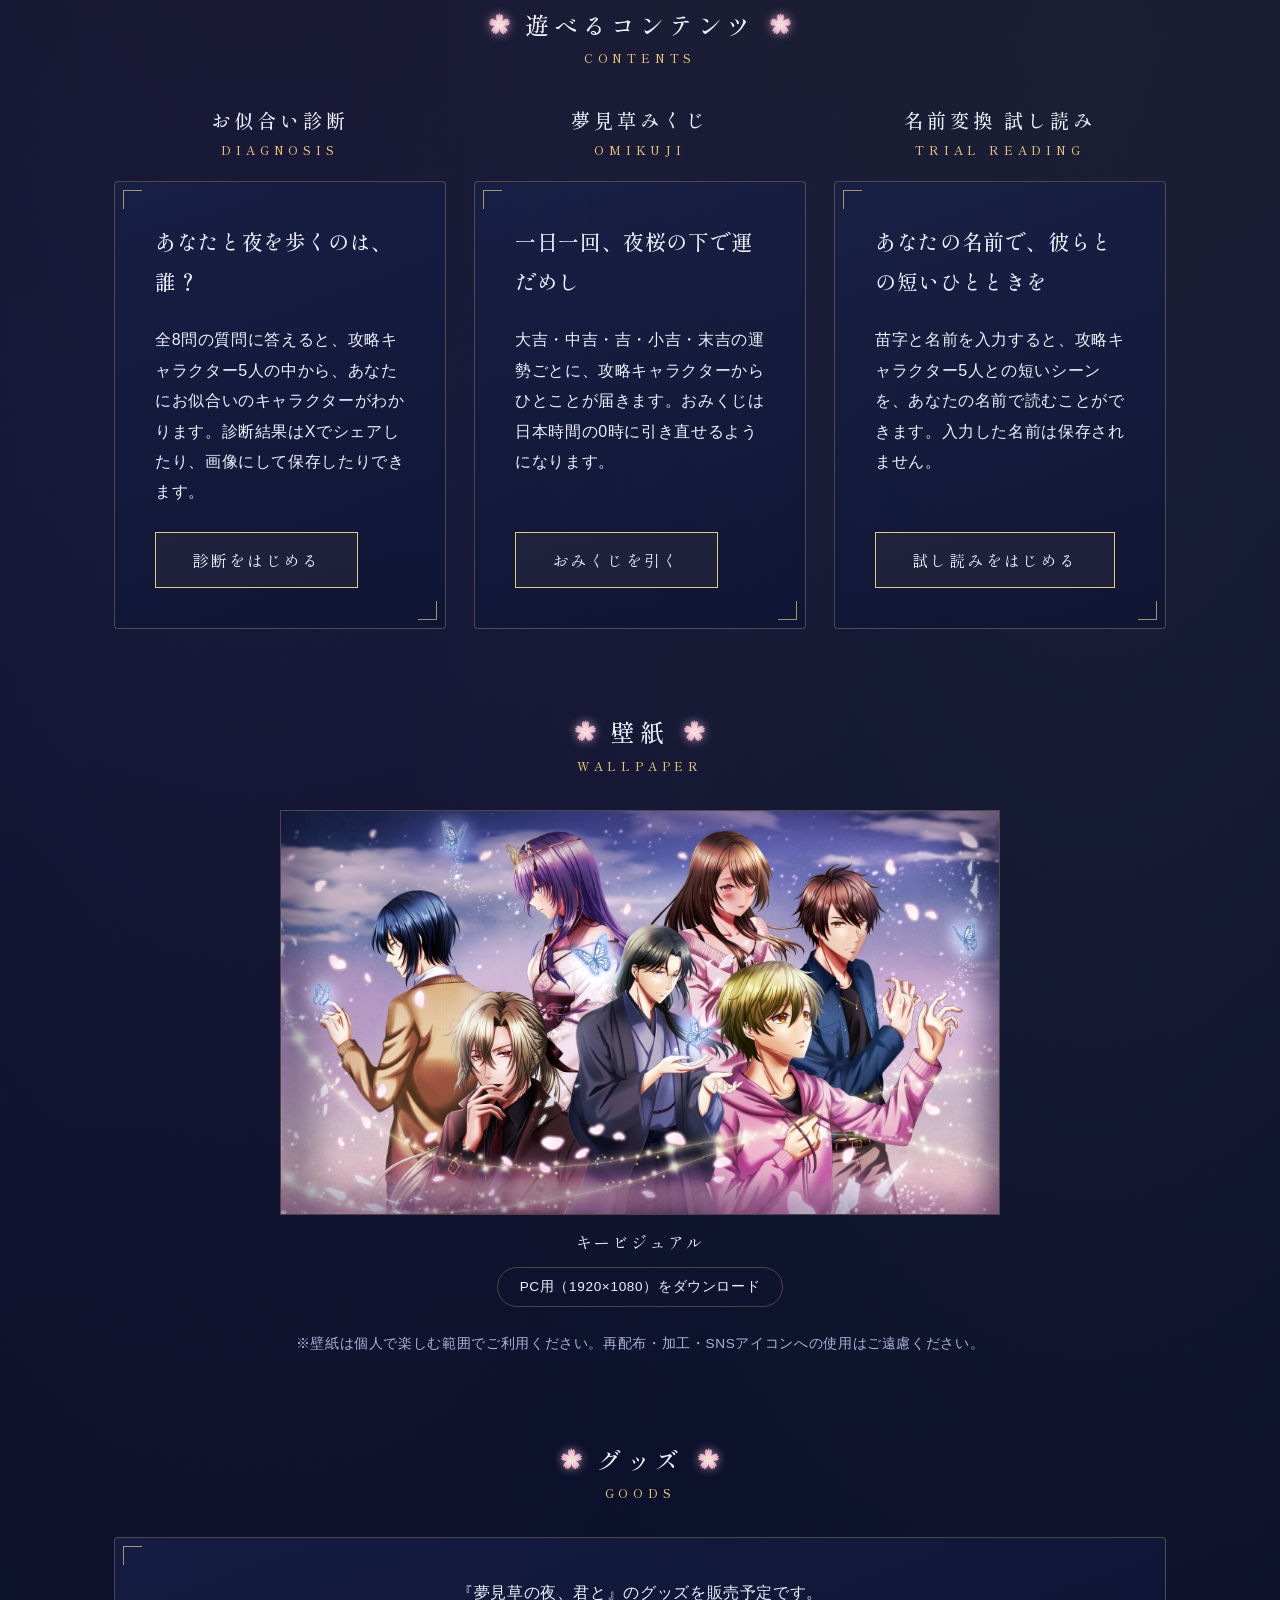
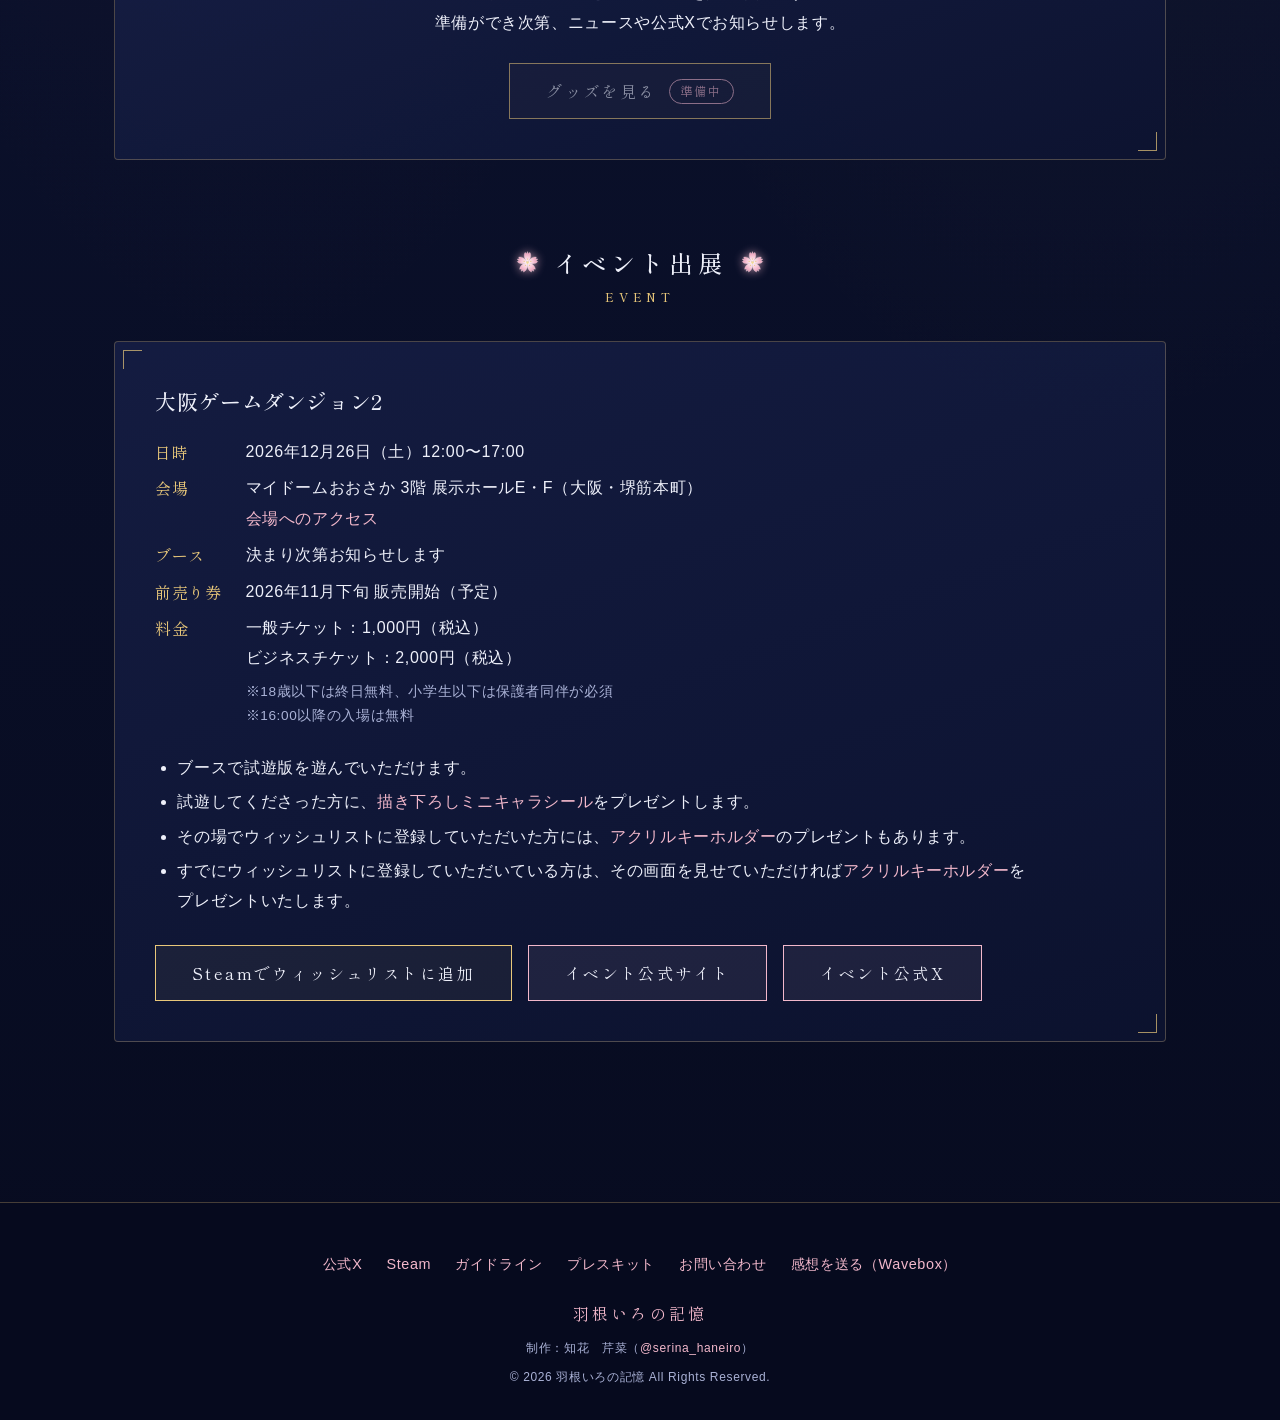
<file: special.html>
<!DOCTYPE html>
<html lang="ja">
<head>
  <meta charset="UTF-8">
  <meta name="viewport" content="width=device-width, initial-scale=1">
  <title>スペシャル｜夢見草の夜、君と 公式サイト</title>
  <meta name="description" content="乙女ゲーム『夢見草の夜、君と ～想い繋ぐ刻～』公式サイト。前世と今世が交差する、夜桜の恋物語。">

  <!-- SNSでシェアされたときの表示 -->
  <meta property="og:title" content="スペシャル｜夢見草の夜、君と 公式サイト">
  <meta property="og:description" content="乙女ゲーム『夢見草の夜、君と ～想い繋ぐ刻～』公式サイト。前世と今世が交差する、夜桜の恋物語。">
  <meta property="og:type" content="website">
  <meta property="og:image" content="https://yumemigusanoyoru.github.io/yumemigusa/images/ogp.jpg">
  <meta name="twitter:card" content="summary_large_image">

  <!-- タブのアイコン（images/favicon.png を置くと表示されます） -->
  <link rel="icon" href="images/favicon.png?v=1">
  <link rel="apple-touch-icon" href="images/favicon.png?v=1">

  <link rel="preconnect" href="https://fonts.googleapis.com">
  <link rel="preconnect" href="https://fonts.gstatic.com" crossorigin>
  <link href="https://fonts.googleapis.com/css2?family=Shippori+Mincho:wght@400;500;600&family=Zen+Kaku+Gothic+New:wght@400;500&display=swap" rel="stylesheet">
  <link rel="stylesheet" href="css/style.css?v=16">

  <!-- このページだけで使う見た目 -->
  <style>
    .movie-wrap { background: var(--night-deep); border: 1px solid var(--line); }
    .movie-wrap iframe { display: block; }
    .event-info {
      display: grid;
      grid-template-columns: auto 1fr;
      gap: 6px 24px;
      margin: 16px 0 24px;
    }
    .event-info dt { color: var(--gold); font-family: var(--font-title); }
    .ticket-note {
      list-style: none;
      margin: 6px 0 0;
      padding: 0;
      font-size: 0.85rem;
      color: var(--text-sub);
      line-height: 1.8;
    }
    .event-list { margin: 0 0 28px 1.4em; }
    .event-list li + li { margin-top: 4px; }
    .event-list b { color: var(--sakura); font-weight: 500; }
    .event-list li { word-break: auto-phrase; }
    .event-box .btn-row { justify-content: flex-start; }
    .shindan-lead { margin: 12px 0 24px; }
    /* お似合い診断・夢見草みくじ・試し読みを、パソコンでは横並びにする */
    @media (min-width: 1024px) {
      .play-grid { display: grid; grid-template-columns: repeat(3, minmax(0, 1fr)); gap: 28px; align-items: stretch; }
      .play-grid .special-section { display: flex; flex-direction: column; min-width: 0; }
      .play-grid .section-title { text-wrap: balance; }
      .play-grid .event-box { flex: 1; display: flex; flex-direction: column; }
      .play-grid .event-box .btn-row { margin-top: auto; }
    }
    /* 遊べるコンテンツ：中の3つの見出しは、大見出しより一回り小さく */
    .play-section .play-title {
      font-size: 1.2rem;
      margin-bottom: 20px;
    }
    .play-grid .special-section { margin-bottom: 40px; }
    @media (min-width: 1024px) {
      .play-grid .special-section { margin-bottom: 0; }
    }
    /* ページ内の目次 */
    .page-toc {
      display: flex;
      justify-content: center;
      flex-wrap: wrap;
      gap: 10px;
      max-width: 1100px;
      margin: -24px auto 64px;
    }
    .page-toc a {
      padding: 8px 18px;
      border: 1px solid var(--line);
      border-radius: 999px;
      background: rgba(24, 33, 74, 0.5);
      color: var(--text);
      font-family: var(--font-title);
      font-size: 0.95rem;
      letter-spacing: 0.12em;
      transition: border-color .3s, color .3s, box-shadow .3s;
      -webkit-tap-highlight-color: transparent;
    }
    .page-toc a:hover {
      border-color: var(--gold);
      color: var(--gold);
      box-shadow: 0 0 12px var(--gold-soft);
    }
    /* グッズ：準備中のボタン */
    .goods-box { text-align: center; }
    .goods-box .btn-row { justify-content: center; margin-top: 24px; }
    .btn.is-disabled {
      opacity: 0.55;
      cursor: default;
      pointer-events: none;
    }
    .btn .soon {
      display: inline-block;
      margin-left: 12px;
      padding: 0 10px;
      border: 1px solid var(--sakura);
      border-radius: 999px;
      font-size: 0.75rem;
      color: var(--sakura);
      vertical-align: 2px;
    }
    /* 飛んだ先の見出しが、上のメニューに隠れないように */
    .special-section,
    .play-grid {
      scroll-margin-top: calc(var(--header-h) + 24px);
    }
    @media (max-width: 600px) {
      .page-toc { gap: 8px; margin-bottom: 48px; }
      .page-toc a { padding: 6px 16px; font-size: 0.85rem; }
      .event-info { grid-template-columns: 1fr; gap: 0; }
      .event-info dd { margin-bottom: 10px; }
    }
  </style>
</head>
<body>
  <canvas id="petals" aria-hidden="true"></canvas>

  <!-- ===== ヘッダー（全ページ共通） ===== -->
  <header class="site-header">
    <a href="index.html" class="site-logo">
      夢見草の夜、君と
    </a>
    <button class="menu-toggle" aria-label="メニュー" aria-expanded="false">
      <span></span><span></span><span></span>
    </button>
    <nav class="global-nav">
      <ul>
        <li><a href="index.html">トップ<small>TOP</small></a></li>
        <li><a href="news.html">ニュース<small>NEWS</small></a></li>
        <li><a href="story.html">ストーリー<small>STORY</small></a></li>
        <li><a href="character.html">キャラクター<small>CHARACTER</small></a></li>
        <li><a href="system.html">システム<small>SYSTEM</small></a></li>
        <li><a href="special.html">スペシャル<small>SPECIAL</small></a></li>
        <li><a href="guideline.html">ガイドライン<small>GUIDELINE</small></a></li>
        <li><a href="contact.html">お問い合わせ<small>CONTACT</small></a></li>
      </ul>
    </nav>
  </header>

  <main class="page-main">
    <div class="container">

      <div class="page-title fade-in">
        <h1>スペシャル</h1>
        <span class="en">SPECIAL</span>
      </div>

      <!-- ===== 目次（押すとそのコーナーへ移動） ===== -->
      <nav class="page-toc fade-in" aria-label="スペシャルページの目次">
        <a href="#movie">ムービー</a>
        <a href="#illustration">イラスト</a>
        <a href="#play">遊べるコンテンツ</a>
        <a href="#wallpaper">壁紙</a>
        <a href="#goods">グッズ</a>
        <a href="#event">イベント出展</a>
      </nav>

      <!-- ===== ムービー ===== -->
      <section class="special-section fade-in" id="movie">
        <h2 class="section-title">ムービー<span class="en">MOVIE</span></h2>
        <div class="movie-grid">
          <div>
            <div class="movie-wrap">
              <iframe src="https://www.youtube.com/embed/It0Uceii0Z0" title="夢見草の夜、君と ストーリーPV" loading="lazy" allow="accelerometer; autoplay; clipboard-write; encrypted-media; gyroscope; picture-in-picture; web-share" allowfullscreen></iframe>
            </div>
            <p>ストーリーPV</p>
          </div>
          <div>
            <div class="movie-wrap">
              <iframe src="https://www.youtube.com/embed/EzrCHLivgw0" title="夢見草の夜、君と システムPV" loading="lazy" allow="accelerometer; autoplay; clipboard-write; encrypted-media; gyroscope; picture-in-picture; web-share" allowfullscreen></iframe>
            </div>
            <p>システムPV</p>
          </div>

          <!-- キャラクターPVを追加するときは、上の <div>〜</div> のまとまりをコピーして、
               embed/ のあとを動画のID（URLの youtu.be/ のあとの英数字）に、
               タイトルと下の文字を「キャラクターPV ○○編」に書き換えてください -->
        </div>
      </section>
      <!-- ===== イラスト ===== -->
      <section class="special-section fade-in" id="illustration">
        <h2 class="section-title">イラスト<span class="en">ILLUSTRATION</span></h2>
        <div class="gallery-grid">
          <a class="gallery-item" href="images/gallery/gallery-01.jpg">
            <div class="frame"><img src="images/gallery/gallery-01.jpg" alt="弦真と結月" loading="lazy"></div>
            <p>弦真 × 結月</p>
          </a>
          <a class="gallery-item" href="images/gallery/gallery-02.jpg">
            <div class="frame"><img src="images/gallery/gallery-02.jpg" alt="蒼真と花祈姫" loading="lazy"></div>
            <p>蒼真 × 花祈姫</p>
          </a>
          <a class="gallery-item" href="images/gallery/gallery-03.jpg">
            <div class="frame"><img src="images/gallery/gallery-03.jpg" alt="朔夜と花祈姫" loading="lazy"></div>
            <p>朔夜 × 花祈姫</p>
          </a>
        </div>
      </section>

      <!-- ===== 遊べるコンテンツ（パソコンでは3つを横並び） ===== -->
      <section class="special-section play-section fade-in" id="play">
      <h2 class="section-title">遊べるコンテンツ<span class="en">CONTENTS</span></h2>
      <div class="play-grid">
        <!-- ===== お似合い診断 ===== -->
          <section class="special-section fade-in" id="diagnosis">
          <h3 class="section-title play-title">お似合い診断<span class="en">DIAGNOSIS</span></h3>
          <div class="panel event-box">
            <h3>あなたと夜を歩くのは、誰？</h3>
            <p class="shindan-lead">全8問の質問に答えると、攻略キャラクター5人の中から、あなたにお似合いのキャラクターがわかります。診断結果はXでシェアしたり、画像にして保存したりできます。</p>
            <div class="btn-row">
              <a href="shindan.html" class="btn">診断をはじめる</a>
            </div>
          </div>
        </section>

        <!-- ===== 夢見草みくじ ===== -->
        <section class="special-section fade-in" id="omikuji">
          <h3 class="section-title play-title">夢見草みくじ<span class="en">OMIKUJI</span></h3>
          <div class="panel event-box">
            <h3>一日一回、夜桜の下で運だめし</h3>
            <p class="shindan-lead">大吉・中吉・吉・小吉・末吉の運勢ごとに、攻略キャラクターからひとことが届きます。おみくじは日本時間の0時に引き直せるようになります。</p>
            <div class="btn-row">
              <a href="omikuji.html" class="btn">おみくじを引く</a>
            </div>
          </div>
        </section>

        <!-- ===== 名前変換 試し読み ===== -->
        <section class="special-section fade-in" id="tameshiyomi">
          <h3 class="section-title play-title">名前変換 試し読み<span class="en">TRIAL READING</span></h3>
          <div class="panel event-box">
            <h3>あなたの名前で、彼らとの短いひとときを</h3>
            <p class="shindan-lead">苗字と名前を入力すると、攻略キャラクター5人との短いシーンを、あなたの名前で読むことができます。入力した名前は保存されません。</p>
            <div class="btn-row">
              <a href="tameshiyomi.html" class="btn">試し読みをはじめる</a>
            </div>
          </div>
        </section>
      </div>
      </section>

      <!-- ===== 壁紙 ===== -->
      <section class="special-section fade-in" id="wallpaper">
        <h2 class="section-title">壁紙<span class="en">WALLPAPER</span></h2>
        <div class="wallpaper-grid">

          <div class="wallpaper-item">
            <div class="thumb"><img src="images/wallpaper/01-pc.jpg" alt="キービジュアル壁紙" loading="lazy"></div>
            <p class="wallpaper-title">キービジュアル</p>
            <div class="links">
              <a href="images/wallpaper/01-pc.jpg" download="yumemigusa_wallpaper_01.jpg">PC用（1920×1080）をダウンロード</a>
            </div>
          </div>

        </div>
        <p class="wallpaper-note">※壁紙は個人で楽しむ範囲でご利用ください。再配布・加工・SNSアイコンへの使用はご遠慮ください。</p>
      </section>
      <!-- ===== グッズ ===== -->
      <section class="special-section fade-in" id="goods">
        <h2 class="section-title">グッズ<span class="en">GOODS</span></h2>
        <div class="panel event-box goods-box">
          <p>『夢見草の夜、君と』のグッズを販売予定です。<br>
          準備ができ次第、ニュースや公式Xでお知らせします。</p>
          <div class="btn-row">
            <!-- 販売が始まったら、下の <span ...>〜</span> を
                 <a href="ショップのURL" class="btn" target="_blank" rel="noopener">グッズを見る</a>
                 に書き換えてください -->
            <span class="btn is-disabled" aria-disabled="true">グッズを見る<span class="soon">準備中</span></span>
          </div>
        </div>
      </section>

      <!-- ===== イベント ===== -->
      <section class="special-section fade-in" id="event">
        <h2 class="section-title">イベント出展<span class="en">EVENT</span></h2>
        <div class="panel event-box">
          <h3>大阪ゲームダンジョン2</h3>
          <dl class="event-info">
            <dt>日時</dt><dd>2026年12月26日（土）12:00〜17:00</dd>
            <dt>会場</dt><dd>マイドームおおさか 3階 展示ホールE・F（大阪・堺筋本町）<br><a href="https://www.mydome.jp/organizer/access/" target="_blank" rel="noopener">会場へのアクセス</a></dd>
            <!-- ブース番号が決まったら「決まり次第お知らせします」を書き換えてください -->
            <dt>ブース</dt><dd>決まり次第お知らせします</dd>
            <dt>前売り券</dt><dd>2026年11月下旬 販売開始（予定）</dd>
            <dt>料金</dt><dd>一般チケット：1,000円（税込）<br>ビジネスチケット：2,000円（税込）
              <ul class="ticket-note">
                <li>※18歳以下は終日無料、小学生以下は保護者同伴が必須</li>
                <li>※16:00以降の入場は無料</li>
              </ul>
            </dd>
          </dl>
          <ul class="event-list">
            <li>ブースで試遊版を遊んでいただけます。</li>
            <li>試遊してくださった方に、<b>描き下ろしミニキャラシール</b>をプレゼントします。</li>
            <li>その場でウィッシュリストに登録していただいた方には、<b>アクリルキーホルダー</b>のプレゼントもあります。</li>
            <li>すでにウィッシュリストに登録していただいている方は、その画面を見せていただければ<b>アクリルキーホルダー</b>をプレゼントいたします。</li>
          </ul>
          <div class="btn-row">
            <a href="https://store.steampowered.com/app/4115570/" class="btn" target="_blank" rel="noopener">Steamでウィッシュリストに追加</a>
            <a href="https://tokyogamedungeon.com/" class="btn btn-sakura" target="_blank" rel="noopener">イベント公式サイト</a>
            <a href="https://x.com/TG_Dungeon" class="btn btn-sakura" target="_blank" rel="noopener">イベント公式X</a>
          </div>
        </div>
      </section>

    </div>
  </main>

  <!-- ===== フッター（全ページ共通） ===== -->
  <footer class="site-footer">
    <ul class="footer-links">
      <li><a href="https://x.com/yumemigusa_5052" target="_blank" rel="noopener">公式X</a></li>
      <li><a href="https://store.steampowered.com/app/4115570/" target="_blank" rel="noopener">Steam</a></li>
            <li><a href="guideline.html">ガイドライン</a></li>
            <li><a href="presskit.html">プレスキット</a></li>
         <li><a href="contact.html">お問い合わせ</a></li>
      <li><a href="https://wavebox.me/wave/7bja4yynym2rl8wr/" target="_blank" rel="noopener">感想を送る（Wavebox）</a></li>
    </ul>
    <p class="footer-circle"><a href="https://haneironokioku.github.io/haneironokioku/" target="_blank" rel="noopener">羽根いろの記憶</a></p>
    <p class="copyright" style="margin-bottom:6px">制作：知花　芹菜（<a href="https://x.com/serina_haneiro" target="_blank" rel="noopener">@serina_haneiro</a>）</p>
    <p class="copyright">&copy; 2026 羽根いろの記憶 All Rights Reserved.</p>
  </footer>

  <!-- Cloudflare Web Analytics --><script type='module' src='https://static.cloudflareinsights.com/beacon.min.js' data-cf-beacon='{"token": "5b90241d184643a3bd6e7395674b8b5f"}'></script><!-- End Cloudflare Web Analytics -->
  <script src="js/main.js"></script>
  <script src="js/gallery.js?v=1"></script>
</body>
</html>
</file>
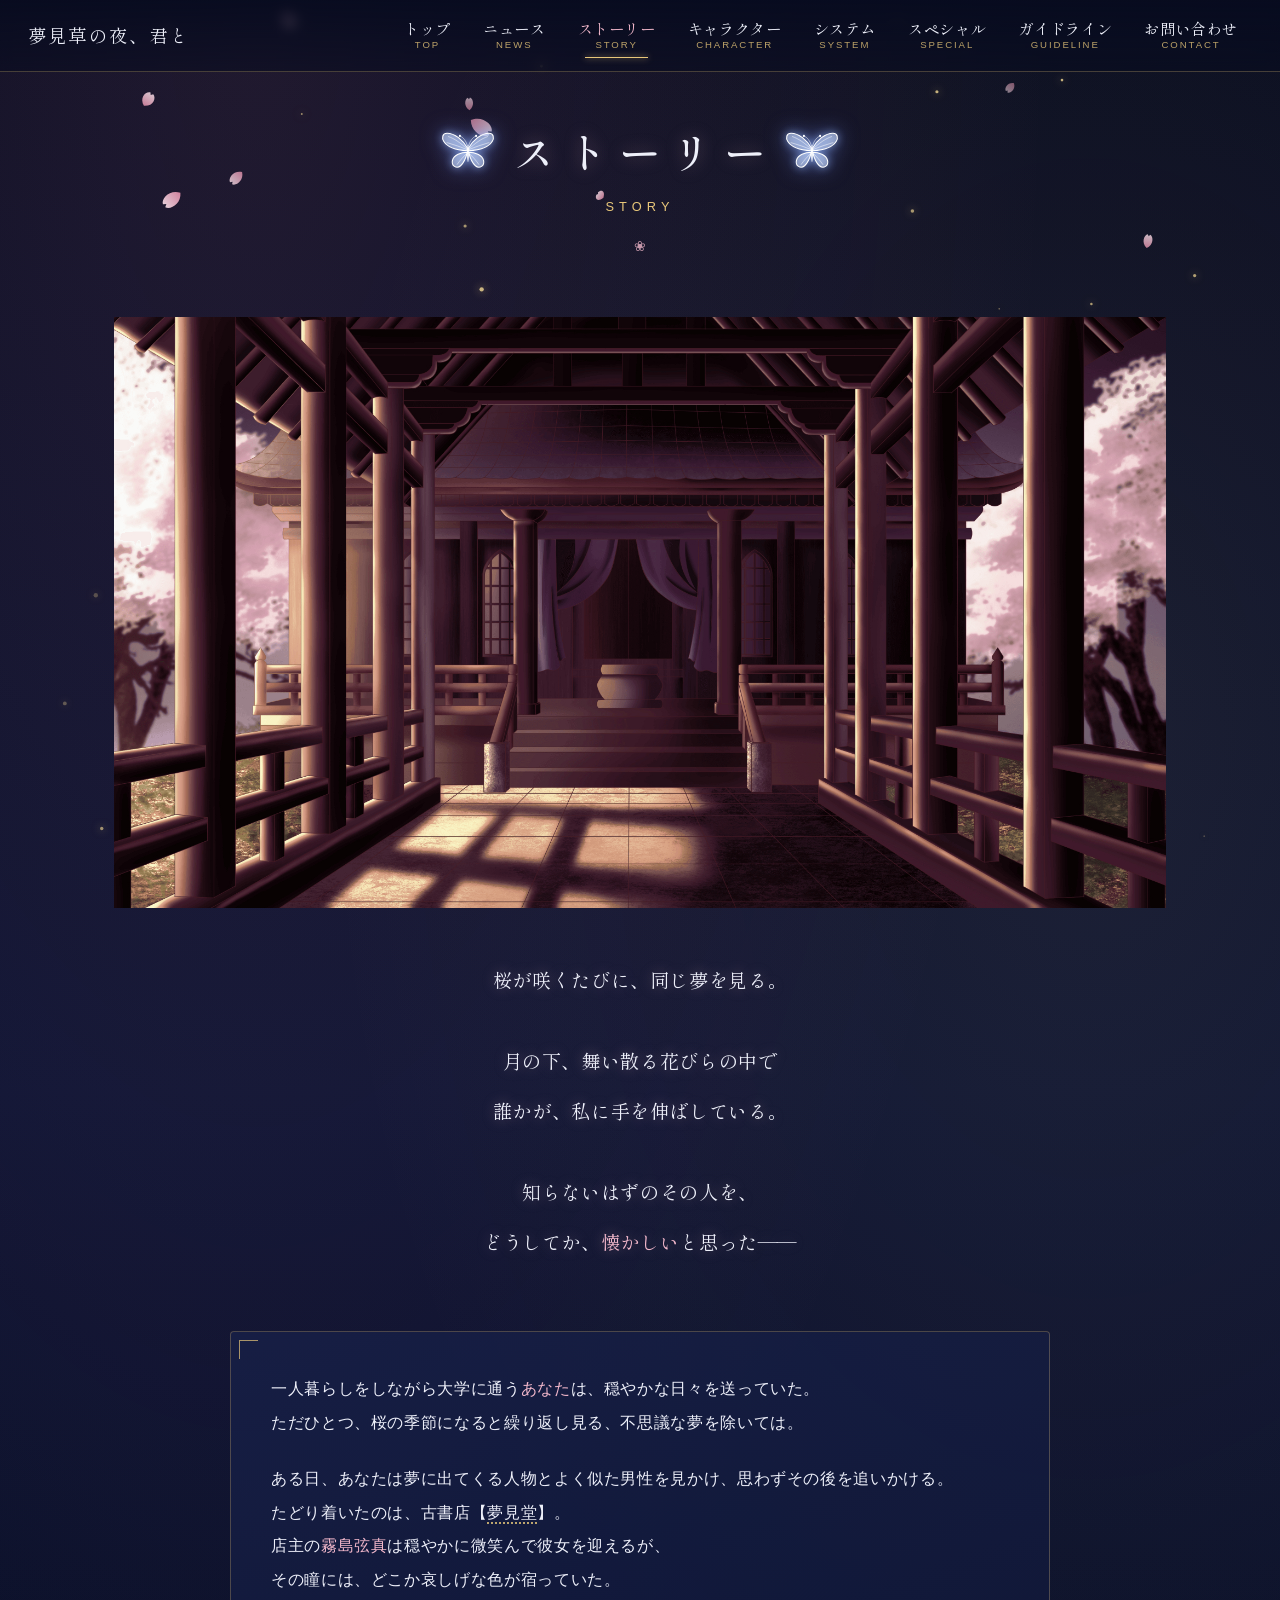
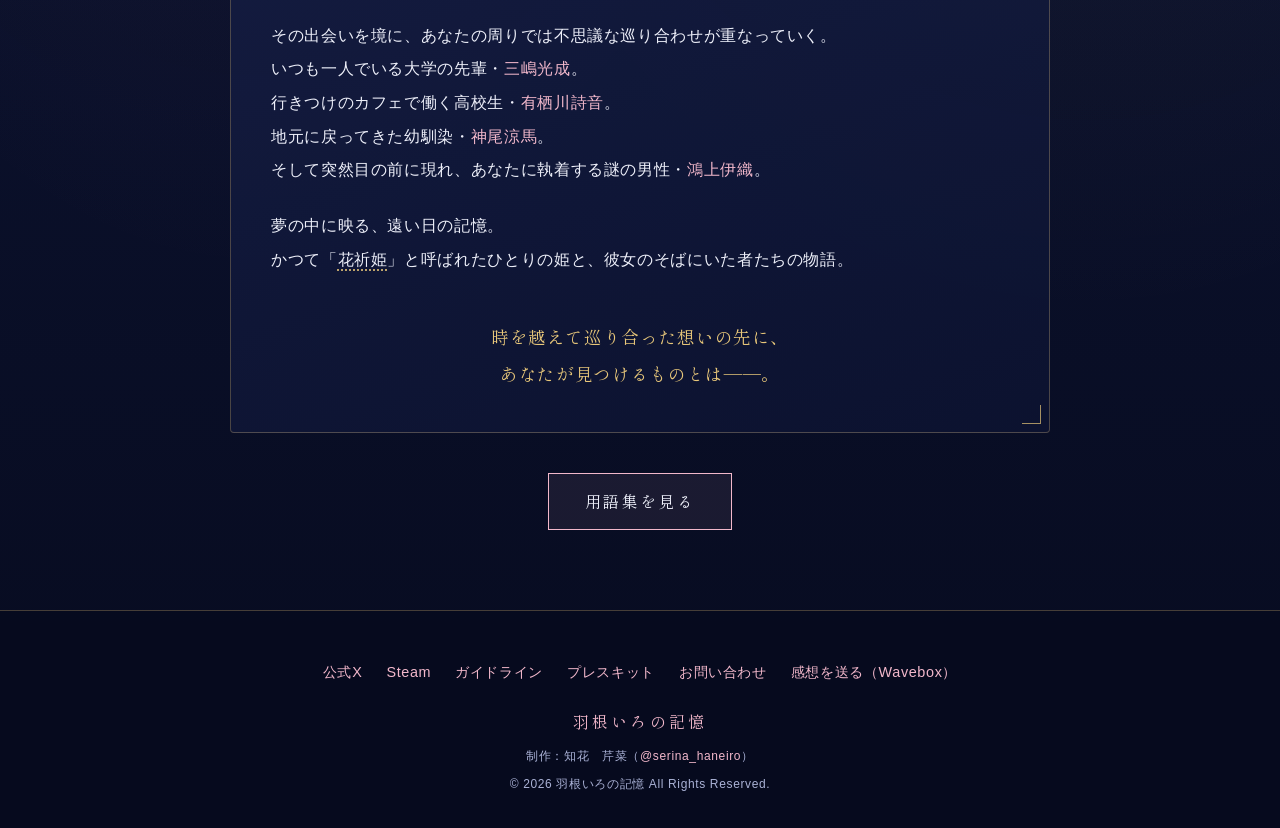
<file: story.html>
<!DOCTYPE html>
<html lang="ja">
<head>
  <meta charset="UTF-8">
  <meta name="viewport" content="width=device-width, initial-scale=1">
  <title>ストーリー｜夢見草の夜、君と 公式サイト</title>
  <meta name="description" content="乙女ゲーム『夢見草の夜、君と ～想い繋ぐ刻～』公式サイト。前世と今世が交差する、夜桜の恋物語。">

  <!-- SNSでシェアされたときの表示 -->
  <meta property="og:title" content="ストーリー｜夢見草の夜、君と 公式サイト">
  <meta property="og:description" content="乙女ゲーム『夢見草の夜、君と ～想い繋ぐ刻～』公式サイト。前世と今世が交差する、夜桜の恋物語。">
  <meta property="og:type" content="website">
  <meta property="og:image" content="https://yumemigusanoyoru.github.io/yumemigusa/images/ogp.jpg">
  <meta name="twitter:card" content="summary_large_image">

  <!-- タブのアイコン（images/favicon.png を置くと表示されます） -->
  <link rel="icon" href="images/favicon.png?v=1">
  <link rel="apple-touch-icon" href="images/favicon.png?v=1">

  <link rel="preconnect" href="https://fonts.googleapis.com">
  <link rel="preconnect" href="https://fonts.gstatic.com" crossorigin>
  <link href="https://fonts.googleapis.com/css2?family=Shippori+Mincho:wght@400;500;600&family=Zen+Kaku+Gothic+New:wght@400;500&display=swap" rel="stylesheet">
  <link rel="stylesheet" href="css/style.css?v=19">

  <!-- このページだけで使う見た目 -->
  <style>
    .story-poem {
      font-family: var(--font-title);
      font-size: 1.2rem;
      line-height: 2.6;
      text-align: center;
      margin: 0 0 64px;
      text-shadow: 0 0 14px rgba(242, 184, 203, 0.35);
    }
    .story-poem p + p { margin-top: 1.6em; }
    .story-poem em { font-style: normal; color: var(--sakura); }

    .story-synopsis {
      max-width: 820px;
      margin: 0 auto;
      line-height: 2.1;
    }
    .story-synopsis p + p { margin-top: 1.4em; }
    .story-synopsis strong { font-weight: 500; color: var(--sakura); }
    .story-synopsis .closing {
      font-family: var(--font-title);
      text-align: center;
      font-size: 1.1rem;
      color: var(--gold);
      margin-top: 2.4em;
    }

    /* 用語集へのリンク（本文になじむよう、点線の下線だけで示す） */
    .story-synopsis a.gl-link {
      color: inherit; text-decoration: underline dotted; text-decoration-color: var(--gold);
      text-underline-offset: 5px; transition: color .2s;
    }
    .story-synopsis a.gl-link:hover { color: var(--gold); }
    .story-glossary { margin-top: 40px; }

    @media (max-width: 600px) {
      .story-poem { font-size: 1rem; line-height: 2.3; }
    }
  </style>
</head>
<body>
  <canvas id="petals" aria-hidden="true"></canvas>

  <!-- ===== ヘッダー（全ページ共通） ===== -->
  <header class="site-header">
    <a href="index.html" class="site-logo">
      夢見草の夜、君と
    </a>
    <button class="menu-toggle" aria-label="メニュー" aria-expanded="false">
      <span></span><span></span><span></span>
    </button>
    <nav class="global-nav">
      <ul>
        <li><a href="index.html">トップ<small>TOP</small></a></li>
        <li><a href="news.html">ニュース<small>NEWS</small></a></li>
        <li><a href="story.html">ストーリー<small>STORY</small></a></li>
        <li><a href="character.html">キャラクター<small>CHARACTER</small></a></li>
        <li><a href="system.html">システム<small>SYSTEM</small></a></li>
        <li><a href="special.html">スペシャル<small>SPECIAL</small></a></li>
        <li><a href="guideline.html">ガイドライン<small>GUIDELINE</small></a></li>
        <li><a href="contact.html">お問い合わせ<small>CONTACT</small></a></li>
      </ul>
    </nav>
  </header>

  <main class="page-main">
    <div class="container">

      <div class="page-title fade-in">
        <h1>ストーリー</h1>
        <span class="en">STORY</span>
      </div>

      <div class="story-visual fade-in">
        <!-- ストーリー用のイラストに差し替え：<img src="images/story.webp" alt=""> -->
        <img src="images/story.jpg" alt="夢見草の夜、君と ストーリーイラスト">
      </div>

      <!-- ===== 冒頭の詩的な数行 ===== -->
      <div class="story-poem fade-in">
        <p>桜が咲くたびに、同じ夢を見る。</p>

        <p>月の下、舞い散る花びらの中で<br>
        誰かが、私に手を伸ばしている。</p>

        <p>知らないはずのその人を、<br>
        どうしてか、<em>懐かしい</em>と思った――</p>
      </div>

      <!-- ===== あらすじ ===== -->
      <div class="story-synopsis panel fade-in">
        <p>一人暮らしをしながら大学に通う<strong>あなた</strong>は、穏やかな日々を送っていた。<br>
        ただひとつ、桜の季節になると繰り返し見る、不思議な夢を除いては。</p>

        <p>ある日、あなたは夢に出てくる人物とよく似た男性を見かけ、思わずその後を追いかける。<br>
        たどり着いたのは、古書店【<a class="gl-link" href="glossary.html#yumemido">夢見堂</a>】。<br>
        店主の<strong>霧島弦真</strong>は穏やかに微笑んで彼女を迎えるが、<br>その瞳には、どこか哀しげな色が宿っていた。<br></p>

        <p>その出会いを境に、あなたの周りでは不思議な巡り合わせが重なっていく。<br>
        いつも一人でいる大学の先輩・<strong>三嶋光成</strong>。<br>
        行きつけのカフェで働く高校生・<strong>有栖川詩音</strong>。<br>
        地元に戻ってきた幼馴染・<strong>神尾涼馬</strong>。<br>
        そして突然目の前に現れ、あなたに執着する謎の男性・<strong>鴻上伊織</strong>。</p>

        <p>夢の中に映る、遠い日の記憶。<br>
        かつて「<a class="gl-link" href="glossary.html#hananorihime">花祈姫</a>」と呼ばれたひとりの姫と、彼女のそばにいた者たちの物語。</p>

        <p class="closing">時を越えて巡り合った想いの先に、<br>
        あなたが見つけるものとは――。</p>
      </div>

      <!-- ===== 用語集へ ===== -->
      <div class="btn-row story-glossary fade-in">
        <a href="glossary.html" class="btn btn-sakura">用語集を見る</a>
      </div>

    </div>
  </main>

  <!-- ===== フッター（全ページ共通） ===== -->
  <footer class="site-footer">
    <ul class="footer-links">
      <li><a href="https://x.com/yumemigusa_5052" target="_blank" rel="noopener">公式X</a></li>
      <li><a href="https://store.steampowered.com/app/4115570/" target="_blank" rel="noopener">Steam</a></li>
            <li><a href="guideline.html">ガイドライン</a></li>
            <li><a href="presskit.html">プレスキット</a></li>
         <li><a href="contact.html">お問い合わせ</a></li>
      <li><a href="https://wavebox.me/wave/7bja4yynym2rl8wr/" target="_blank" rel="noopener">感想を送る（Wavebox）</a></li>
    </ul>
    <p class="footer-circle"><a href="https://haneironokioku.github.io/haneironokioku/" target="_blank" rel="noopener">羽根いろの記憶</a></p>
    <p class="copyright" style="margin-bottom:6px">制作：知花　芹菜（<a href="https://x.com/serina_haneiro" target="_blank" rel="noopener">@serina_haneiro</a>）</p>
    <p class="copyright">&copy; 2026 羽根いろの記憶 All Rights Reserved.</p>
  </footer>

  <!-- Cloudflare Web Analytics --><script type='module' src='https://static.cloudflareinsights.com/beacon.min.js' data-cf-beacon='{"token": "5b90241d184643a3bd6e7395674b8b5f"}'></script><!-- End Cloudflare Web Analytics -->
  <script src="js/main.js"></script>
</body>
</html>
</file>
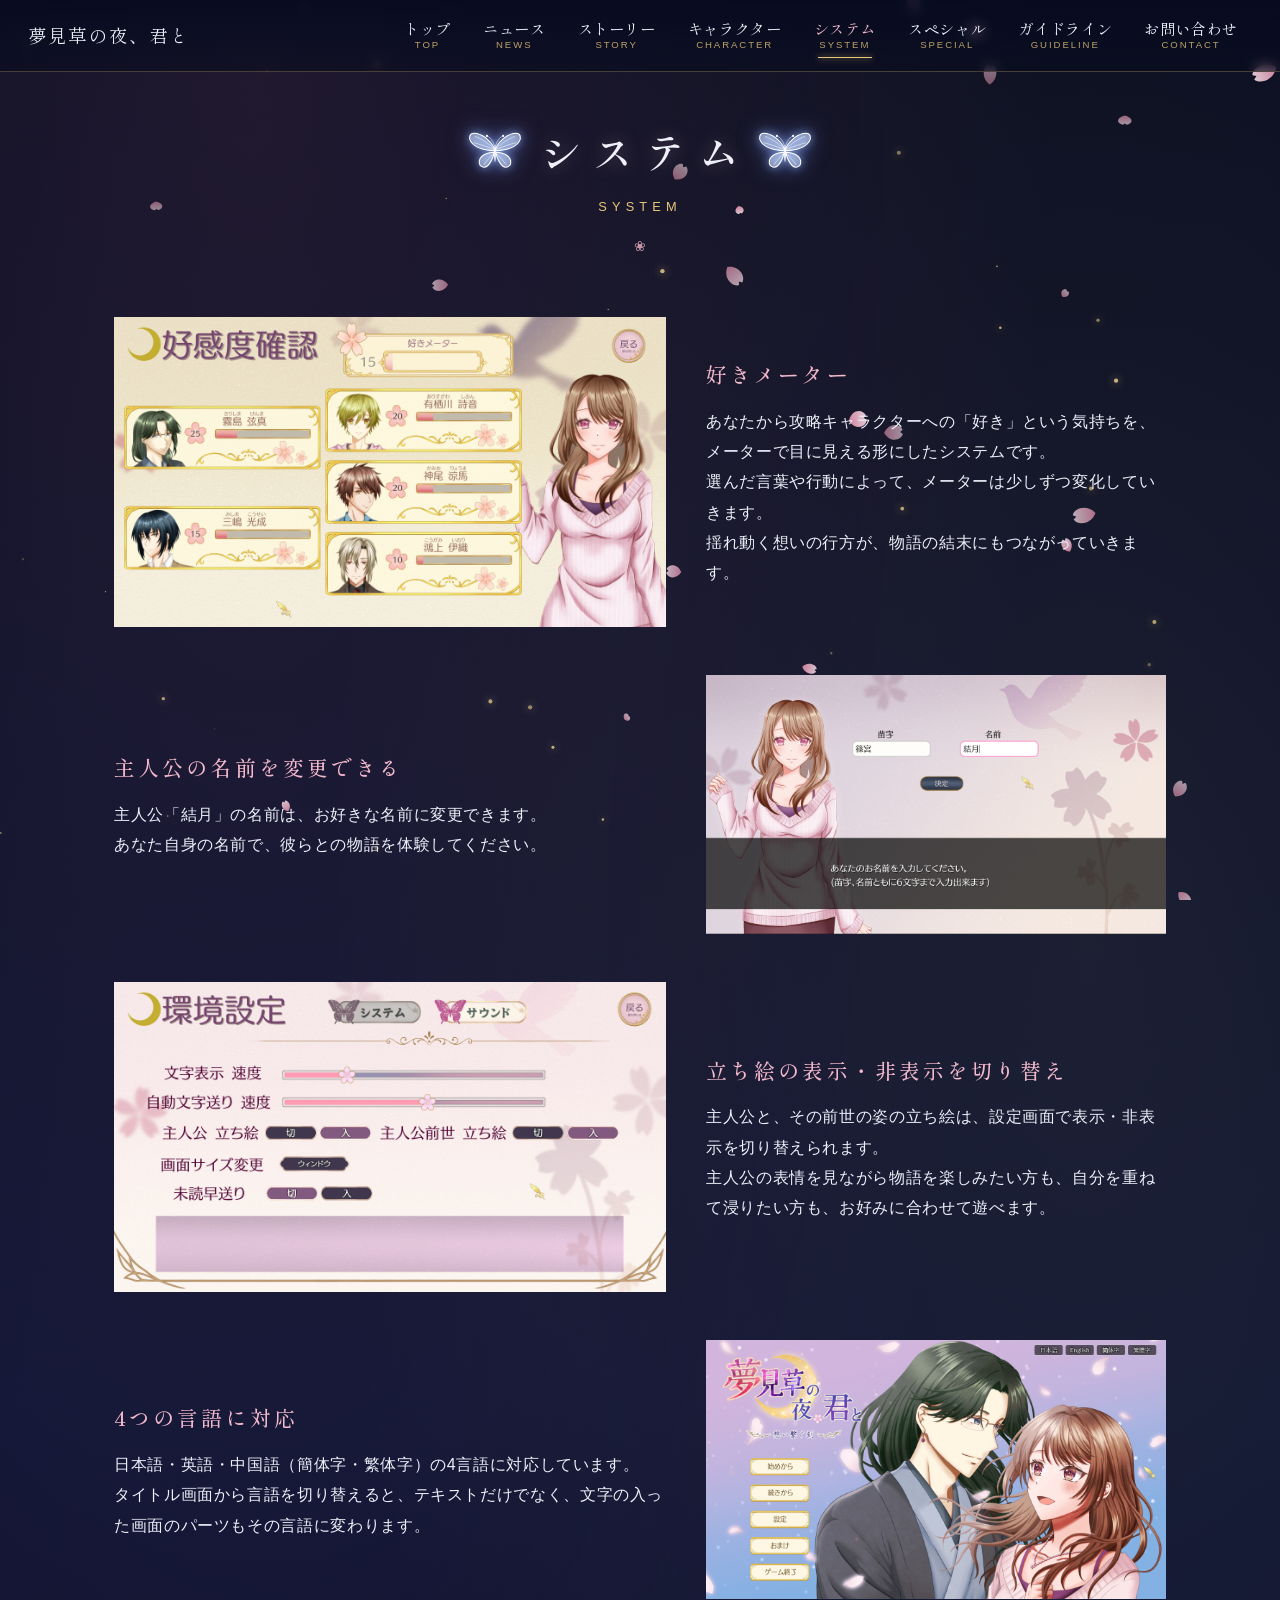
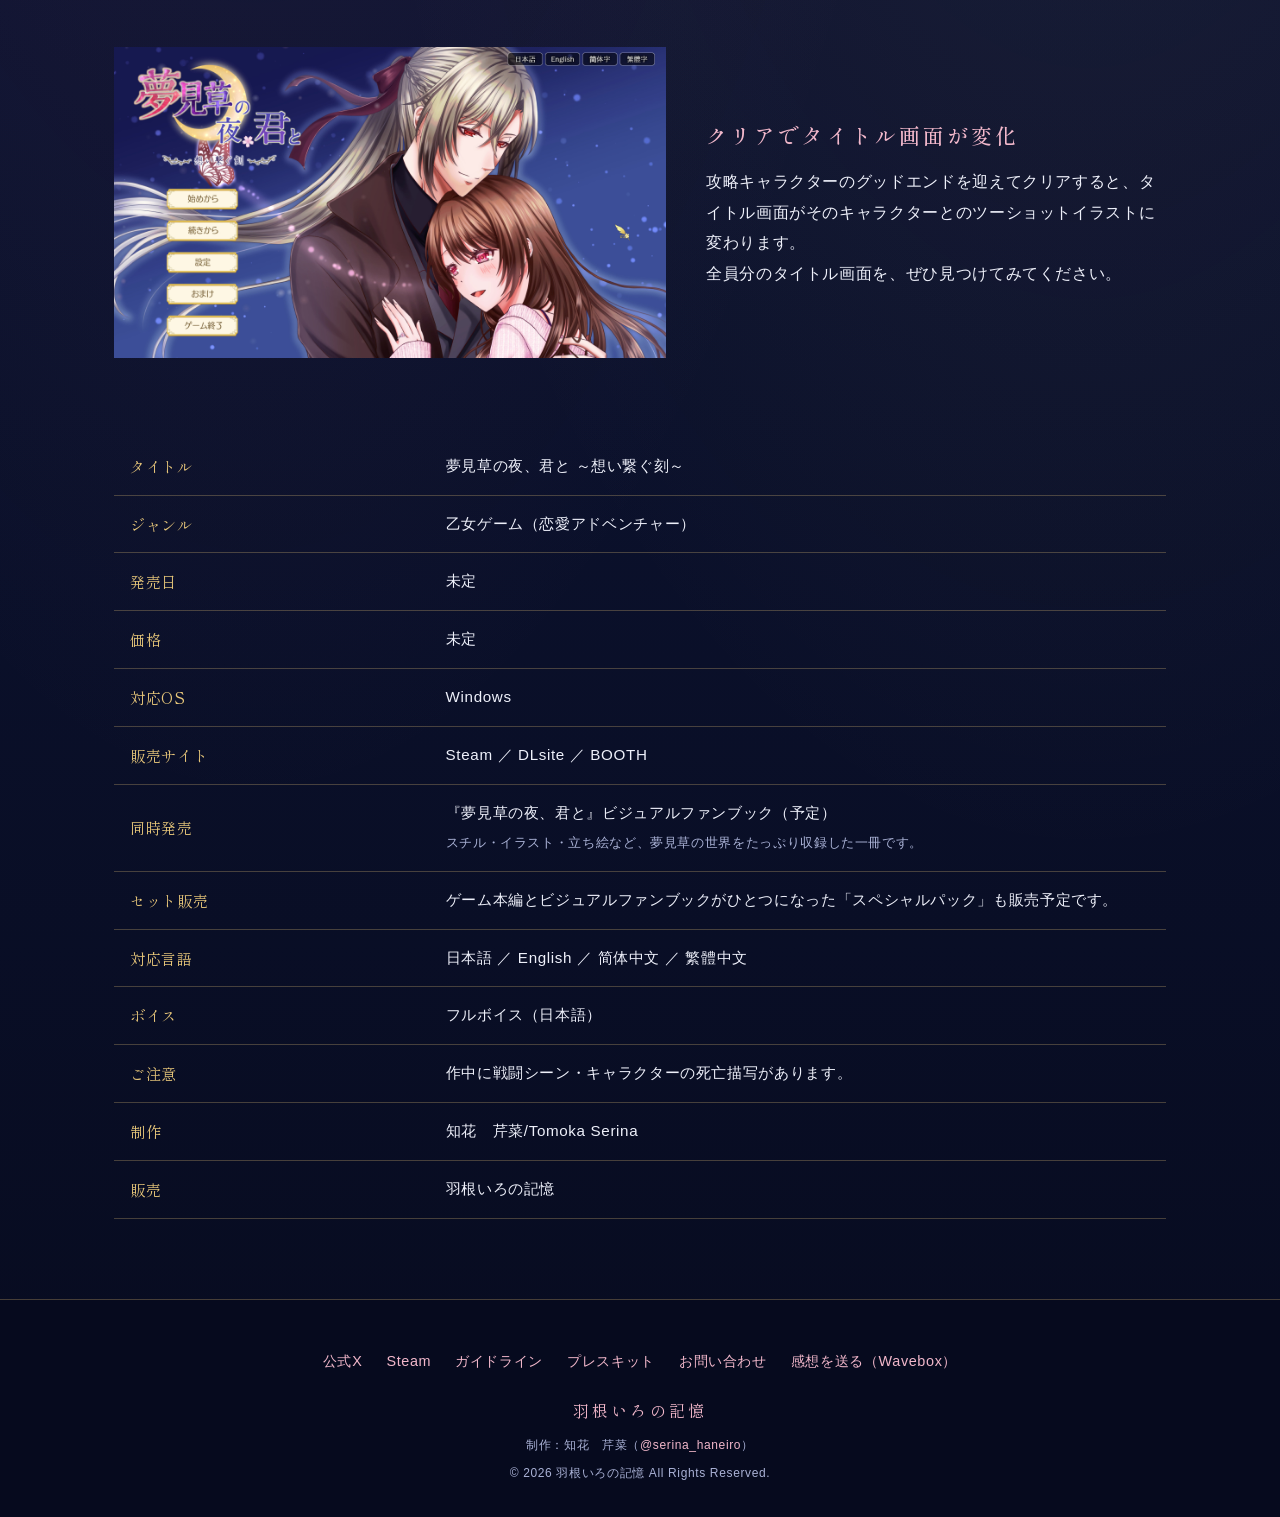
<file: system.html>
<!DOCTYPE html>
<html lang="ja">
<head>
  <meta charset="UTF-8">
  <meta name="viewport" content="width=device-width, initial-scale=1">
  <title>システム｜夢見草の夜、君と 公式サイト</title>
  <meta name="description" content="乙女ゲーム『夢見草の夜、君と ～想い繋ぐ刻～』公式サイト。前世と今世が交差する、夜桜の恋物語。">

  <!-- SNSでシェアされたときの表示 -->
  <meta property="og:title" content="システム｜夢見草の夜、君と 公式サイト">
  <meta property="og:description" content="乙女ゲーム『夢見草の夜、君と ～想い繋ぐ刻～』公式サイト。前世と今世が交差する、夜桜の恋物語。">
  <meta property="og:type" content="website">
  <meta property="og:image" content="https://yumemigusanoyoru.github.io/yumemigusa/images/ogp.jpg">
  <meta name="twitter:card" content="summary_large_image">

  <!-- タブのアイコン（images/favicon.png を置くと表示されます） -->
  <link rel="icon" href="images/favicon.png?v=1">
  <link rel="apple-touch-icon" href="images/favicon.png?v=1">

  <link rel="preconnect" href="https://fonts.googleapis.com">
  <link rel="preconnect" href="https://fonts.gstatic.com" crossorigin>
  <link href="https://fonts.googleapis.com/css2?family=Shippori+Mincho:wght@400;500;600&family=Zen+Kaku+Gothic+New:wght@400;500&display=swap" rel="stylesheet">
  <link rel="stylesheet" href="css/style.css?v=19">

</head>
<body>
  <canvas id="petals" aria-hidden="true"></canvas>

  <!-- ===== ヘッダー（全ページ共通） ===== -->
  <header class="site-header">
    <a href="index.html" class="site-logo">
      夢見草の夜、君と
    </a>
    <button class="menu-toggle" aria-label="メニュー" aria-expanded="false">
      <span></span><span></span><span></span>
    </button>
    <nav class="global-nav">
      <ul>
        <li><a href="index.html">トップ<small>TOP</small></a></li>
        <li><a href="news.html">ニュース<small>NEWS</small></a></li>
        <li><a href="story.html">ストーリー<small>STORY</small></a></li>
        <li><a href="character.html">キャラクター<small>CHARACTER</small></a></li>
        <li><a href="system.html">システム<small>SYSTEM</small></a></li>
        <li><a href="special.html">スペシャル<small>SPECIAL</small></a></li>
        <li><a href="guideline.html">ガイドライン<small>GUIDELINE</small></a></li>
        <li><a href="contact.html">お問い合わせ<small>CONTACT</small></a></li>
      </ul>
    </nav>
  </header>

  <main class="page-main">
    <div class="container">

      <div class="page-title fade-in">
        <h1>システム</h1>
        <span class="en">SYSTEM</span>
      </div>

      <!-- スクリーンショット：images/system/01.jpg 〜 05.jpg（1280×720px） -->
      <div class="system-list">

        <div class="system-item fade-in">
          <div class="system-shot">
            <img src="images/system/01.jpg" alt="好きメーターの画面">
          </div>
          <div>
            <h3>好きメーター</h3>
            <p>あなたから攻略キャラクターへの「好き」という気持ちを、メーターで目に見える形にしたシステムです。<br>選んだ言葉や行動によって、メーターは少しずつ変化していきます。<br>揺れ動く想いの行方が、物語の結末にもつながっていきます。</p>
          </div>
        </div>

        <div class="system-item fade-in">
          <div class="system-shot">
            <img src="images/system/02.jpg" alt="主人公の名前を変更できるの画面">
          </div>
          <div>
            <h3>主人公の名前を変更できる</h3>
            <p>主人公「結月」の名前は、お好きな名前に変更できます。<br>あなた自身の名前で、彼らとの物語を体験してください。</p>
          </div>
        </div>

        <div class="system-item fade-in">
          <div class="system-shot">
            <img src="images/system/03.jpg" alt="立ち絵の表示・非表示を切り替えの画面">
          </div>
          <div>
            <h3>立ち絵の表示・非表示を切り替え</h3>
            <p>主人公と、その前世の姿の立ち絵は、設定画面で表示・非表示を切り替えられます。<br>主人公の表情を見ながら物語を楽しみたい方も、自分を重ねて浸りたい方も、お好みに合わせて遊べます。</p>
          </div>
        </div>

        <div class="system-item fade-in">
          <div class="system-shot">
            <img src="images/system/04.jpg" alt="4つの言語に対応の画面">
          </div>
          <div>
            <h3>4つの言語に対応</h3>
            <p>日本語・英語・中国語（簡体字・繁体字）の4言語に対応しています。<br>タイトル画面から言語を切り替えると、テキストだけでなく、文字の入った画面のパーツもその言語に変わります。</p>
          </div>
        </div>

        <div class="system-item fade-in">
          <div class="system-shot">
            <img src="images/system/05.jpg" alt="クリアでタイトル画面が変化の画面">
          </div>
          <div>
            <h3>クリアでタイトル画面が変化</h3>
            <p>攻略キャラクターのグッドエンドを迎えてクリアすると、タイトル画面がそのキャラクターとのツーショットイラストに変わります。<br>全員分のタイトル画面を、ぜひ見つけてみてください。</p>
          </div>
        </div>
      </div>

      <!-- ===== 製品情報 ===== -->
      <table class="spec-table fade-in">
        <tr><th>タイトル</th><td>夢見草の夜、君と ～想い繋ぐ刻～</td></tr>
        <tr><th>ジャンル</th><td>乙女ゲーム（恋愛アドベンチャー）</td></tr>
        <tr><th>発売日</th><td>未定</td></tr>
        <tr><th>価格</th><td>未定</td></tr>
        <tr><th>対応OS</th><td>Windows</td></tr>
        <tr><th>販売サイト</th><td>Steam ／ DLsite ／ BOOTH</td></tr>
        <tr><th>同時発売</th><td>『夢見草の夜、君と』ビジュアルファンブック（予定）<br><span style="font-size:0.85em; color:var(--text-sub);">スチル・イラスト・立ち絵など、夢見草の世界をたっぷり収録した一冊です。</span></td></tr>
        <tr><th>セット販売</th><td>ゲーム本編とビジュアルファンブックがひとつになった「スペシャルパック」も販売予定です。</td></tr>
        <tr><th>対応言語</th><td>日本語 ／ English ／ 简体中文 ／ 繁體中文</td></tr>
        <tr><th>ボイス</th><td>フルボイス（日本語）</td></tr>
        <tr><th>ご注意</th><td>作中に戦闘シーン・キャラクターの死亡描写があります。</td></tr>
        <tr><th>制作</th><td>知花　芹菜/Tomoka Serina</td></tr>
        <tr><th>販売</th><td>羽根いろの記憶</td></tr>
      </table>

    </div>
  </main>

  <!-- ===== フッター（全ページ共通） ===== -->
  <footer class="site-footer">
    <ul class="footer-links">
      <li><a href="https://x.com/yumemigusa_5052" target="_blank" rel="noopener">公式X</a></li>
      <li><a href="https://store.steampowered.com/app/4115570/" target="_blank" rel="noopener">Steam</a></li>
            <li><a href="guideline.html">ガイドライン</a></li>
            <li><a href="presskit.html">プレスキット</a></li>
         <li><a href="contact.html">お問い合わせ</a></li>
      <li><a href="https://wavebox.me/wave/7bja4yynym2rl8wr/" target="_blank" rel="noopener">感想を送る（Wavebox）</a></li>
    </ul>
    <p class="footer-circle"><a href="https://haneironokioku.github.io/haneironokioku/" target="_blank" rel="noopener">羽根いろの記憶</a></p>
    <p class="copyright" style="margin-bottom:6px">制作：知花　芹菜（<a href="https://x.com/serina_haneiro" target="_blank" rel="noopener">@serina_haneiro</a>）</p>
    <p class="copyright">&copy; 2026 羽根いろの記憶 All Rights Reserved.</p>
  </footer>

  <!-- Cloudflare Web Analytics --><script type='module' src='https://static.cloudflareinsights.com/beacon.min.js' data-cf-beacon='{"token": "5b90241d184643a3bd6e7395674b8b5f"}'></script><!-- End Cloudflare Web Analytics -->
  <script src="js/main.js"></script>
</body>
</html>
</file>
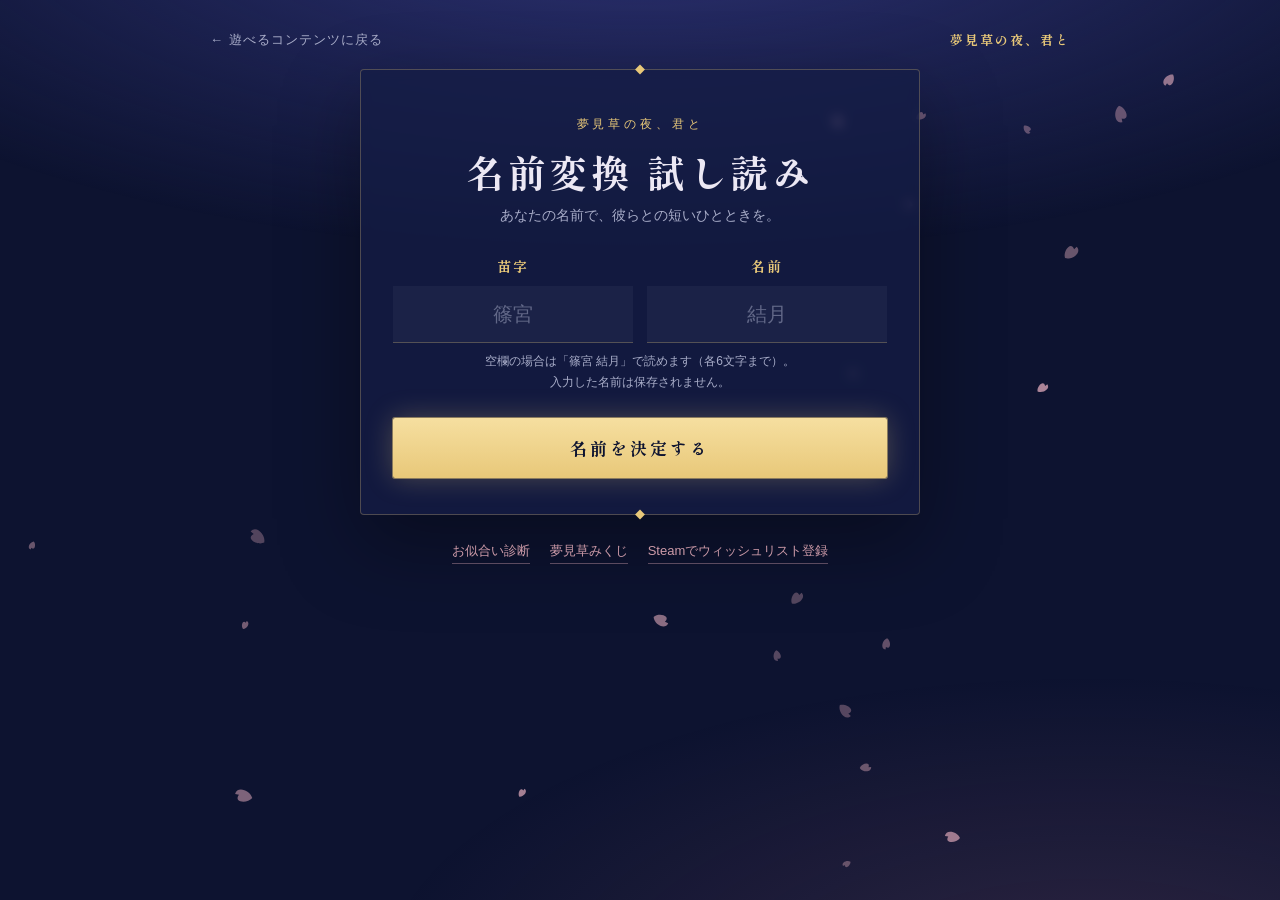
<file: tameshiyomi.html>
<!doctype html>
<html lang="ja">
<head>
<meta charset="utf-8">
<meta name="viewport" content="width=device-width, initial-scale=1">
<title>名前変換 試し読み｜夢見草の夜、君と 公式サイト</title>
<meta name="description" content="名前を入力すると、攻略キャラクター5人との短いシーンをあなたの名前で読める『夢見草の夜、君と』の試し読みです。">
<meta property="og:title" content="名前変換 試し読み｜夢見草の夜、君と 公式サイト">
<meta property="og:description" content="名前を入力すると、攻略キャラクター5人との短いシーンをあなたの名前で読める『夢見草の夜、君と』の試し読みです。">
<meta property="og:type" content="website">
<meta property="og:image" content="https://yumemigusanoyoru.github.io/yumemigusa/images/ogp.jpg">
<meta name="twitter:card" content="summary_large_image">
<link rel="icon" href="images/favicon.png?v=1">
<link rel="apple-touch-icon" href="images/favicon.png?v=1">
<link rel="preconnect" href="https://fonts.googleapis.com">
<link rel="preconnect" href="https://fonts.gstatic.com" crossorigin>
<link rel="stylesheet" href="https://fonts.googleapis.com/css2?family=Shippori+Mincho+B1:wght@500;700;800&family=Zen+Kaku+Gothic+New:wght@400;500;700&display=swap">
<style>
/* Layout: ノベルゲームの一画面。上に舞台（背景・立ち絵）、下端にテキストウィンドウと名前枠。タップで次へ */
:root {
  --night: #0d1330;
  --night-2: #151d45;
  --ink: #ece8f4;
  --ink-soft: #a9adc9;
  --sakura: #f1b6c6;
  --gold: #e8c879;
  --line: rgba(232, 200, 121, 0.28);
  --card: rgba(21, 29, 69, 0.74);
  --display: "Shippori Mincho B1", "Hiragino Mincho ProN", "Yu Mincho", serif;
  --body: "Zen Kaku Gothic New", "Hiragino Sans", "Yu Gothic", sans-serif;
  color-scheme: dark;
}
* { box-sizing: border-box; }
html, body { min-height: 100%; }
body {
  margin: 0; background: var(--night); color: var(--ink);
  font-family: var(--body); font-size: 15px; line-height: 1.8;
  padding-left: max(16px, env(safe-area-inset-left, 0px));
  padding-right: max(16px, env(safe-area-inset-right, 0px));
  padding-block: 24px 56px; overflow-x: hidden;
}
.aura { position: fixed; inset: 0; pointer-events: none; z-index: 0;
  background: radial-gradient(120% 65% at 50% -12%, #2f3478 0%, transparent 62%), radial-gradient(80% 50% at 85% 110%, rgba(217,132,156,0.16) 0%, transparent 70%); }
#petals { position: fixed; inset: 0; pointer-events: none; z-index: 1; }
main { position: relative; z-index: 2; max-width: 860px; margin: 0 auto; }

.site-back { display: flex; justify-content: space-between; align-items: center; gap: 12px; margin: 0 0 14px; font-size: 13px; }
.site-back a { color: var(--ink-soft); text-decoration: none; letter-spacing: 0.08em; padding: 4px 0; transition: color .2s; }
.site-back a:hover { color: var(--sakura); }
.site-back .logo { font-family: var(--display); font-weight: 700; color: var(--gold); letter-spacing: 0.15em; }

.card { position: relative; max-width: 560px; margin: 0 auto; background: var(--card); border: 1px solid var(--line); border-radius: 4px;
  padding: 44px 32px 36px; backdrop-filter: blur(6px); -webkit-backdrop-filter: blur(6px); box-shadow: 0 30px 80px rgba(0,0,0,0.35); }
.card.wide { max-width: 860px; }
.gem { position: absolute; left: 50%; width: 7px; height: 7px; background: var(--gold); transform: translateX(-50%) rotate(45deg); }
.gem.t { top: -4px; } .gem.b { bottom: -4px; }
.eyebrow { font-size: 12px; letter-spacing: 0.32em; color: var(--gold); text-align: center; margin: 0; }
h1 { font-family: var(--display); font-weight: 800; font-size: clamp(28px, 7.5vw, 38px); line-height: 1.35; text-align: center; margin: 10px 0 6px; letter-spacing: 0.1em; text-wrap: balance; }
.sub { text-align: center; color: var(--ink-soft); margin: 0 0 26px; font-size: 14px; }

.names { display: grid; grid-template-columns: 1fr 1fr; gap: 14px; margin: 0 0 8px; }
.field { display: grid; gap: 6px; }
.field label { font-family: var(--display); font-weight: 700; font-size: 14px; letter-spacing: 0.12em; text-align: center; color: var(--gold); }
.field input { font: inherit; font-family: var(--display); font-size: 20px; text-align: center; color: var(--ink); background: rgba(255,255,255,0.04);
  border: 0; border-bottom: 1px solid var(--line); padding: 10px 8px; width: 100%; border-radius: 0; }
.field input::placeholder { color: rgba(169,173,201,0.5); }
.field input:focus { outline: none; border-bottom-color: var(--sakura); background: rgba(241,182,198,0.06); }
.small { font-size: 12px; color: var(--ink-soft); text-align: center; margin: 4px 0 24px; }

.btn { display: block; width: 100%; font: inherit; font-family: var(--display); font-weight: 700; font-size: 17px; letter-spacing: 0.18em; cursor: pointer; text-align: center; text-decoration: none;
  color: var(--night); background: linear-gradient(180deg, #f6dfa0, var(--gold)); border: 0; border-radius: 2px; padding: 15px 20px;
  box-shadow: 0 0 0 1px rgba(232,200,121,0.5), 0 0 28px rgba(232,200,121,0.28); transition: transform .15s ease, box-shadow .2s ease; }
.btn:hover { transform: translateY(-1px); box-shadow: 0 0 0 1px rgba(232,200,121,0.7), 0 0 40px rgba(232,200,121,0.45); }
.btn.ghost { background: transparent; color: var(--ink); box-shadow: none; border: 1px solid var(--line); font-size: 15px; }
.btn.ghost:hover { border-color: var(--gold); }
button:focus-visible, a:focus-visible { outline: 2px solid var(--sakura); outline-offset: 3px; }

/* キャラ選択 */
.choose-head { text-align: center; margin: 0 0 18px; font-size: 14px; color: var(--ink-soft); }
.choose-head b { color: var(--ink); font-family: var(--display); font-size: 17px; font-weight: 700; }
.picks { display: grid; gap: 10px; }
.pick { display: grid; grid-template-columns: 56px 1fr auto; gap: 14px; align-items: center; text-align: left; font: inherit; color: var(--ink); cursor: pointer;
  background: rgba(255,255,255,0.03); border: 1px solid rgba(255,255,255,0.1); border-left: 3px solid var(--c); border-radius: 2px; padding: 10px 14px; transition: background .2s, border-color .2s; }
.pick:hover { background: color-mix(in srgb, var(--c) 12%, transparent); border-color: var(--c); }
.pick .thumb { aspect-ratio: 3/4; max-width: 100%; overflow: hidden; display: grid; place-items: center; border: 1px solid var(--c);
  background: radial-gradient(90% 70% at 50% 30%, color-mix(in srgb, var(--c) 50%, transparent), transparent 75%), var(--night-2); }
.pick .thumb img { width: 100%; height: 100%; object-fit: cover; object-position: top; }
.pick .thumb b, .portrait b { font-family: var(--display); font-weight: 800; text-shadow: 0 0 16px var(--c); }
.pick .thumb b { font-size: 22px; }
.pick .nm { font-family: var(--display); font-weight: 700; font-size: 17px; display: block; letter-spacing: 0.06em; }
.pick .sc { font-size: 12.5px; color: var(--ink-soft); }
.pick .go { color: var(--c); font-size: 13px; letter-spacing: 0.1em; white-space: nowrap; }
.back-link { display: block; margin: 18px auto 0; background: none; border: 0; color: var(--ink-soft); font: inherit; font-size: 13px; cursor: pointer; }
.back-link:hover { color: var(--ink); }

/* 舞台 */
.stage {
  position: relative; container-type: inline-size; aspect-ratio: 16 / 10; max-width: 100%; overflow: hidden; cursor: pointer; user-select: none; -webkit-user-select: none;
  border: 1px solid var(--line); background: var(--bg, var(--night-2)); background-size: cover; background-position: center;
  box-shadow: 0 30px 80px rgba(0,0,0,0.45);
}
.stage::after { content: ""; position: absolute; inset: 0; pointer-events: none; background: radial-gradient(120% 90% at 50% 40%, transparent 50%, rgba(0,0,0,0.45)); }
.scene-title { position: absolute; top: 14px; left: 18px; z-index: 3; font-family: var(--display); font-size: 13px; letter-spacing: 0.2em; color: var(--ink); opacity: .85;
  text-shadow: 0 1px 6px rgba(0,0,0,0.6); }
.counter { position: absolute; top: 14px; right: 18px; z-index: 3; font-size: 12px; color: var(--ink-soft); font-variant-numeric: tabular-nums; text-shadow: 0 1px 6px rgba(0,0,0,0.6); }
.portrait { position: absolute; left: 50%; bottom: 0; height: 92%; aspect-ratio: 3 / 4; transform: translateX(-50%); z-index: 1;
  display: grid; place-items: end center; transition: opacity .5s ease, filter .4s ease; opacity: 0; }
.portrait.on { opacity: 1; }
.portrait.dim { filter: brightness(.62) saturate(.8); }
.portrait img { width: 100%; height: 100%; object-fit: contain; object-position: bottom; }
.portrait b { font-size: clamp(80px, 18vw, 150px); align-self: center; color: var(--ink); opacity: .9; }

/* テキストウィンドウ：画像を9分割して伸縮させるので、スマホで文字が増えても飾りが崩れない */
.window { --s: calc(94cqw / 1395); position: absolute; left: 3%; right: 3%; bottom: 3%; z-index: 2; }
.window .frame {
  position: absolute; inset: 0; box-sizing: border-box; border-style: solid; border-color: transparent;
  border-width: calc(var(--s) * 115) calc(var(--s) * 95) calc(var(--s) * 208) calc(var(--s) * 240);
  border-image-source: url("tameshiyomi-img/window.png");
  border-image-slice: 115 95 208 240 fill;
  border-image-width: calc(var(--s) * 115) calc(var(--s) * 95) calc(var(--s) * 208) calc(var(--s) * 240);
  border-image-repeat: stretch;
  filter: drop-shadow(0 8px 18px rgba(0,0,0,0.35));
}
.window .inner { position: relative; min-height: calc(var(--s) * 338); padding: calc(var(--s) * 82) calc(var(--s) * 90) calc(var(--s) * 44) calc(var(--s) * 236); }
.nameplate {
  position: absolute; z-index: 1; left: calc(var(--s) * 140); top: calc(var(--s) * -45);
  width: calc(var(--s) * 455); height: calc(var(--s) * 108);
  background: url("tameshiyomi-img/nameplate.png") 0 0 / 100% 100% no-repeat;
  display: flex; align-items: center; justify-content: center;
  padding: calc(var(--s) * 6) calc(var(--s) * 130) 0 calc(var(--s) * 24);
  font-family: var(--display); font-weight: 700; letter-spacing: 0.14em; white-space: nowrap;
  font-size: clamp(11px, calc(var(--s) * 34), 20px);
  color: color-mix(in srgb, var(--np, #5a4a2a) 40%, #2a1f30);
}
.nameplate[hidden] { display: none; }
.text { margin: 0; font-family: var(--display); font-weight: 500; font-size: clamp(13.5px, calc(var(--s) * 31), 18.5px); line-height: 1.85; letter-spacing: 0.04em; color: var(--ink); text-shadow: 0 1px 2px rgba(0,0,0,0.5); }
.text.narr { color: #dcd8ea; }
.next { position: absolute; right: calc(var(--s) * 70 + 4px); bottom: calc(var(--s) * 40 + 4px); width: 9px; height: 9px; border-right: 2px solid var(--gold); border-bottom: 2px solid var(--gold);
  transform: rotate(45deg); animation: bob 1s ease-in-out infinite; opacity: 0; }
.next.show { opacity: 1; }
@keyframes bob { 0%,100% { translate: 0 -2px; } 50% { translate: 0 3px; } }

.end { position: absolute; inset: 0; z-index: 4; display: grid; place-items: center; text-align: center; padding: 20px;
  background: rgba(8, 11, 30, 0.82); animation: fade .8s ease both; cursor: default; }
.end p { margin: 0; }
.end .fin { font-family: var(--display); font-weight: 700; font-size: clamp(20px, 4.5vw, 28px); letter-spacing: 0.25em; }
.end .to { color: var(--ink-soft); font-size: 13px; margin: 8px 0 22px; }
.end .row { display: grid; gap: 10px; width: min(320px, 100%); margin: 0 auto; }
.end .btn { font-size: 15px; padding: 12px 16px; }
@keyframes fade { from { opacity: 0; } to { opacity: 1; } }

.controls { display: flex; flex-wrap: wrap; justify-content: center; gap: 8px 18px; margin-top: 14px; font-size: 13px; }
.controls button { background: none; border: 0; color: var(--ink-soft); font: inherit; cursor: pointer; padding: 4px 2px; }
.controls button:hover { color: var(--ink); }
.tip { text-align: center; font-size: 12px; color: var(--ink-soft); margin: 6px 0 0; }

.links { display: flex; justify-content: center; gap: 20px; flex-wrap: wrap; margin-top: 24px; font-size: 13px; }
.links a { color: var(--sakura); text-decoration: none; border-bottom: 1px solid rgba(241,182,198,0.4); }

@media (prefers-reduced-motion: reduce) { .next, .end { animation: none; } .portrait, .btn { transition: none; } }
@media (max-width: 600px) {
  .card { padding: 38px 18px 30px; }
  .stage { aspect-ratio: 3 / 4; }
  .portrait { height: 78%; bottom: 18%; }
  .names { gap: 10px; }
}
</style>
</head>
<body>

<div class="aura"></div>
<canvas id="petals" aria-hidden="true"></canvas>
<main>
  <nav class="site-back" aria-label="公式サイト">
    <a href="special.html#play">← 遊べるコンテンツに戻る</a>
    <a class="logo" href="index.html">夢見草の夜、君と</a>
  </nav>
  <div id="app"></div>
  <div class="links">
    <a href="shindan.html">お似合い診断</a>
    <a href="omikuji.html">夢見草みくじ</a>
    <a href="https://store.steampowered.com/app/4115570/" target="_blank" rel="noopener">Steamでウィッシュリスト登録</a>
  </div>
</main>

<script>
/* ============================================================
   設定（シーンの文章・画像はここを書き換えてください）
   本文の中の {姓} と {名} が、入力された名前に置き換わります
   who: ""（地の文）／ "me"（主人公）／ キャラのキー（genma など）
   ============================================================ */
const DEFAULT_SEI = "篠宮", DEFAULT_MEI = "結月";

const CHARS = {
  genma: { name: "弦真", full: "霧島 弦真", color: "#5fa486", image: "shindan-img/genma.png" },
  kosei: { name: "光成", full: "三嶋 光成", color: "#8b9fe0", image: "shindan-img/kosei.png" },
  shion: { name: "詩音", full: "有栖川 詩音", color: "#e8c56a", image: "shindan-img/shion.png" },
  ryoma: { name: "涼馬", full: "神尾 涼馬", color: "#d39662", image: "shindan-img/ryoma.png" },
  iori:  { name: "伊織", full: "鴻上 伊織", color: "#d65a68", image: "shindan-img/iori.png" }
};

/* bg：背景画像を使う場合は "url(images/bg/kosho.jpg) center / cover" のように書く */
const SCENES = {
  genma: { title: "夢見堂の灯り", bg: "radial-gradient(80% 70% at 30% 30%, #6b5a36 0%, transparent 60%), linear-gradient(180deg, #2e3a30, #121a2c)", lines: [
    ["", "夕暮れの路地裏。古い木の看板に「夢見堂」と書かれた古書店の扉を、そっと押し開ける。"],
    ["", "紙とインクの匂い。積み上げられた本の向こうで、眼鏡の男性が顔を上げた。"],
    ["genma", "「いらっしゃいませ。……おや、{名}さん。今日も来てくださったんですね」"],
    ["me", "「こんにちは、弦真さん。この前教えてもらった本、すごく面白かったです」"],
    ["genma", "「それは良かった。貴女なら、きっと気に入ってくださると思っていました」"],
    ["", "弦真さんは柔らかく微笑んで、棚から一冊の本を取り出す。"],
    ["genma", "「では、次はこちらを。……少し切ないお話ですが、最後はきっと、貴女を笑顔にしてくれますよ」"],
    ["", "差し出された本を受け取る時、指先がほんの少しだけ触れた。"],
    ["genma", "「ゆっくりしていってください。ここは、急ぐ人のための場所ではありませんから」"]
  ]},
  kosei: { title: "閉館前の図書館", bg: "radial-gradient(70% 60% at 75% 20%, #6d6aa3 0%, transparent 60%), linear-gradient(180deg, #2c3163, #141838)", lines: [
    ["", "閉館間際の大学図書館。レポートの資料を探して、高い棚の前で背伸びをする。"],
    ["", "あと少しで指が届く――そう思った時、横から伸びてきた手が、目当ての本をすっと抜き取った。"],
    ["kosei", "「……これか」"],
    ["me", "「三嶋先輩！ ありがとうございます」"],
    ["kosei", "「{姓}、こんな時間まで残ってたのか」"],
    ["kosei", "「……別に、責めてるわけじゃない。君が頑張ってるのは、知ってるから」"],
    ["", "先輩はそう言って、ふいっと目を逸らすと、もう一冊の本を重ねて差し出した。"],
    ["kosei", "「こっちも使える。……もう暗いし、駅まで送っていく。早く借りてこい」"]
  ]},
  shion: { title: "甘い香りのカフェ", bg: "radial-gradient(70% 60% at 25% 30%, #a0784a 0%, transparent 60%), linear-gradient(180deg, #4a3a30, #1d1a32)", lines: [
    ["", "大学からの帰り道。甘い香りに誘われて、小さなカフェの扉を開ける。"],
    ["shion", "「いらっしゃいませ！ ……あっ、{名}さん！ 来てくれたんですね！」"],
    ["me", "「こんにちは。今日もアルバイトなんだね」"],
    ["shion", "「はい！ ちょうど今日から新作のケーキが出たんです。僕のイチオシなんですよ」"],
    ["", "楽しそうにメニューを開いて、ひとつずつ指さしながら説明してくれる。"],
    ["shion", "「迷ったら、僕が案内しますね。あなたが笑顔になれる一皿、ちゃんと見つけますから！」"],
    ["me", "「じゃあ、詩音くんのおすすめでお願いしようかな」"],
    ["shion", "「任せてください！ ……えへへ、あなたに選んでもらえるの、なんだか嬉しいです」"]
  ]},
  ryoma: { title: "夕焼けの帰り道", bg: "radial-gradient(90% 60% at 50% 10%, #c4794e 0%, transparent 60%), linear-gradient(180deg, #5a3a40, #1f1a3d)", lines: [
    ["", "夕焼けに染まる商店街。大学からの帰り道を歩いていると、後ろから軽い足音が近づいてきた。"],
    ["ryoma", "「よっ、{名}。今帰りか？」"],
    ["me", "「涼馬！ びっくりした……」"],
    ["ryoma", "「はは、悪い悪い。お前の後ろ姿、遠くからでもすぐわかったからさ」"],
    ["", "涼馬は当たり前のように隣に並んで、こちらの歩幅に合わせて歩き出す。"],
    ["ryoma", "「こっちに戻ってきて、まだ慣れないことばっかだけど……お前がいると、なんか安心するんだよな」"],
    ["me", "「なにそれ。昔と全然変わってないね」"],
    ["ryoma", "「お前もな。……ほら、荷物貸せよ。家まで送ってく」"]
  ]},
  iori: { title: "夜桜の下で", bg: "radial-gradient(60% 50% at 70% 25%, #5a2236 0%, transparent 60%), linear-gradient(180deg, #1c1430, #07081a)", lines: [
    ["", "夜桜の舞う帰り道。ふと、誰かの視線を感じて足を止める。"],
    ["", "街灯の下に、長い髪を夜風に揺らした男性が立っていた。"],
    ["iori", "「──{名}」"],
    ["me", "「……え？ どうして、私の名前を……」"],
    ["iori", "「……ようやく見つけた」"],
    ["", "赤い瞳が、まっすぐにこちらを射抜く。逃げなきゃ、と思うのに、足が動かない。"],
    ["iori", "「怯えるな。お前を傷つけるつもりはない」"],
    ["iori", "「今はまだ、何も知らなくていい。……だが、もう二度と見失いはしない」"]
  ]}
};
const ORDER = ["genma", "kosei", "shion", "ryoma", "iori"];

/* ============================================================ */
const app = document.getElementById("app");
const reduce = window.matchMedia("(prefers-reduced-motion: reduce)").matches;
const esc = s => String(s).replace(/[&<>"]/g, c => ({"&":"&amp;","<":"&lt;",">":"&gt;",'"':"&quot;"}[c]));
let sei = "", mei = "";   // 名前は保存せず、毎回入力してもらう

const fill = t => t.replace(/\{姓\}/g, sei).replace(/\{名\}/g, mei);
function faceHTML(C) {
  const init = esc(C.name[0]);
  return C.image ? `<img src="${esc(C.image)}" alt="" onerror="this.replaceWith(Object.assign(document.createElement('b'),{textContent:'${init}'}))">` : `<b>${init}</b>`;
}

function renderTitle() {
  app.innerHTML = `
    <section class="card">
      <i class="gem t"></i><i class="gem b"></i>
      <p class="eyebrow">夢見草の夜、君と</p>
      <h1>名前変換 試し読み</h1>
      <p class="sub">あなたの名前で、彼らとの短いひとときを。</p>
      <form id="nameForm">
        <div class="names">
          <div class="field"><label for="sei">苗字</label><input id="sei" type="text" maxlength="6" autocomplete="off" placeholder="${DEFAULT_SEI}" value="${esc(sei)}"></div>
          <div class="field"><label for="mei">名前</label><input id="mei" type="text" maxlength="6" autocomplete="off" placeholder="${DEFAULT_MEI}" value="${esc(mei)}"></div>
        </div>
        <p class="small">空欄の場合は「${DEFAULT_SEI} ${DEFAULT_MEI}」で読めます（各6文字まで）。<br>入力した名前は保存されません。</p>
        <button class="btn" type="submit">名前を決定する</button>
      </form>
    </section>`;
  document.getElementById("nameForm").onsubmit = e => {
    e.preventDefault();
    sei = document.getElementById("sei").value.trim().slice(0, 6) || DEFAULT_SEI;
    mei = document.getElementById("mei").value.trim().slice(0, 6) || DEFAULT_MEI;
    renderChoose();
  };
}

function renderChoose() {
  app.innerHTML = `
    <section class="card">
      <i class="gem t"></i><i class="gem b"></i>
      <p class="eyebrow">CHOOSE A SCENE</p>
      <h1>誰と過ごしますか？</h1>
      <p class="choose-head"><b>${esc(sei)} ${esc(mei)}</b> さんとして読みます</p>
      <div class="picks">
        ${ORDER.map(k => { const C = CHARS[k]; return `
        <button class="pick" data-k="${k}" style="--c:${C.color}">
          <span class="thumb">${faceHTML(C)}</span>
          <span><span class="nm">${esc(C.full)}</span><span class="sc">「${esc(SCENES[k].title)}」</span></span>
          <span class="go">読む →</span>
        </button>`; }).join("")}
      </div>
      <button class="back-link" id="rename">← 名前を変える</button>
    </section>`;
  app.querySelectorAll(".pick").forEach(b => b.onclick = () => play(b.dataset.k));
  document.getElementById("rename").onclick = renderTitle;
}

let S = null;  // 再生中の状態
function play(key) {
  const sc = SCENES[key], C = CHARS[key];
  app.innerHTML = `
    <div class="stage" id="stage" style="--bg:${sc.bg}" tabindex="0" aria-label="シーン。タップ、またはEnterキーで次へ進みます">
      <p class="scene-title">${esc(sc.title)}</p>
      <p class="counter" id="counter"></p>
      <div class="portrait" id="portrait" style="--c:${C.color}">${faceHTML(C)}</div>
      <div class="window">
        <div class="frame"></div>
        <span class="nameplate" id="nameplate" hidden></span>
        <div class="inner"><p class="text" id="text" aria-live="polite"></p></div>
        <i class="next" id="next"></i>
      </div>
    </div>
    <div class="controls">
      <button id="prev">◀ ひとつ戻る</button>
      <button id="restart">最初から</button>
      <button id="toChoose">キャラ選択へ</button>
    </div>
    <p class="tip">画面をタップ（パソコンはクリックかEnterキー）で次へ進みます</p>`;
  S = { key, i: -1, typing: null, full: "" };
  const stage = document.getElementById("stage");
  stage.onclick = advance;
  stage.onkeydown = e => { if (e.key === "Enter" || e.key === " ") { e.preventDefault(); advance(); } };
  document.getElementById("prev").onclick = () => {
    stopTyping();
    const end = stage.querySelector(".end"); if (end) end.remove();
    const last = SCENES[key].lines.length - 1;
    if (S.i > last) S.i = last + 1;
    if (S.i > 0) { S.i -= 2; advance(true); }
  };
  document.getElementById("restart").onclick = () => play(key);
  document.getElementById("toChoose").onclick = () => { stopTyping(); renderChoose(); };
  stage.focus({ preventScroll: true });
  advance();
}

function stopTyping() { if (S && S.typing) { clearInterval(S.typing); S.typing = null; } }

function advance(instant) {
  const text = document.getElementById("text");
  if (!text) return;
  if (S.typing) { stopTyping(); text.textContent = S.full; document.getElementById("next").classList.add("show"); return; }
  const lines = SCENES[S.key].lines;
  S.i++;
  if (S.i >= lines.length) return showEnd();
  const [who, raw] = lines[S.i];
  const C = CHARS[S.key], plate = document.getElementById("nameplate"), por = document.getElementById("portrait");
  document.getElementById("counter").textContent = `${S.i + 1} / ${lines.length}`;
  document.getElementById("next").classList.remove("show");
  // 名前枠
  if (who === "") { plate.hidden = true; }
  else {
    plate.hidden = false;
    plate.textContent = who === "me" ? mei : CHARS[who].name;
    plate.style.setProperty("--np", who === "me" ? "#f1b6c6" : CHARS[who].color);
  }
  text.classList.toggle("narr", who === "");
  // 立ち絵：キャラが一度話したら表示し、他の人が話す間は少し暗くする
  const appeared = lines.slice(0, S.i + 1).some(l => l[0] === S.key);
  por.classList.toggle("on", appeared);
  por.classList.toggle("dim", appeared && who !== S.key);
  // 文字送り
  S.full = fill(raw);
  if (reduce || instant) { text.textContent = S.full; document.getElementById("next").classList.add("show"); return; }
  const chars = [...S.full]; let n = 0; text.textContent = "";
  S.typing = setInterval(() => {
    n++; text.textContent = chars.slice(0, n).join("");
    if (n >= chars.length) { stopTyping(); document.getElementById("next").classList.add("show"); }
  }, 38);
}

function showEnd() {
  const stage = document.getElementById("stage");
  if (stage.querySelector(".end")) return;
  const end = document.createElement("div");
  end.className = "end";
  end.innerHTML = `<div>
    <p class="fin">── 続きは本編で</p>
    <p class="to">『夢見草の夜、君と』鋭意制作中</p>
    <div class="row">
      <a class="btn" href="https://store.steampowered.com/app/4115570/" target="_blank" rel="noopener">Steamでウィッシュリスト登録</a>
      <button class="btn ghost" id="other">ほかのキャラのシーンを読む</button>
      <button class="btn ghost" id="again">もう一度読む</button>
    </div></div>`;
  end.onclick = e => e.stopPropagation();
  stage.appendChild(end);
  document.getElementById("other").onclick = renderChoose;
  document.getElementById("again").onclick = () => play(S.key);
}

renderTitle();

/* ---------- 舞い散る花びら ---------- */
(function () {
  if (reduce) return;
  const cv = document.getElementById("petals"), ctx = cv.getContext("2d");
  let W, H; const P = [];
  const dpr = Math.min(window.devicePixelRatio || 1, 2);
  function resize() { W = innerWidth; H = innerHeight; cv.width = W * dpr; cv.height = H * dpr; cv.style.width = W + "px"; cv.style.height = H + "px"; ctx.setTransform(dpr, 0, 0, dpr, 0, 0); }
  const petal = init => ({ x: Math.random() * W, y: init ? Math.random() * H : -20, r: 4 + Math.random() * 5, vy: 0.3 + Math.random() * 0.6, vx: -0.2 + Math.random() * 0.5, a: Math.random() * 6.28, va: (Math.random() - 0.5) * 0.03, sway: Math.random() * 6.28, o: 0.3 + Math.random() * 0.4 });
  resize(); addEventListener("resize", resize);
  const N = Math.round(Math.min(22, W / 34));
  for (let i = 0; i < N; i++) P.push(petal(true));
  (function loop() {
    ctx.clearRect(0, 0, W, H);
    P.forEach((p, i) => {
      p.sway += 0.012; p.x += p.vx + Math.sin(p.sway) * 0.35; p.y += p.vy; p.a += p.va;
      if (p.y > H + 20) P[i] = petal(false);
      ctx.save(); ctx.translate(p.x, p.y); ctx.rotate(p.a); ctx.globalAlpha = p.o; ctx.fillStyle = "#f1b6c6";
      ctx.beginPath(); ctx.moveTo(0, -p.r);
      ctx.bezierCurveTo(p.r, -p.r, p.r * 0.8, p.r * 0.6, 0, p.r);
      ctx.bezierCurveTo(-p.r * 0.8, p.r * 0.6, -p.r, -p.r, 0, -p.r * 0.55);
      ctx.fill(); ctx.restore();
    });
    requestAnimationFrame(loop);
  })();
})();
</script>

<!-- Cloudflare Web Analytics --><script type='module' src='https://static.cloudflareinsights.com/beacon.min.js' data-cf-beacon='{"token": "5b90241d184643a3bd6e7395674b8b5f"}'></script><!-- End Cloudflare Web Analytics -->
</body>
</html>
</file>
<file: css/style.css>
/* =========================================================
   夢見草の夜、君と 公式サイト 共通スタイル
   色を変えたいときは、下の :root の値だけ変えればOKです
   ========================================================= */
:root {
  --night-deep: #070b1f;     /* いちばん暗い夜空 */
  --night: #0d1433;          /* 背景の紺 */
  --night-soft: #18214a;     /* カードなどの紺 */
  --sakura: #f2b8cb;         /* 桜色 */
  --sakura-deep: #d97a9b;    /* 濃い桜色 */
  --gold: #e8c77a;           /* 金の光 */
  --gold-soft: rgba(232, 199, 122, 0.35);
  --text: #eef0fa;           /* 本文の文字色 */
  --text-sub: #aab2d6;       /* 補足の文字色 */
  --line: rgba(232, 199, 122, 0.28);

  --font-title: "Shippori Mincho", "Yu Mincho", serif;
  --font-body: "Zen Kaku Gothic New", "Yu Gothic", sans-serif;

  --header-h: 72px;
  --max-w: 1100px;
}

* { box-sizing: border-box; margin: 0; padding: 0; }

html { scroll-behavior: smooth; background: var(--night-deep); }

body {
  font-family: var(--font-body);
  color: var(--text);
  line-height: 1.9;
  letter-spacing: 0.04em;
  background:
    radial-gradient(ellipse at 20% 0%, rgba(217, 122, 155, 0.12), transparent 55%),
    radial-gradient(ellipse at 85% 30%, rgba(232, 199, 122, 0.08), transparent 50%),
    linear-gradient(180deg, var(--night-deep) 0%, var(--night) 45%, var(--night-deep) 100%);
  min-height: 100vh;
  overflow-x: hidden;
}

img { max-width: 100%; display: block; }
a { color: var(--sakura); text-decoration: none; transition: color .3s; }
a:hover { color: var(--gold); }

/* 舞う花びら・光の粒（js/main.js で描画） */
#petals {
  position: fixed;
  inset: 0;
  pointer-events: none;
  z-index: 1;
}

/* ---------- ヘッダー ---------- */
.site-header {
  position: fixed;
  top: 0; left: 0; right: 0;
  height: var(--header-h);
  z-index: 100;
  display: flex;
  align-items: center;
  justify-content: space-between;
  padding: 0 28px;
  background: linear-gradient(180deg, rgba(7, 11, 31, 0.92), rgba(7, 11, 31, 0.55));
  backdrop-filter: blur(6px);
  border-bottom: 1px solid var(--line);
}

.site-logo {
  font-family: var(--font-title);
  font-size: 1.15rem;
  color: var(--text);
  letter-spacing: 0.12em;
  white-space: nowrap;
}
.site-logo img { height: 44px; width: auto; }

.global-nav ul {
  display: flex;
  gap: 4px;
  list-style: none;
}
.global-nav a {
  display: block;
  padding: 8px 14px;
  font-family: var(--font-title);
  font-size: 0.95rem;
  color: var(--text);
  position: relative;
  text-align: center;
  line-height: 1.3;
}
.global-nav a small {
  display: block;
  font-family: var(--font-body);
  font-size: 0.6rem;
  letter-spacing: 0.2em;
  color: var(--gold);
  opacity: 0.8;
}
.global-nav a::after {
  content: "";
  position: absolute;
  left: 50%; bottom: 2px;
  width: 0; height: 1px;
  background: var(--gold);
  box-shadow: 0 0 6px var(--gold);
  transition: width .3s, left .3s;
}
.global-nav a:hover::after,
.global-nav a.is-current::after { width: 60%; left: 20%; }
.global-nav a.is-current { color: var(--sakura); }

/* スマホ用メニューボタン */
.menu-toggle {
  display: none;
  width: 44px; height: 44px;
  background: none;
  border: 1px solid var(--line);
  border-radius: 50%;
  cursor: pointer;
  position: relative;
}
.menu-toggle span {
  position: absolute;
  left: 12px; right: 12px;
  height: 1px;
  background: var(--gold);
  transition: transform .3s, opacity .3s;
}
.menu-toggle span:nth-child(1) { top: 15px; }
.menu-toggle span:nth-child(2) { top: 21px; }
.menu-toggle span:nth-child(3) { top: 27px; }
.menu-open .menu-toggle span:nth-child(1) { transform: translateY(6px) rotate(45deg); }
.menu-open .menu-toggle span:nth-child(2) { opacity: 0; }
.menu-open .menu-toggle span:nth-child(3) { transform: translateY(-6px) rotate(-45deg); }

/* ---------- 共通レイアウト ---------- */
main { position: relative; z-index: 2; }

.page-main { padding-top: calc(var(--header-h) + 40px); padding-bottom: 80px; }

.container {
  width: 100%;
  max-width: var(--max-w);
  margin: 0 auto;
  padding: 0 24px;
}

/* ページ見出し */
.page-title {
  text-align: center;
  margin-bottom: 56px;
}
.page-title h1 {
  font-family: var(--font-title);
  font-weight: 500;
  font-size: clamp(1.8rem, 4vw, 2.6rem);
  letter-spacing: 0.25em;
  color: var(--text);
  text-shadow: 0 0 18px rgba(242, 184, 203, 0.35);
}
.page-title .en {
  display: block;
  font-size: 0.8rem;
  letter-spacing: 0.4em;
  color: var(--gold);
  margin-top: 4px;
}
.page-title::after {
  content: "❀";
  display: block;
  margin-top: 14px;
  color: var(--sakura);
  font-size: 0.9rem;
  opacity: 0.8;
}

/* セクション見出し */
.section-title {
  font-family: var(--font-title);
  font-weight: 500;
  font-size: 1.5rem;
  letter-spacing: 0.2em;
  text-align: center;
  margin-bottom: 32px;
}
.section-title .en {
  display: block;
  font-size: 0.75rem;
  letter-spacing: 0.4em;
  color: var(--gold);
}

/* 枠付きの箱 */
.panel {
  background: linear-gradient(160deg, rgba(24, 33, 74, 0.75), rgba(13, 20, 51, 0.75));
  border: 1px solid var(--line);
  border-radius: 4px;
  padding: 40px;
  position: relative;
}
.panel::before,
.panel::after {
  content: "";
  position: absolute;
  width: 18px; height: 18px;
  border-color: var(--gold);
  border-style: solid;
  opacity: 0.7;
}
.panel::before { top: 8px; left: 8px; border-width: 1px 0 0 1px; }
.panel::after { bottom: 8px; right: 8px; border-width: 0 1px 1px 0; }

/* ボタン */
.btn {
  display: inline-block;
  padding: 12px 36px;
  border: 1px solid var(--gold);
  color: var(--text);
  font-family: var(--font-title);
  letter-spacing: 0.15em;
  background: rgba(232, 199, 122, 0.06);
  transition: background .3s, box-shadow .3s, color .3s;
}
.btn:hover {
  background: rgba(232, 199, 122, 0.18);
  box-shadow: 0 0 18px var(--gold-soft);
  color: var(--text);
}
.btn-sakura { border-color: var(--sakura); background: rgba(242, 184, 203, 0.08); }
.btn-sakura:hover { background: rgba(242, 184, 203, 0.2); box-shadow: 0 0 18px rgba(242, 184, 203, 0.4); }

/* 仮置きの画像枠（本物の画像に差し替えるまでの目印） */
.placeholder {
  display: flex;
  align-items: center;
  justify-content: center;
  text-align: center;
  color: var(--text-sub);
  font-size: 0.85rem;
  background:
    repeating-linear-gradient(45deg, rgba(255,255,255,0.03) 0 12px, transparent 12px 24px),
    linear-gradient(160deg, var(--night-soft), var(--night));
  border: 1px dashed var(--line);
}

/* スクロールでふわっと出る */
.fade-in { opacity: 0; transform: translateY(24px); transition: opacity 1s, transform 1s; }
.fade-in.is-visible { opacity: 1; transform: none; }

/* ---------- トップページ ---------- */
.hero {
  position: relative;
  height: 100vh;
  min-height: 560px;
  overflow: hidden;
}
.hero-visual {
  position: absolute;
  inset: 0;
}
.hero-visual img,
.hero-visual .placeholder {
  width: 100%; height: 100%;
  object-fit: cover;
  object-position: center top;
}
.hero::after {
  content: "";
  position: absolute;
  inset: 0;
  background: linear-gradient(180deg, transparent 55%, var(--night-deep) 100%);
}
.hero-logo {
  position: absolute;
  z-index: 2;
  left: 50%;
  bottom: 12%;
  transform: translateX(-50%);
  text-align: center;
  width: 90%;
}
.hero-logo h1 {
  font-family: var(--font-title);
  font-weight: 500;
  font-size: clamp(2rem, 6vw, 4rem);
  letter-spacing: 0.2em;
  text-shadow: 0 0 24px rgba(242, 184, 203, 0.6), 0 0 4px rgba(0,0,0,0.8);
}
.hero-logo p {
  font-family: var(--font-title);
  color: var(--gold);
  letter-spacing: 0.4em;
  margin-top: 4px;
}
.hero-logo img { max-width: 640px; margin: 0 auto; }

.top-info {
  padding: 80px 0;
  text-align: center;
}
.release-text {
  font-family: var(--font-title);
  font-size: 1.1rem;
  letter-spacing: 0.15em;
  margin-bottom: 8px;
}
.platform-text { color: var(--text-sub); font-size: 0.9rem; margin-bottom: 28px; }
.btn-row { display: flex; gap: 16px; justify-content: center; flex-wrap: wrap; }

.top-news { padding: 40px 0 80px; }
.top-banners {
  display: grid;
  grid-template-columns: repeat(auto-fit, minmax(260px, 1fr));
  gap: 24px;
  padding-bottom: 100px;
}
.top-banners a { display: block; aspect-ratio: 16 / 9; }
.top-banners a .placeholder { width: 100%; height: 100%; transition: box-shadow .3s; }
.top-banners a:hover .placeholder { box-shadow: 0 0 24px var(--gold-soft); }

/* ---------- ニュース ---------- */
.news-list { list-style: none; }
.news-list li {
  border-bottom: 1px solid var(--line);
}
.news-list a, .news-list .news-item {
  display: flex;
  gap: 24px;
  padding: 18px 8px;
  color: var(--text);
}
.news-list a:hover { background: rgba(242, 184, 203, 0.05); }
.news-date {
  font-family: var(--font-title);
  color: var(--gold);
  white-space: nowrap;
  min-width: 96px;
}
.news-tag {
  display: inline-block;
  font-size: 0.7rem;
  padding: 0 10px;
  border: 1px solid var(--sakura);
  color: var(--sakura);
  margin-right: 8px;
  vertical-align: middle;
}
.news-article { margin-bottom: 48px; }
.news-article h2 {
  font-family: var(--font-title);
  font-weight: 500;
  font-size: 1.25rem;
  margin: 6px 0 16px;
}
.news-article p + p { margin-top: 1em; }

/* ---------- ストーリー ---------- */
.story-visual { aspect-ratio: 16 / 9; margin-bottom: 48px; }
.story-visual img, .story-visual .placeholder { width: 100%; height: 100%; object-fit: cover; }
.story-text {
  font-family: var(--font-title);
  font-size: 1.05rem;
  line-height: 2.4;
  text-align: center;
}
.story-text p + p { margin-top: 2em; }
.story-text em { font-style: normal; color: var(--sakura); }

/* ---------- キャラクター ---------- */
.chara-tabs {
  display: flex;
  justify-content: center;
  flex-wrap: wrap;
  gap: 12px;
  margin-bottom: 48px;
}
.chara-tab {
  width: 96px;
  background: none;
  border: 1px solid var(--line);
  color: var(--text);
  font-family: var(--font-title);
  cursor: pointer;
  padding: 0 0 8px;
  transition: border-color .3s, box-shadow .3s;
}
.chara-tab .thumb { aspect-ratio: 1; width: 100%; margin-bottom: 6px; font-size: 0.65rem; }
.chara-tab .thumb img { width: 100%; height: 100%; object-fit: cover; }
.chara-tab.is-active,
.chara-tab:hover { border-color: var(--gold); box-shadow: 0 0 14px var(--gold-soft); }
.chara-tab.is-active { color: var(--sakura); }

.chara-detail { display: none; }
.chara-detail.is-active { display: grid; animation: charaIn .6s ease; }
@keyframes charaIn { from { opacity: 0; transform: translateX(20px); } to { opacity: 1; transform: none; } }

.chara-detail {
  grid-template-columns: 1fr 1.1fr;
  gap: 48px;
  align-items: center;
}
.chara-stand { aspect-ratio: 3 / 4; max-height: 720px; }
.chara-stand img, .chara-stand .placeholder { width: 100%; height: 100%; object-fit: contain; }
.chara-role {
  font-family: var(--font-title);
  color: var(--gold);
  letter-spacing: 0.3em;
  font-size: 0.85rem;
}
.chara-name {
  font-family: var(--font-title);
  font-weight: 500;
  font-size: clamp(2rem, 4vw, 2.8rem);
  letter-spacing: 0.2em;
  line-height: 1.4;
}
.chara-name .ruby {
  display: block;
  font-size: 0.85rem;
  letter-spacing: 0.3em;
  color: var(--sakura);
}
.chara-cv { color: var(--text-sub); font-size: 0.9rem; margin: 8px 0 20px; }
.chara-profile {
  display: grid;
  grid-template-columns: auto 1fr;
  gap: 4px 20px;
  font-size: 0.9rem;
  margin: 20px 0;
  padding: 16px 0;
  border-top: 1px solid var(--line);
  border-bottom: 1px solid var(--line);
}
.chara-profile dt { color: var(--gold); }
.chara-quote {
  font-family: var(--font-title);
  font-size: 1.1rem;
  color: var(--sakura);
  margin-top: 20px;
}

/* ---------- システム ---------- */
.system-list { display: grid; gap: 48px; }
.system-item {
  display: grid;
  grid-template-columns: 1.2fr 1fr;
  gap: 40px;
  align-items: center;
}
.system-item:nth-child(even) .system-shot { order: 2; }
.system-shot { aspect-ratio: 16 / 9; }
.system-shot img, .system-shot .placeholder { width: 100%; height: 100%; object-fit: cover; }
.system-item h3 {
  font-family: var(--font-title);
  font-weight: 500;
  font-size: 1.3rem;
  letter-spacing: 0.15em;
  margin-bottom: 12px;
  color: var(--sakura);
}
.spec-table { width: 100%; border-collapse: collapse; margin-top: 80px; }
.spec-table th, .spec-table td {
  padding: 14px 16px;
  border-bottom: 1px solid var(--line);
  text-align: left;
  font-size: 0.95rem;
}
.spec-table th { color: var(--gold); width: 30%; font-weight: normal; font-family: var(--font-title); }

/* ---------- スペシャル ---------- */
.special-section { margin-bottom: 80px; }
.movie-wrap { aspect-ratio: 16 / 9; }
.movie-wrap iframe, .movie-wrap .placeholder { width: 100%; height: 100%; border: 0; }
.movie-grid { display: grid; grid-template-columns: 1fr 1fr; gap: 24px; }
.movie-grid p { text-align: center; margin-top: 8px; font-family: var(--font-title); }
.wallpaper-grid {
  display: grid;
  grid-template-columns: repeat(auto-fit, minmax(240px, 1fr));
  gap: 24px;
}
.wallpaper-grid .thumb { aspect-ratio: 16 / 9; margin-bottom: 12px; }
.wallpaper-grid .links { display: flex; gap: 12px; justify-content: center; font-size: 0.85rem; }
.event-box h3 { font-family: var(--font-title); font-weight: 500; font-size: 1.3rem; margin-bottom: 12px; }

/* ---------- お問い合わせ ---------- */
.contact-box { max-width: 760px; margin: 0 auto; }
.contact-box p + p { margin-top: 1em; }
.contact-box ul { margin: 1em 0 1em 1.4em; }
.contact-way {
  margin-top: 32px;
  display: grid;
  gap: 16px;
}
.contact-way div {
  display: flex;
  gap: 16px;
  align-items: baseline;
  padding: 16px 20px;
  border: 1px solid var(--line);
}
.contact-way dt { color: var(--gold); font-family: var(--font-title); min-width: 120px; }

/* ---------- フッター ---------- */
.site-footer {
  position: relative;
  z-index: 2;
  text-align: center;
  padding: 48px 24px 32px;
  border-top: 1px solid var(--line);
  background: rgba(7, 11, 31, 0.8);
}
.footer-links {
  display: flex;
  gap: 24px;
  justify-content: center;
  flex-wrap: wrap;
  list-style: none;
  margin-bottom: 20px;
  font-size: 0.9rem;
}
.footer-circle { font-family: var(--font-title); letter-spacing: 0.2em; margin-bottom: 8px; }
.copyright { font-size: 0.75rem; color: var(--text-sub); }

/* ---------- スマホ・タブレット ---------- */
@media (max-width: 1100px) {
  .menu-toggle { display: block; }
  .global-nav {
    position: fixed;
    top: var(--header-h);
    left: 0; right: 0;
    height: calc(100vh - var(--header-h));
    background: rgba(7, 11, 31, 0.97);
    opacity: 0;
    visibility: hidden;
    transition: opacity .3s, visibility .3s;
    overflow-y: auto;
  }
  .menu-open .global-nav { opacity: 1; visibility: visible; }
  .global-nav ul { flex-direction: column; gap: 0; padding: 24px; }
  .global-nav a { padding: 18px; border-bottom: 1px solid var(--line); font-size: 1.1rem; }
  .global-nav a::after { display: none; }

  .chara-detail,
  .system-item { grid-template-columns: 1fr; gap: 24px; }
  .system-item:nth-child(even) .system-shot { order: 0; }
  .chara-stand { max-height: 480px; }
  .movie-grid { grid-template-columns: 1fr; }
}

@media (max-width: 600px) {
  :root { --header-h: 60px; }
  .site-header { padding: 0 16px; }
  .site-logo { font-size: 0.95rem; }
  .container { padding: 0 16px; }
  .panel { padding: 28px 20px; }
  .news-list a, .news-list .news-item { flex-direction: column; gap: 2px; }
  .chara-tab { width: 76px; }
  .contact-way div { flex-direction: column; gap: 4px; }
  .story-text { font-size: 0.95rem; text-align: left; }
  .hero { height: 80vh; }
}

/* 動きを減らす設定の人には、アニメーションを止める */
@media (prefers-reduced-motion: reduce) {
  * { animation: none !important; transition: none !important; }
  #petals { display: none; }
  .fade-in { opacity: 1; transform: none; }
}
.hero-logo img {
  filter: drop-shadow(0 0 12px rgba(7, 11, 31, 0.8));
}

/* ロゴが画面からはみ出さないように */
.hero-logo img {
  width: 100%;
  max-width: 640px;
}

/* キービジュアルの上がヘッダーに隠れないように */
.hero {
  margin-top: var(--header-h);
  height: calc(100vh - var(--header-h));
}
.hero-visual picture {
  display: block;
  width: 100%;
  height: 100%;
}

/* スマホではロゴを少し小さく、下寄せに */
@media (max-width: 600px) {
  .hero-logo {
    width: 85%;
    bottom: 5%;
  }
}
/* キャラアイコン：外枠をなくして、丸く光らせる */
.chara-tab,
.chara-tab:hover,
.chara-tab.is-active {
  border: none;
  box-shadow: none;
  padding: 0;
}
.chara-tab .thumb {
  margin-bottom: 8px;
}
.chara-tab .thumb img {
  filter: brightness(0.8);
  transition: filter .3s, transform .3s;
}

/* マウスを乗せたとき：桜色にふわっと光る */
.chara-tab:hover .thumb img {
  filter: brightness(1) drop-shadow(0 0 8px rgba(242, 184, 203, 0.8));
  transform: scale(1.05);
}

/* 選んでいるキャラ：金色にゆっくり明滅して光る */
.chara-tab.is-active .thumb img {
  filter: brightness(1.05) drop-shadow(0 0 10px rgba(232, 199, 122, 0.9));
  animation: iconGlow 2.4s ease-in-out infinite;
}
@keyframes iconGlow {
  0%, 100% { filter: brightness(1.05) drop-shadow(0 0 6px rgba(232, 199, 122, 0.7)); }
  50%      { filter: brightness(1.1)  drop-shadow(0 0 16px rgba(232, 199, 122, 1)); }
}
/* パソコン表示：ロゴを小さく、下寄せにして弦真に被らないように */
@media (min-width: 769px) {
  .hero-logo {
    bottom: 3%;
  }
  .hero-logo img {
    max-width: 440px;
  }
}
/* トップ：Steamストアページ公開中 */
.steam-open {
  font-family: var(--font-title);
  font-size: clamp(1.4rem, 3.5vw, 2.2rem);
  letter-spacing: 0.2em;
  color: var(--sakura);
  text-shadow: 0 0 16px rgba(242, 184, 203, 0.6), 0 0 32px rgba(232, 199, 122, 0.3);
  margin: 4px 0 12px;
}
/* トップ：キャッチコピー（縦書き） */
.hero-catch {
  position: absolute;
  z-index: 3;
  top: 1.8vw;                 /* 上からの位置 */
  writing-mode: vertical-rl;  /* 縦書き */
  font-family: var(--font-title);
  font-weight: 600;
    font-size: 1.85vw;          /* 文字の大きさ */
  white-space: nowrap;        /* 折り返さない */
  letter-spacing: 0.12em;
  line-height: 1;
  color: #fff;
  text-shadow: 0 0 10px rgba(90, 50, 140, 0.9), 0 0 3px rgba(40, 20, 70, 0.8);
  opacity: 0;
  animation: catchIn 2s ease 0.5s forwards;
}
.hero-catch-left  { left: 9.6%; }                          /* 左のコピーの位置 */
.hero-catch-right { right: 9.7%; animation-delay: 1.2s; font-size: 1.7vw; }  /* 右のコピーの位置と大きさ */

/* ページを開くと、左→右の順にふわっと浮かび上がる */
@keyframes catchIn {
  from { opacity: 0; transform: translateY(-12px); }
  to   { opacity: 1; transform: none; }
}

/* スマホ（縦長のキービジュアル）での位置と大きさ */
@media (max-width: 768px) {
  .hero-catch {
    font-size: 4.2vw;
    top: 2vw;
    text-shadow: 0 0 6px rgba(40, 20, 70, 0.95), 0 0 12px rgba(90, 50, 140, 0.9);
  }
  .hero-catch-left  { left: 1.5%; }
  .hero-catch-right { right: 1.5%; font-size: 4vw; }
}

/* 動きを減らす設定の人には、最初から表示 */
@media (prefers-reduced-motion: reduce) {
  .hero-catch { opacity: 1; }
}
/* iPhoneでも、キービジュアルとロゴが1画面に収まるように */
.hero {
  height: calc(100vh - var(--header-h));
  height: calc(100svh - var(--header-h));
}
/* トップ：SNSリンク */
.sns-links {
  display: flex;
  justify-content: center;
  flex-wrap: wrap;
  gap: 24px 56px;
  margin-top: 48px;
}
.sns-label {
  font-family: var(--font-title);
  font-size: 0.8rem;
  letter-spacing: 0.2em;
  color: var(--gold);
  margin-bottom: 10px;
}
.sns-btns {
  display: flex;
  justify-content: center;
  flex-wrap: wrap;
  gap: 10px;
}
.sns-btn {
  min-width: 100px;
  padding: 6px 18px;
  border: 1px solid var(--line);
  border-radius: 999px;
  font-size: 0.85rem;
  letter-spacing: 0.1em;
  color: var(--text);
  background: rgba(24, 33, 74, 0.5);
  transition: border-color .3s, color .3s, box-shadow .3s;
}
.sns-btn:hover {
  border-color: var(--sakura);
  color: var(--sakura);
  box-shadow: 0 0 12px rgba(242, 184, 203, 0.4);
}
/* キャッチコピー：薄紫のドロップシャドウ */
.hero-catch {
  text-shadow:
    0.05em 0.05em 4px rgba(201, 179, 240, 0.9),
    0 0 10px rgba(90, 50, 140, 0.9),
    0 0 3px rgba(40, 20, 70, 0.8);
}
@media (max-width: 768px) {
  .hero-catch {
    text-shadow:
      0.08em 0.08em 2px rgba(220, 180, 235, 0.9),
      0 0 6px rgba(40, 20, 70, 0.95),
      0 0 12px rgba(90, 50, 140, 0.9);
  }
}
/* ページ見出しの両側に、光る蝶 */
.page-title h1 {
  display: inline-flex;
  align-items: center;
  gap: 0.45em;
}
.page-title h1::before,
.page-title h1::after {
  content: "";
  flex: none;
  width: 1.3em;
  height: 0.98em;
  background: url("data:image/svg+xml,%3Csvg xmlns='http://www.w3.org/2000/svg' viewBox='0 0 80 60'%3E %3Cg fill='%23cfe0ff' fill-opacity='.5' stroke='%23ffffff' stroke-width='1.6' stroke-linejoin='round'%3E %3Cpath d='M39 25C33 13 20 3 9 3C2 3 1 10 4 15C9 23 22 28 39 29Z'/%3E %3Cpath d='M39 31C30 31 19 35 17 43C15 51 23 56 29 51C34 47 37 39 39 31Z'/%3E %3Cpath d='M41 25C47 13 60 3 71 3C78 3 79 10 76 15C71 23 58 28 41 29Z'/%3E %3Cpath d='M41 31C50 31 61 35 63 43C65 51 57 56 51 51C46 47 43 39 41 31Z'/%3E %3C/g%3E %3Cg fill='none' stroke='%23ffffff' stroke-width='1' stroke-opacity='.75' stroke-linecap='round'%3E %3Cpath d='M38 26C30 18 20 11 11 8'/%3E%3Cpath d='M38 27C29 23 19 20 9 17'/%3E %3Cpath d='M42 26C50 18 60 11 69 8'/%3E%3Cpath d='M42 27C51 23 61 20 71 17'/%3E %3Cpath d='M38 33C33 38 28 43 24 49'/%3E%3Cpath d='M42 33C47 38 52 43 56 49'/%3E %3Cpath d='M39 21C37 14 33 9 28 7'/%3E%3Cpath d='M41 21C43 14 47 9 52 7'/%3E %3C/g%3E %3Ccircle cx='28' cy='7' r='1.6' fill='%23ffffff'/%3E%3Ccircle cx='52' cy='7' r='1.6' fill='%23ffffff'/%3E %3Cpath d='M40 20C41.8 20 41.8 42 40 46C38.2 42 38.2 20 40 20Z' fill='%23ffffff'/%3E %3C/svg%3E") center / contain no-repeat;
  filter: drop-shadow(0 0 4px rgba(150, 185, 255, 0.95)) drop-shadow(0 0 10px rgba(120, 150, 255, 0.6));
  animation: titleButterfly 3.2s ease-in-out infinite;
}
.page-title h1::before { --tilt: -12deg; }
.page-title h1::after  { --tilt: 12deg; margin-left: -0.25em; animation-delay: -1.6s; }

/* ゆっくり羽ばたきながら、ふわふわ浮かぶ */
@keyframes titleButterfly {
  0%, 100% { transform: translateY(0) rotate(var(--tilt)) scaleX(1); }
  25%      { transform: translateY(-3px) rotate(var(--tilt)) scaleX(0.55); }
  50%      { transform: translateY(-5px) rotate(var(--tilt)) scaleX(1); }
  75%      { transform: translateY(-2px) rotate(var(--tilt)) scaleX(0.7); }
}
/* トップ：タイトルロゴがふわっと浮かび上がる */
.hero-logo img {
  animation: logoRise 2.4s cubic-bezier(0.22, 1, 0.36, 1) 0.3s both;
}
@keyframes logoRise {
  0% {
    opacity: 0;
    transform: translateY(24px) scale(0.97);
  }
  60% {
    opacity: 1;
  }
  100% {
    opacity: 1;
    transform: none;
  }
}

/* マウスがある端末だけ、マウスを乗せたときに光る */
@media (hover: hover) {
  .chara-tab:hover .thumb img {
    transform: scale(1.05) translateZ(0);
  }
}
/* お問い合わせ：よくある質問 */
.faq {
  max-width: 760px;
  margin: 80px auto 0;
}
.faq-item {
  border-bottom: 1px solid var(--line);
}
.faq-item:first-of-type {
  border-top: 1px solid var(--line);
}
.faq-item summary {
  position: relative;
  list-style: none;
  cursor: pointer;
  padding: 20px 48px 20px 44px;
  font-family: var(--font-title);
  font-size: 1.02rem;
  letter-spacing: 0.08em;
  transition: color .3s, background .3s;
  -webkit-tap-highlight-color: transparent;
}
.faq-item summary::-webkit-details-marker { display: none; }
.faq-item summary::before {
  content: "Q";
  position: absolute;
  left: 10px;
  top: 18px;
  font-size: 1.15rem;
  color: var(--gold);
}
.faq-item summary::after {
  content: "";
  position: absolute;
  right: 18px;
  top: 50%;
  width: 9px;
  height: 9px;
  border-right: 1px solid var(--gold);
  border-bottom: 1px solid var(--gold);
  transform: translateY(-70%) rotate(45deg);
  transition: transform .3s;
}
.faq-item[open] summary::after {
  transform: translateY(-30%) rotate(-135deg);
}
.faq-item summary:hover,
.faq-item[open] summary {
  color: var(--sakura);
}
.faq-answer {
  position: relative;
  padding: 0 20px 22px 44px;
  color: var(--text);
  animation: faqOpen .4s ease;
}
.faq-answer::before {
  content: "A";
  position: absolute;
  left: 10px;
  top: 0;
  font-family: var(--font-title);
  font-size: 1.15rem;
  color: var(--sakura);
}
@keyframes faqOpen {
  from { opacity: 0; transform: translateY(-6px); }
  to   { opacity: 1; transform: none; }
}
@media (max-width: 600px) {
  .faq-item summary { font-size: 0.95rem; padding: 18px 40px 18px 36px; }
  .faq-item summary::before { left: 6px; top: 16px; }
  .faq-answer { padding: 0 12px 20px 36px; }
  .faq-answer::before { left: 6px; }
}
/* スペシャル：壁紙 */
.wallpaper-grid {
  max-width: 720px;
  margin: 0 auto;
}
.wallpaper-grid .thumb {
  overflow: hidden;
  border: 1px solid var(--line);
}
.wallpaper-grid .thumb img {
  width: 100%;
  height: 100%;
  object-fit: cover;
}
.wallpaper-title {
  text-align: center;
  font-family: var(--font-title);
  letter-spacing: 0.15em;
  margin-bottom: 10px;
}
.wallpaper-grid .links a {
  display: inline-block;
  padding: 6px 22px;
  border: 1px solid var(--line);
  border-radius: 999px;
  color: var(--text);
  transition: border-color .3s, color .3s, box-shadow .3s;
}
.wallpaper-grid .links a:hover {
  border-color: var(--sakura);
  color: var(--sakura);
  box-shadow: 0 0 12px rgba(242, 184, 203, 0.4);
}
.wallpaper-note {
  margin-top: 24px;
  text-align: center;
  font-size: 0.85rem;
  color: var(--text-sub);
}
/* ページ内の目次 */
.page-toc {
  display: flex;
  justify-content: center;
  flex-wrap: wrap;
  gap: 10px 12px;
  max-width: 820px;
  margin: -24px auto 64px;
}
.page-toc a {
  padding: 8px 22px;
  border: 1px solid var(--line);
  border-radius: 999px;
  background: rgba(24, 33, 74, 0.5);
  color: var(--text);
  font-family: var(--font-title);
  font-size: 0.95rem;
  letter-spacing: 0.12em;
  transition: border-color .3s, color .3s, box-shadow .3s;
  -webkit-tap-highlight-color: transparent;
}
.page-toc a:hover {
  border-color: var(--gold);
  color: var(--gold);
  box-shadow: 0 0 12px var(--gold-soft);
}

/* 飛んだ先の見出しが、上のメニューに隠れないように */
.special-section {
  scroll-margin-top: calc(var(--header-h) + 24px);
}

@media (max-width: 600px) {
  .page-toc { gap: 8px; margin-bottom: 48px; }
  .page-toc a { padding: 6px 16px; font-size: 0.85rem; }
}
/* 見出し（class="section-title" の h2）の両側に、夢見草（桜）のアイコン
   トップのニュース・スペシャル・用語集・お問い合わせのよくある質問など、全ページの見出しに付きます */
h2.section-title {
  display: flex;
  flex-wrap: wrap;
  justify-content: center;
  align-items: center;
  column-gap: 0.55em;
}
h2.section-title::before,
h2.section-title::after {
  content: "";
  width: 1.05em;
  height: 1.05em;
  background: url("data:image/svg+xml,%3Csvg xmlns='http://www.w3.org/2000/svg' viewBox='0 0 64 64'%3E%3Cdefs%3E%3CradialGradient id='g' cx='32' cy='32' r='28' gradientUnits='userSpaceOnUse'%3E%3Cstop offset='0' stop-color='%23fff6fa'/%3E%3Cstop offset='.55' stop-color='%23f6c6d6'/%3E%3Cstop offset='1' stop-color='%23e58fae'/%3E%3C/radialGradient%3E%3C/defs%3E%3Cg fill='url(%23g)' stroke='%23fff' stroke-opacity='.7' stroke-width='.8' stroke-linejoin='round'%3E%3Cpath transform='rotate(0 32 32)' d='M32 31 C24 24 21 13 26 6 L29.5 9.5 L32 4 L34.5 9.5 L38 6 C43 13 40 24 32 31Z'/%3E%3Cpath transform='rotate(72 32 32)' d='M32 31 C24 24 21 13 26 6 L29.5 9.5 L32 4 L34.5 9.5 L38 6 C43 13 40 24 32 31Z'/%3E%3Cpath transform='rotate(144 32 32)' d='M32 31 C24 24 21 13 26 6 L29.5 9.5 L32 4 L34.5 9.5 L38 6 C43 13 40 24 32 31Z'/%3E%3Cpath transform='rotate(216 32 32)' d='M32 31 C24 24 21 13 26 6 L29.5 9.5 L32 4 L34.5 9.5 L38 6 C43 13 40 24 32 31Z'/%3E%3Cpath transform='rotate(288 32 32)' d='M32 31 C24 24 21 13 26 6 L29.5 9.5 L32 4 L34.5 9.5 L38 6 C43 13 40 24 32 31Z'/%3E%3C/g%3E%3Cg fill='%23e8c77a'%3E%3Ccircle cx='32.0' cy='23.0' r='1.4'/%3E%3Ccircle cx='40.6' cy='29.2' r='1.4'/%3E%3Ccircle cx='37.3' cy='39.3' r='1.4'/%3E%3Ccircle cx='26.7' cy='39.3' r='1.4'/%3E%3Ccircle cx='23.4' cy='29.2' r='1.4'/%3E%3C/g%3E%3Ccircle cx='32' cy='32' r='3.2' fill='%23f3d993'/%3E%3C/svg%3E") center / contain no-repeat;
  filter: drop-shadow(0 0 5px rgba(242, 184, 203, 0.75));
  animation: sakuraSway 6s ease-in-out infinite;
}
h2.section-title::before { order: -1; }
h2.section-title::after  { order: 1; animation-delay: -3s; }
h2.section-title .en { order: 2; flex-basis: 100%; }

/* ゆっくり回りながら、ふわっと揺れる */
@keyframes sakuraSway {
  0%, 100% { transform: rotate(-12deg) scale(1); }
  50%      { transform: rotate(12deg) scale(1.08); }
}
</file>
